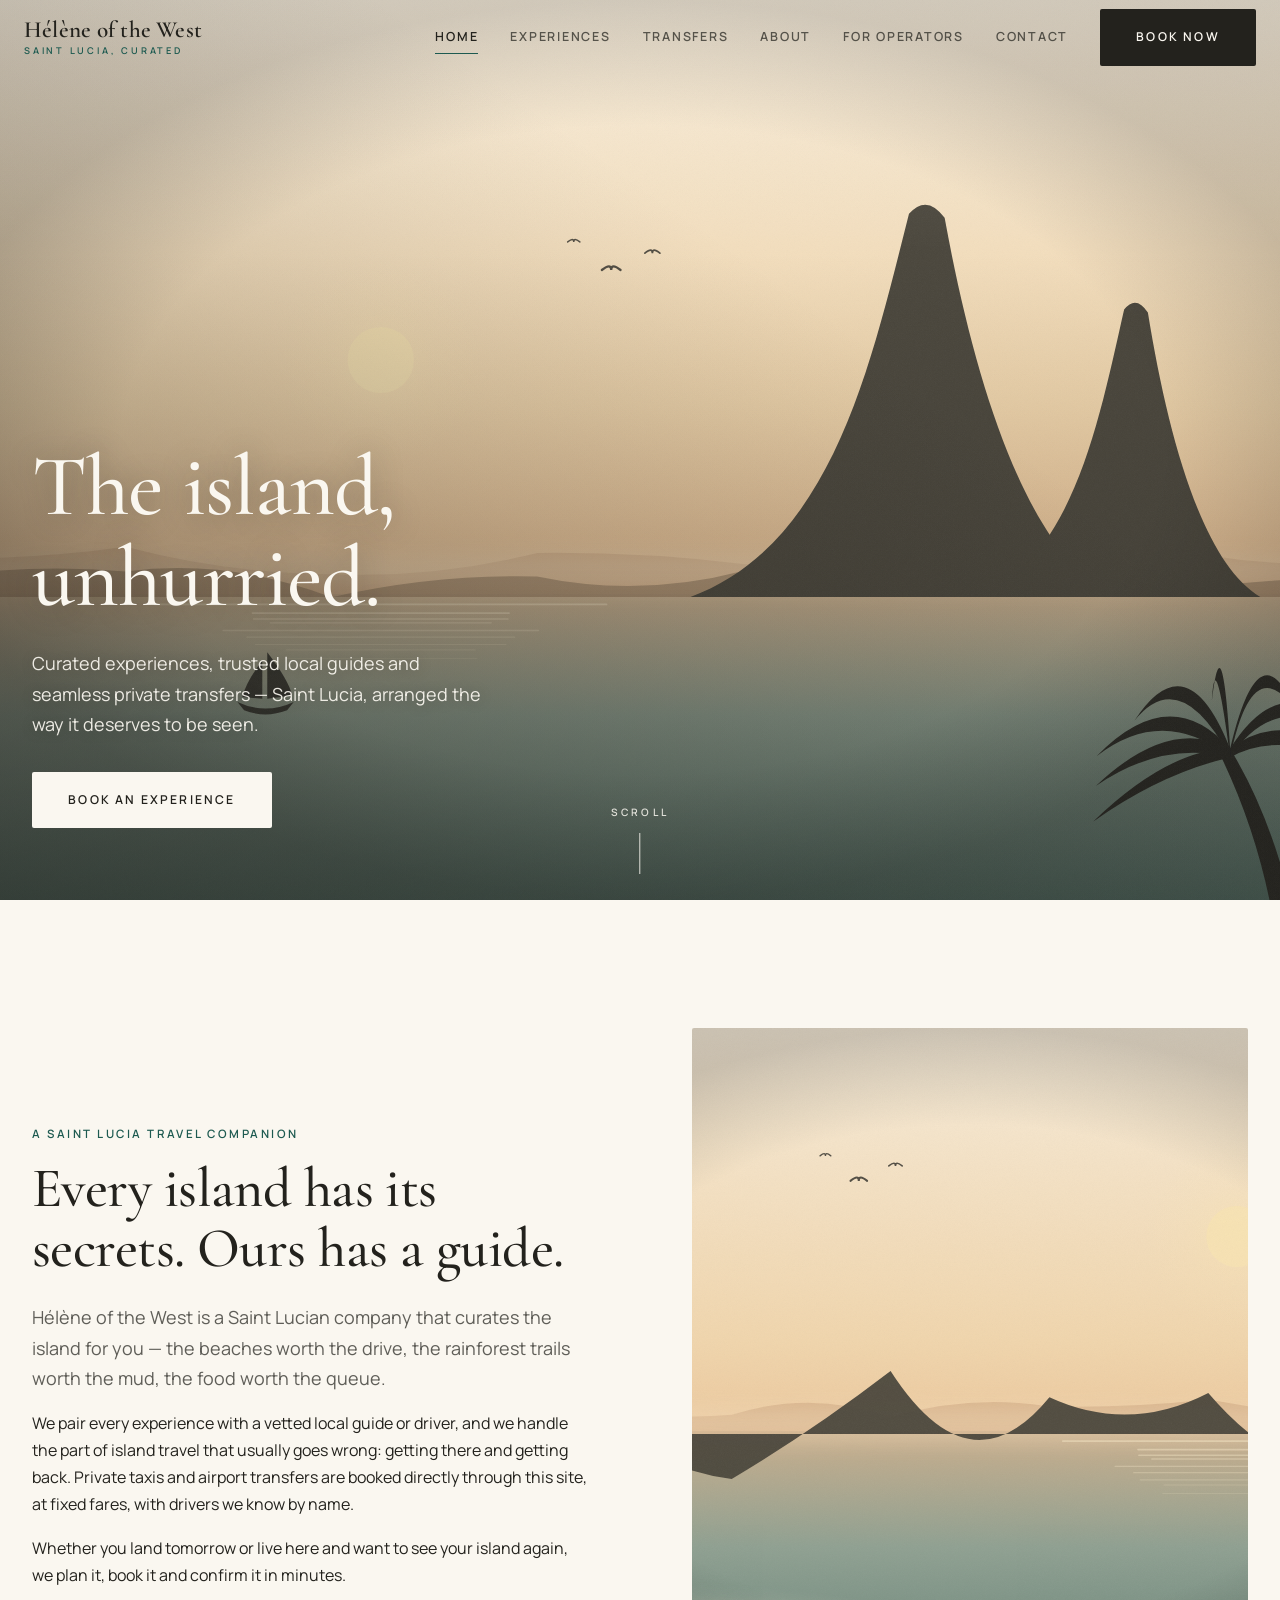
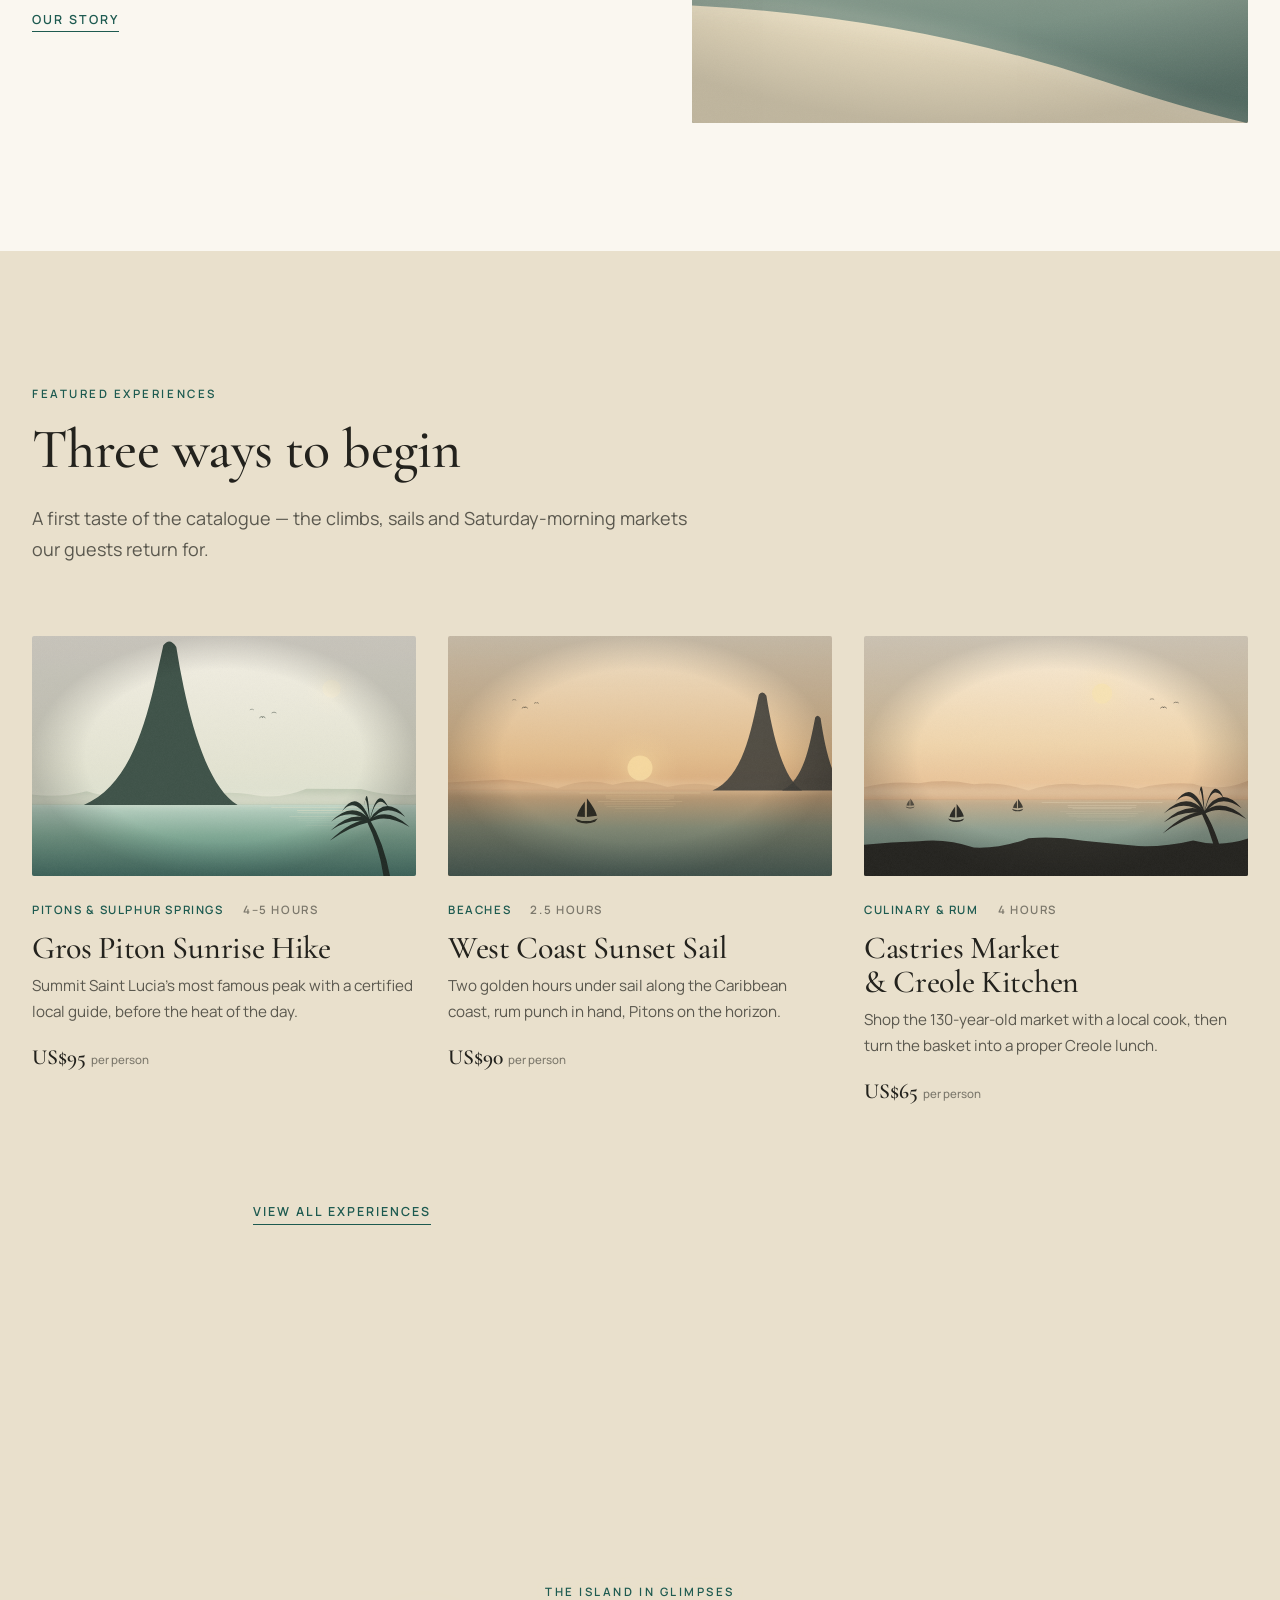
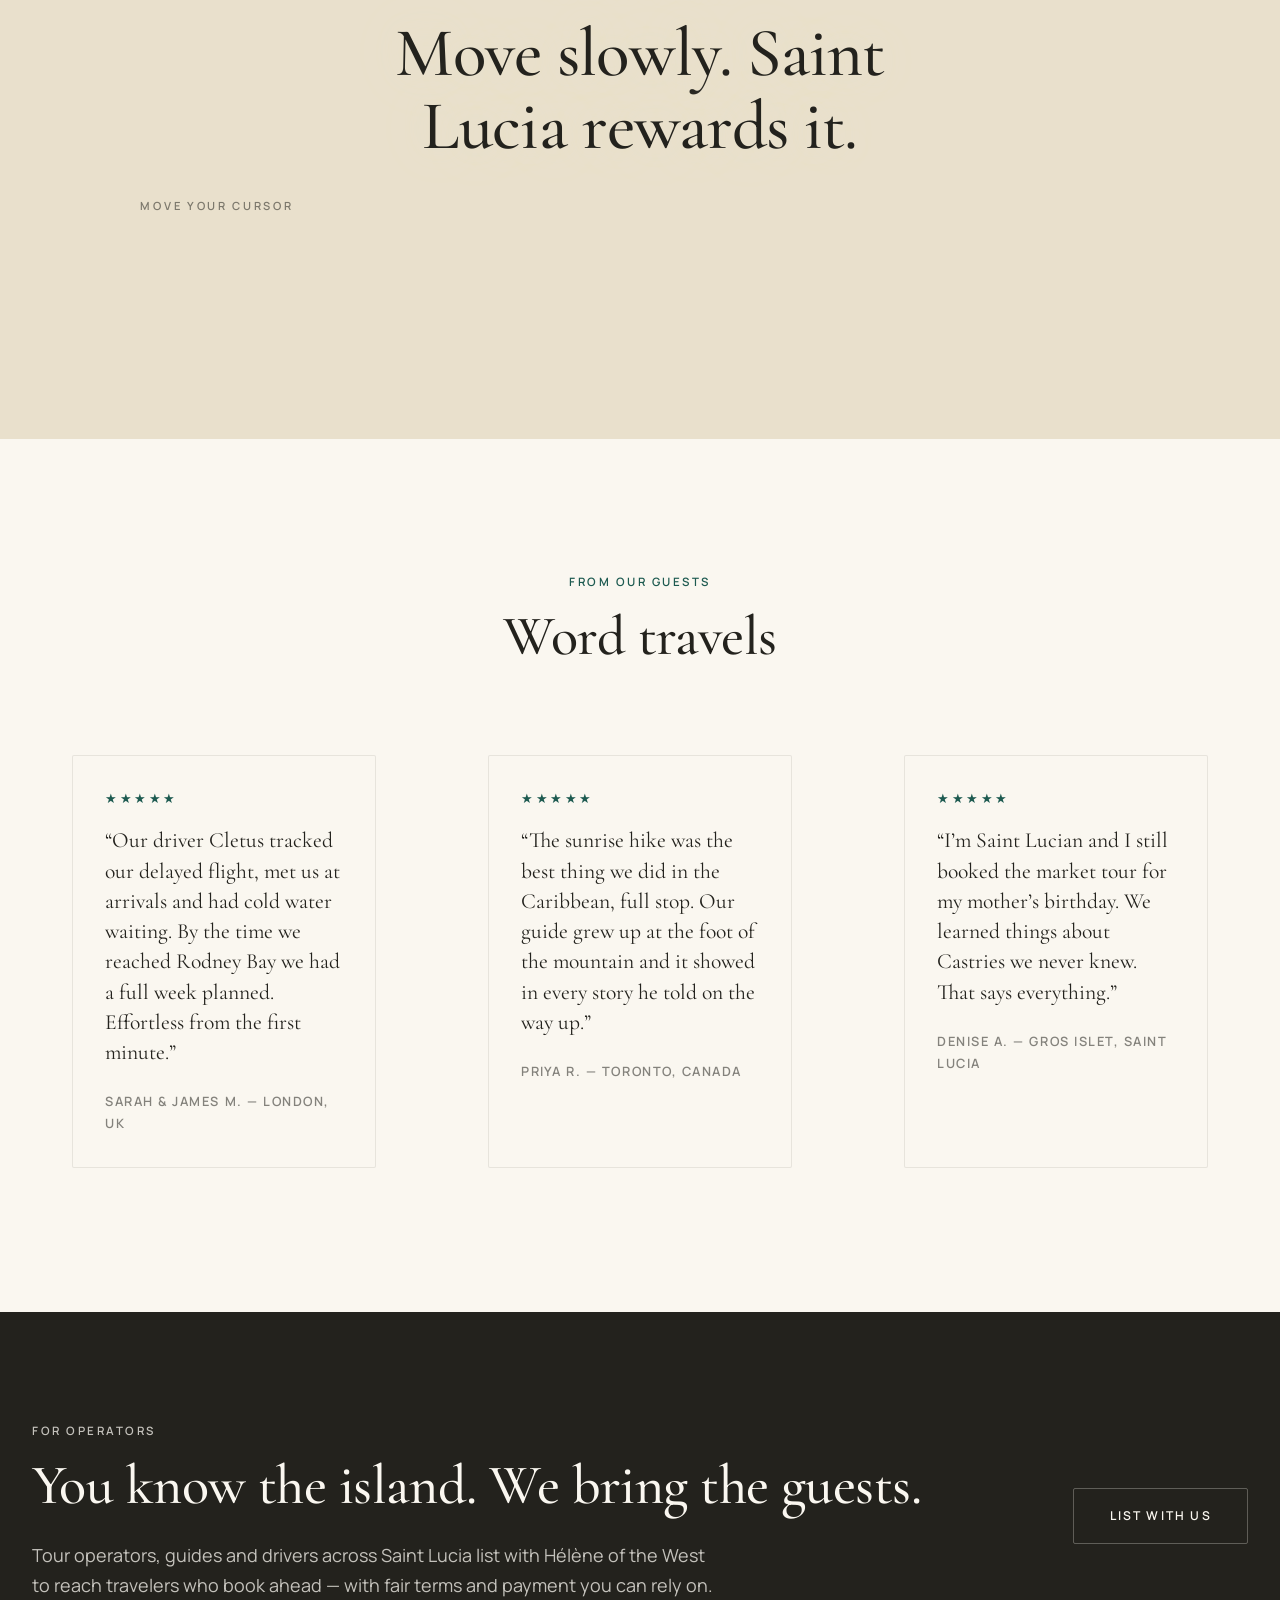
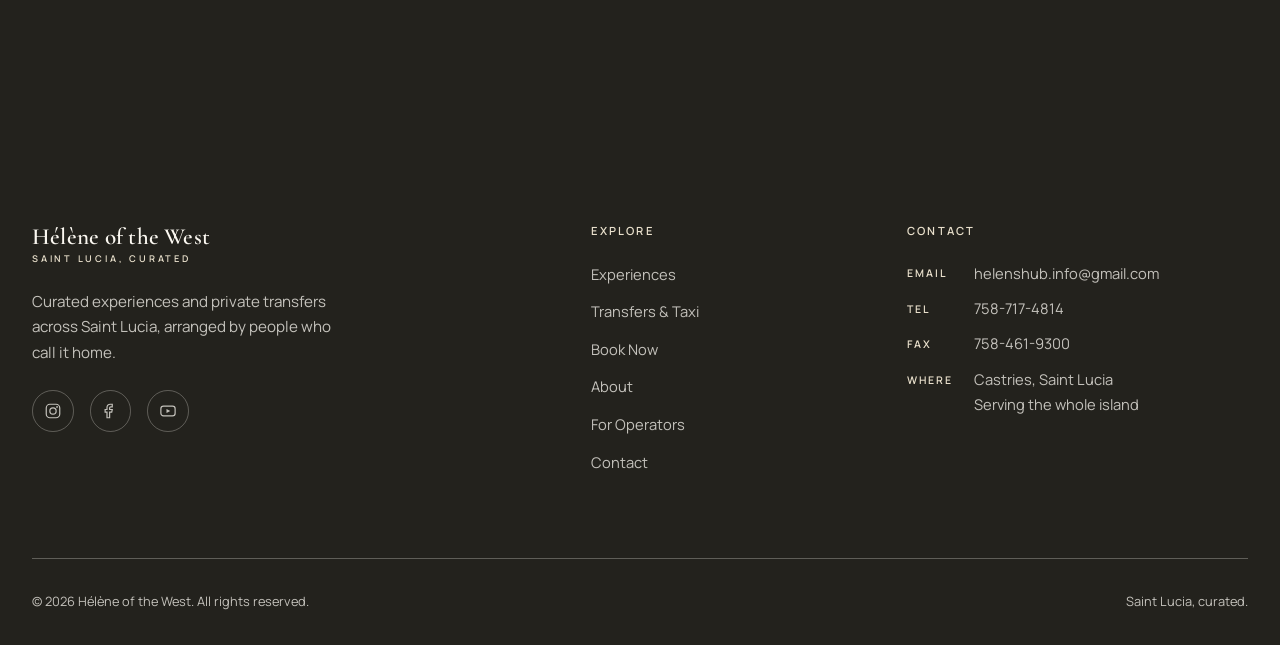
<file: index.html>
<!DOCTYPE html>
<html lang="en">
<head>
  <meta charset="UTF-8">
  <meta name="viewport" content="width=device-width, initial-scale=1">
  <title>Hélène of the West — Saint Lucia, curated</title>
  <meta name="description" content="Curated Saint Lucia experiences, trusted local guides and seamless private transfers. Beaches, rainforest, the Pitons and more — booked in minutes.">
  <link rel="icon" href="data:image/svg+xml,%3Csvg xmlns='http://www.w3.org/2000/svg' viewBox='0 0 32 32'%3E%3Crect width='32' height='32' fill='%2323221d'/%3E%3Cpath d='M6 26 L14 8 L20 26 M17 26 L23 13 L28 26' fill='none' stroke='%23faf7f0' stroke-width='2'/%3E%3C/svg%3E">
  <link rel="stylesheet" href="css/styles.css">
</head>
<body class="has-hero">
  <a class="skip-link" href="#main">Skip to content</a>

  <header class="site-header site-header--overlay">
    <div class="container container--wide">
      <a class="brand" href="index.html">Hélène of the West<small>Saint Lucia, curated</small></a>
      <button class="nav-toggle" aria-expanded="false" aria-controls="site-nav" aria-label="Open menu">
        <span></span><span></span><span></span>
      </button>
      <nav id="site-nav" class="site-nav" aria-label="Primary">
        <a href="index.html" aria-current="page">Home</a>
        <a href="experiences.html">Experiences</a>
        <a href="transfers.html">Transfers</a>
        <a href="about.html">About</a>
        <a href="operators.html">For Operators</a>
        <a href="contact.html">Contact</a>
        <a class="btn btn-primary" href="booking.html">Book Now</a>
      </nav>
    </div>
  </header>

  <main id="main">

    <!-- ============================================================ Hero -->
    <section class="hero" aria-label="Welcome">
      <div class="hero-media">
        <img src="assets/img/hero-pitons.svg" alt="The twin Pitons rising over a calm Caribbean bay at first light, a lone sailboat crossing the water" fetchpriority="high">
      </div>
      <div class="container hero-inner">
        <h1>The island, unhurried.</h1>
        <p class="lede">Curated experiences, trusted local guides and seamless private transfers — Saint Lucia, arranged the way it deserves to be seen.</p>
        <a class="btn btn-light" href="booking.html">Book an Experience</a>
      </div>
      <a class="scroll-cue" href="#intro">Scroll</a>
    </section>

    <!-- =================================================== Introduction -->
    <section class="section" id="intro">
      <div class="container">
        <div class="split">
          <div class="reveal">
            <p class="eyebrow">A Saint Lucia travel companion</p>
            <h2>Every island has its secrets. Ours has a guide.</h2>
            <p class="lede">Hélène of the West is a Saint Lucian company that curates the island for you — the beaches worth the drive, the rainforest trails worth the mud, the food worth the queue.</p>
            <p>We pair every experience with a vetted local guide or driver, and we handle the part of island travel that usually goes wrong: getting there and getting back. Private taxis and airport transfers are booked directly through this site, at fixed fares, with drivers we know by name.</p>
            <p>Whether you land tomorrow or live here and want to see your island again, we plan it, book it and confirm it in minutes.</p>
            <a class="text-link" href="about.html">Our story</a>
          </div>
          <figure class="reveal reveal-d1">
            <img src="assets/img/about-coast.svg" alt="A quiet cove on Saint Lucia's west coast at dawn, headland silhouetted against a golden sky">
          </figure>
        </div>
      </div>
    </section>

    <!-- =========================================== Featured experiences -->
    <section class="section section--sand" aria-labelledby="featured-title">
      <div class="container">
        <div class="section-head reveal">
          <p class="eyebrow">Featured experiences</p>
          <h2 id="featured-title">Three ways to begin</h2>
          <p class="lede">A first taste of the catalogue — the climbs, sails and Saturday-morning markets our guests return for.</p>
        </div>
        <div class="grid grid--3">
          <a class="card reveal" href="experience.html?id=gros-piton-hike">
            <div class="card-media"><img src="assets/img/gros-piton-hike.svg" alt="Gros Piton towering above hazy ridgelines under a bright morning sky"></div>
            <div class="card-body">
              <p class="card-meta"><span class="cat">Pitons &amp; Sulphur Springs</span><span>4–5 hours</span></p>
              <h3>Gros Piton Sunrise Hike</h3>
              <p class="card-desc">Summit Saint Lucia’s most famous peak with a certified local guide, before the heat of the day.</p>
              <p class="card-foot"><span class="price">US$95 <small>per person</small></span></p>
            </div>
          </a>
          <a class="card reveal reveal-d1" href="experience.html?id=sunset-cruise">
            <div class="card-media"><img src="assets/img/sunset-cruise.svg" alt="A catamaran under sail on gilded water as the sun sinks toward the horizon near the Pitons"></div>
            <div class="card-body">
              <p class="card-meta"><span class="cat">Beaches</span><span>2.5 hours</span></p>
              <h3>West Coast Sunset Sail</h3>
              <p class="card-desc">Two golden hours under sail along the Caribbean coast, rum punch in hand, Pitons on the horizon.</p>
              <p class="card-foot"><span class="price">US$90 <small>per person</small></span></p>
            </div>
          </a>
          <a class="card reveal reveal-d2" href="experience.html?id=castries-market">
            <div class="card-media"><img src="assets/img/castries-market.svg" alt="Fishing boats resting in Castries harbour in warm early light, hills behind the town"></div>
            <div class="card-body">
              <p class="card-meta"><span class="cat">Culinary &amp; Rum</span><span>4 hours</span></p>
              <h3>Castries Market &amp; Creole Kitchen</h3>
              <p class="card-desc">Shop the 130-year-old market with a local cook, then turn the basket into a proper Creole lunch.</p>
              <p class="card-foot"><span class="price">US$65 <small>per person</small></span></p>
            </div>
          </a>
        </div>
        <p class="center reveal" style="margin-top: var(--s-6);">
          <a class="text-link" href="experiences.html">View all experiences</a>
        </p>
      </div>
    </section>

    <!-- ================================================== Gallery trail -->
    <section
      class="trail"
      aria-label="A gallery of Saint Lucia scenes"
      data-trail='["assets/img/sugar-beach.svg","assets/img/rainforest-waterfall.svg","assets/img/sunset-cruise.svg","assets/img/fish-fry.svg","assets/img/pigeon-island.svg","assets/img/sulphur-springs.svg","assets/img/reef-snorkel.svg","assets/img/rum-distillery.svg","assets/img/tet-paul.svg","assets/img/about-village.svg"]'>
      <div class="trail-statement container">
        <p class="eyebrow">The island in glimpses</p>
        <h2>Move slowly. Saint Lucia rewards it.</h2>
      </div>
      <p class="trail-hint" aria-hidden="true">Move your cursor</p>
      <div class="trail-fallback" aria-hidden="true">
        <img src="assets/img/sugar-beach.svg" alt="">
        <img src="assets/img/rainforest-waterfall.svg" alt="">
        <img src="assets/img/sunset-cruise.svg" alt="">
        <img src="assets/img/fish-fry.svg" alt="">
        <img src="assets/img/pigeon-island.svg" alt="">
        <img src="assets/img/sulphur-springs.svg" alt="">
      </div>
    </section>

    <!-- ======================================================== Reviews -->
    <section class="section" aria-labelledby="reviews-title">
      <div class="container">
        <div class="section-head section-head--center reveal">
          <p class="eyebrow">From our guests</p>
          <h2 id="reviews-title">Word travels</h2>
        </div>
        <div class="grid grid--3">
          <figure class="review reveal">
            <p class="stars" aria-label="Rated five out of five">★★★★★</p>
            <blockquote>“Our driver Cletus tracked our delayed flight, met us at arrivals and had cold water waiting. By the time we reached Rodney Bay we had a full week planned. Effortless from the first minute.”</blockquote>
            <figcaption>Sarah &amp; James M. — London, UK</figcaption>
          </figure>
          <figure class="review reveal reveal-d1">
            <p class="stars" aria-label="Rated five out of five">★★★★★</p>
            <blockquote>“The sunrise hike was the best thing we did in the Caribbean, full stop. Our guide grew up at the foot of the mountain and it showed in every story he told on the way up.”</blockquote>
            <figcaption>Priya R. — Toronto, Canada</figcaption>
          </figure>
          <figure class="review reveal reveal-d2">
            <p class="stars" aria-label="Rated five out of five">★★★★★</p>
            <blockquote>“I’m Saint Lucian and I still booked the market tour for my mother’s birthday. We learned things about Castries we never knew. That says everything.”</blockquote>
            <figcaption>Denise A. — Gros Islet, Saint Lucia</figcaption>
          </figure>
        </div>
      </div>
    </section>

    <!-- ================================================= Operator band -->
    <section class="section--dark band" aria-labelledby="operators-title">
      <div class="container band-inner">
        <div class="reveal">
          <p class="eyebrow">For operators</p>
          <h2 id="operators-title" class="mb-0">You know the island. We bring the guests.</h2>
          <p class="lede" style="margin-top: var(--s-3);">Tour operators, guides and drivers across Saint Lucia list with Hélène of the West to reach travelers who book ahead — with fair terms and payment you can rely on.</p>
        </div>
        <div class="reveal reveal-d1">
          <a class="btn btn-ghost" href="operators.html">List With Us</a>
        </div>
      </div>
    </section>

  </main>

  <!-- ========================================================== Footer -->
  <footer class="site-footer">
    <div class="container">
      <div class="footer-grid">
        <div>
          <a class="brand" href="index.html">Hélène of the West<small>Saint Lucia, curated</small></a>
          <p class="footer-tag">Curated experiences and private transfers across Saint Lucia, arranged by people who call it home.</p>
          <div class="social">
            <a href="https://www.instagram.com" aria-label="Hélène of the West on Instagram">
              <svg width="18" height="18" viewBox="0 0 24 24" fill="none" stroke="currentColor" stroke-width="1.6" aria-hidden="true"><rect x="3" y="3" width="18" height="18" rx="5"/><circle cx="12" cy="12" r="4.2"/><circle cx="17.4" cy="6.6" r="1.2" fill="currentColor" stroke="none"/></svg>
            </a>
            <a href="https://www.facebook.com" aria-label="Hélène of the West on Facebook">
              <svg width="18" height="18" viewBox="0 0 24 24" fill="none" stroke="currentColor" stroke-width="1.6" aria-hidden="true"><path d="M15 3h-2.5A4.5 4.5 0 0 0 8 7.5V10H5.5v3.5H8V21h3.5v-7.5h2.8l.7-3.5h-3.5V8c0-1 .5-1.5 1.5-1.5H15Z"/></svg>
            </a>
            <a href="https://www.youtube.com" aria-label="Hélène of the West on YouTube">
              <svg width="18" height="18" viewBox="0 0 24 24" fill="none" stroke="currentColor" stroke-width="1.6" aria-hidden="true"><rect x="2.5" y="5.5" width="19" height="13" rx="3.5"/><path d="M10 9.2v5.6l5-2.8Z" fill="currentColor" stroke="none"/></svg>
            </a>
          </div>
        </div>
        <nav aria-label="Footer">
          <h3 class="footer-head">Explore</h3>
          <ul class="footer-nav">
            <li><a href="experiences.html">Experiences</a></li>
            <li><a href="transfers.html">Transfers &amp; Taxi</a></li>
            <li><a href="booking.html">Book Now</a></li>
            <li><a href="about.html">About</a></li>
            <li><a href="operators.html">For Operators</a></li>
            <li><a href="contact.html">Contact</a></li>
          </ul>
        </nav>
        <div>
          <h3 class="footer-head">Contact</h3>
          <ul class="footer-contact">
            <li><span class="k">Email</span><a href="mailto:helenshub.info@gmail.com">helenshub.info@gmail.com</a></li>
            <li><span class="k">Tel</span><a href="tel:+17587174814">758-717-4814</a></li>
            <li><span class="k">Fax</span><span>758-461-9300</span></li>
            <li><span class="k">Where</span><span>Castries, Saint Lucia<br>Serving the whole island</span></li>
          </ul>
        </div>
      </div>
      <div class="footer-base">
        <p class="mb-0">© <span data-year>2026</span> Hélène of the West. All rights reserved.</p>
        <p class="mb-0">Saint Lucia, curated.</p>
      </div>
    </div>
  </footer>

  <script src="js/main.js"></script>
</body>
</html>
</file>
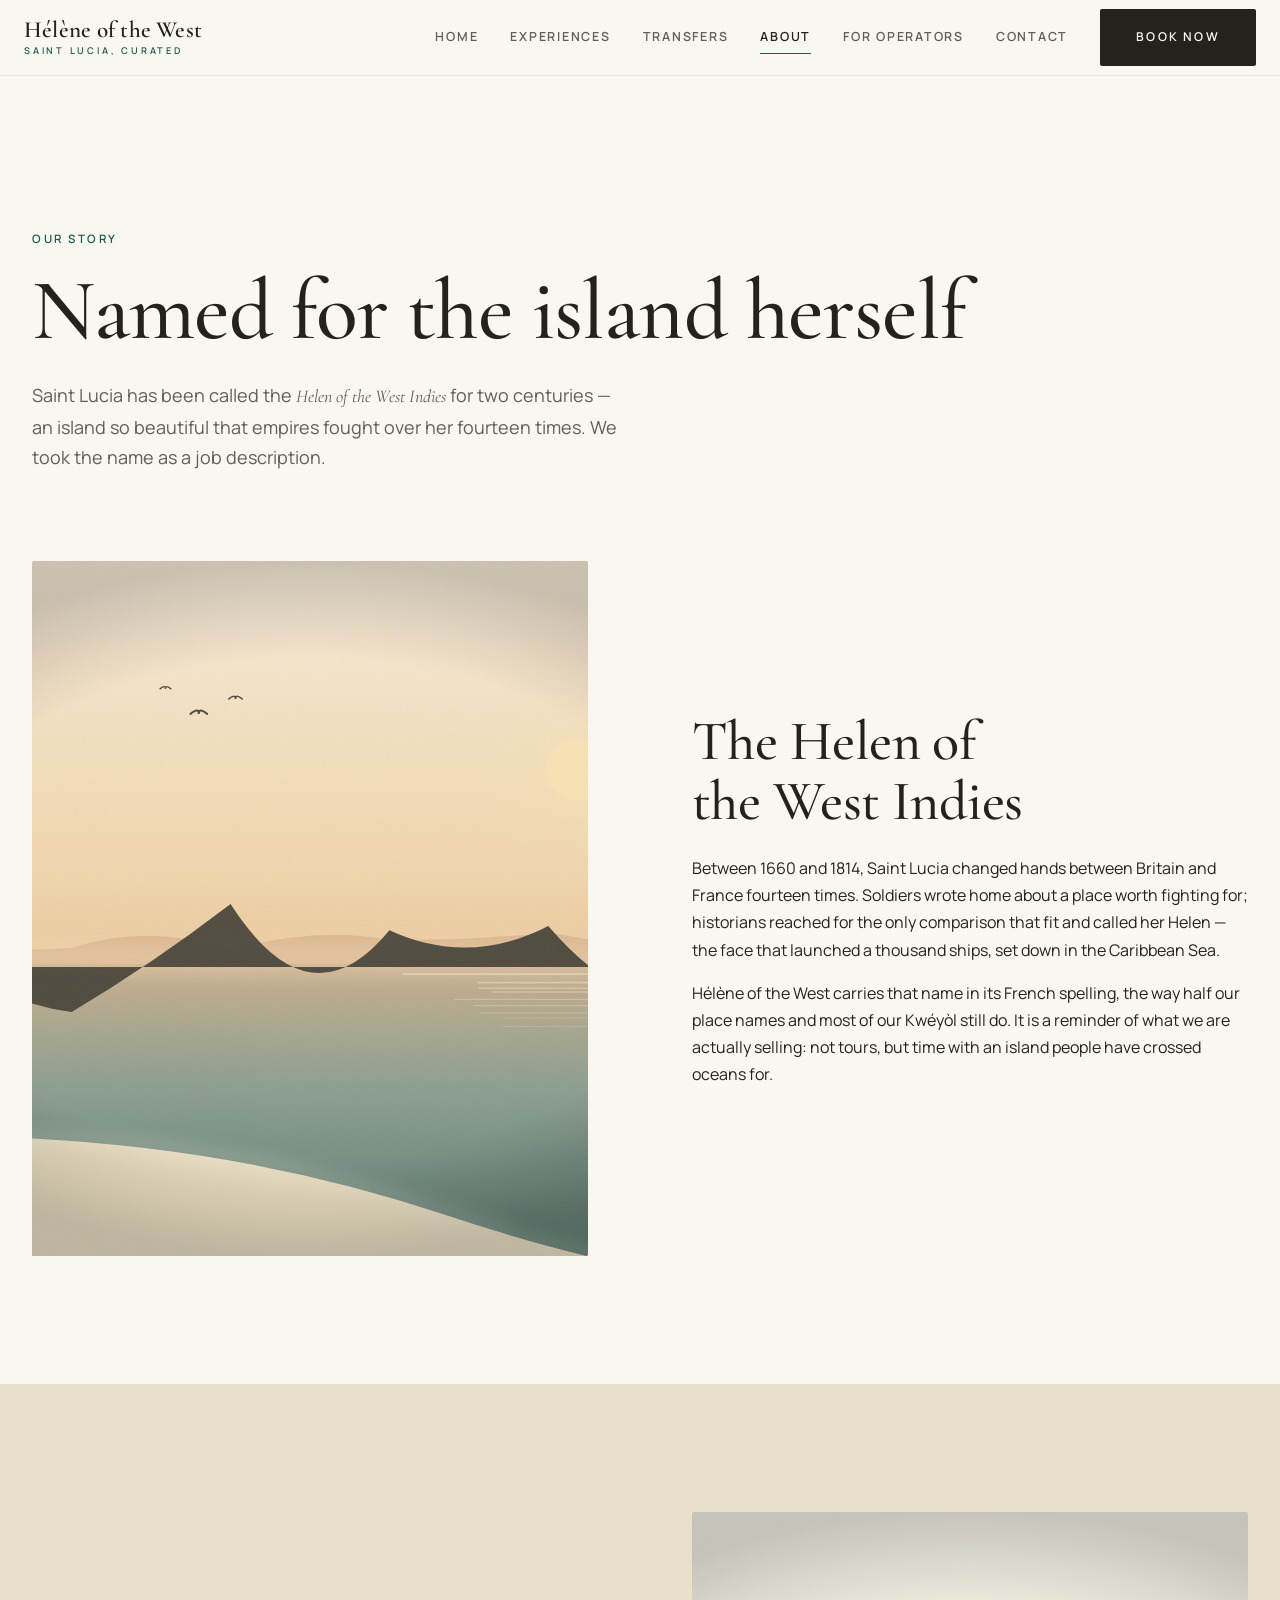
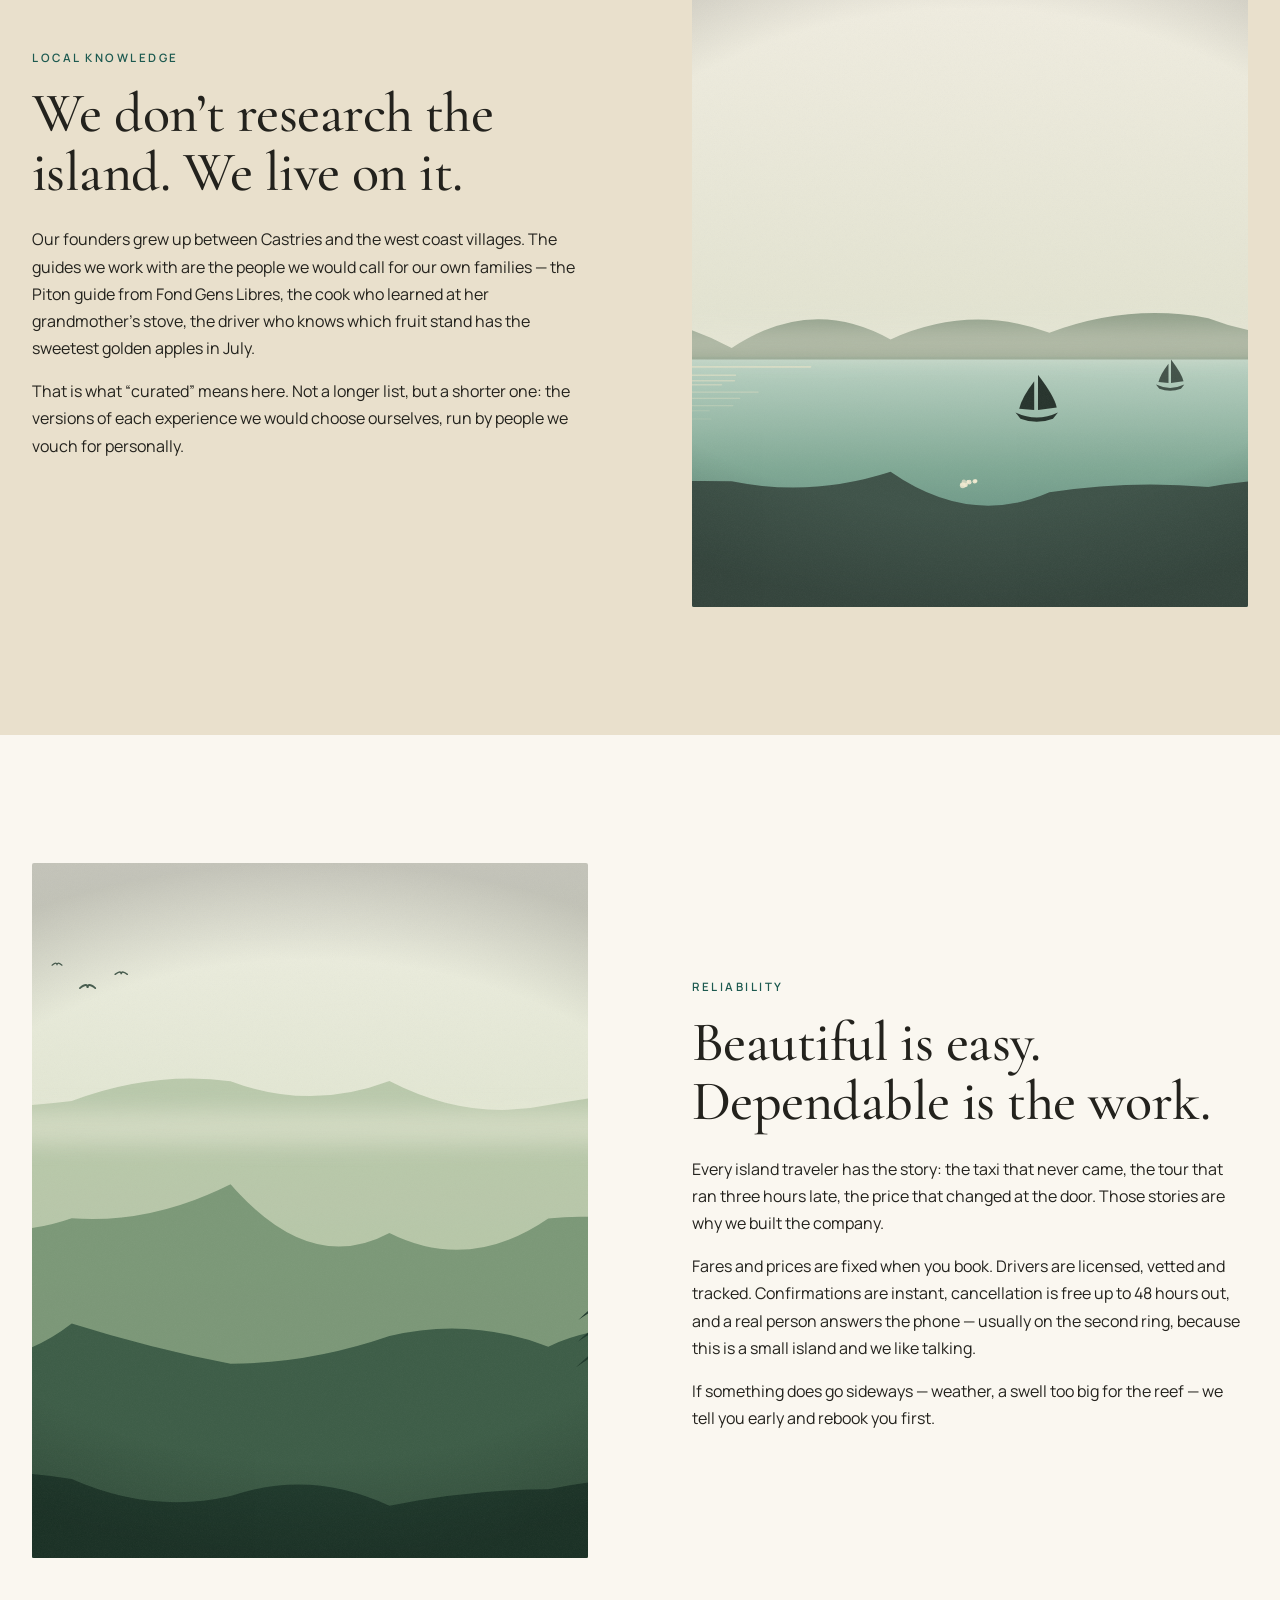
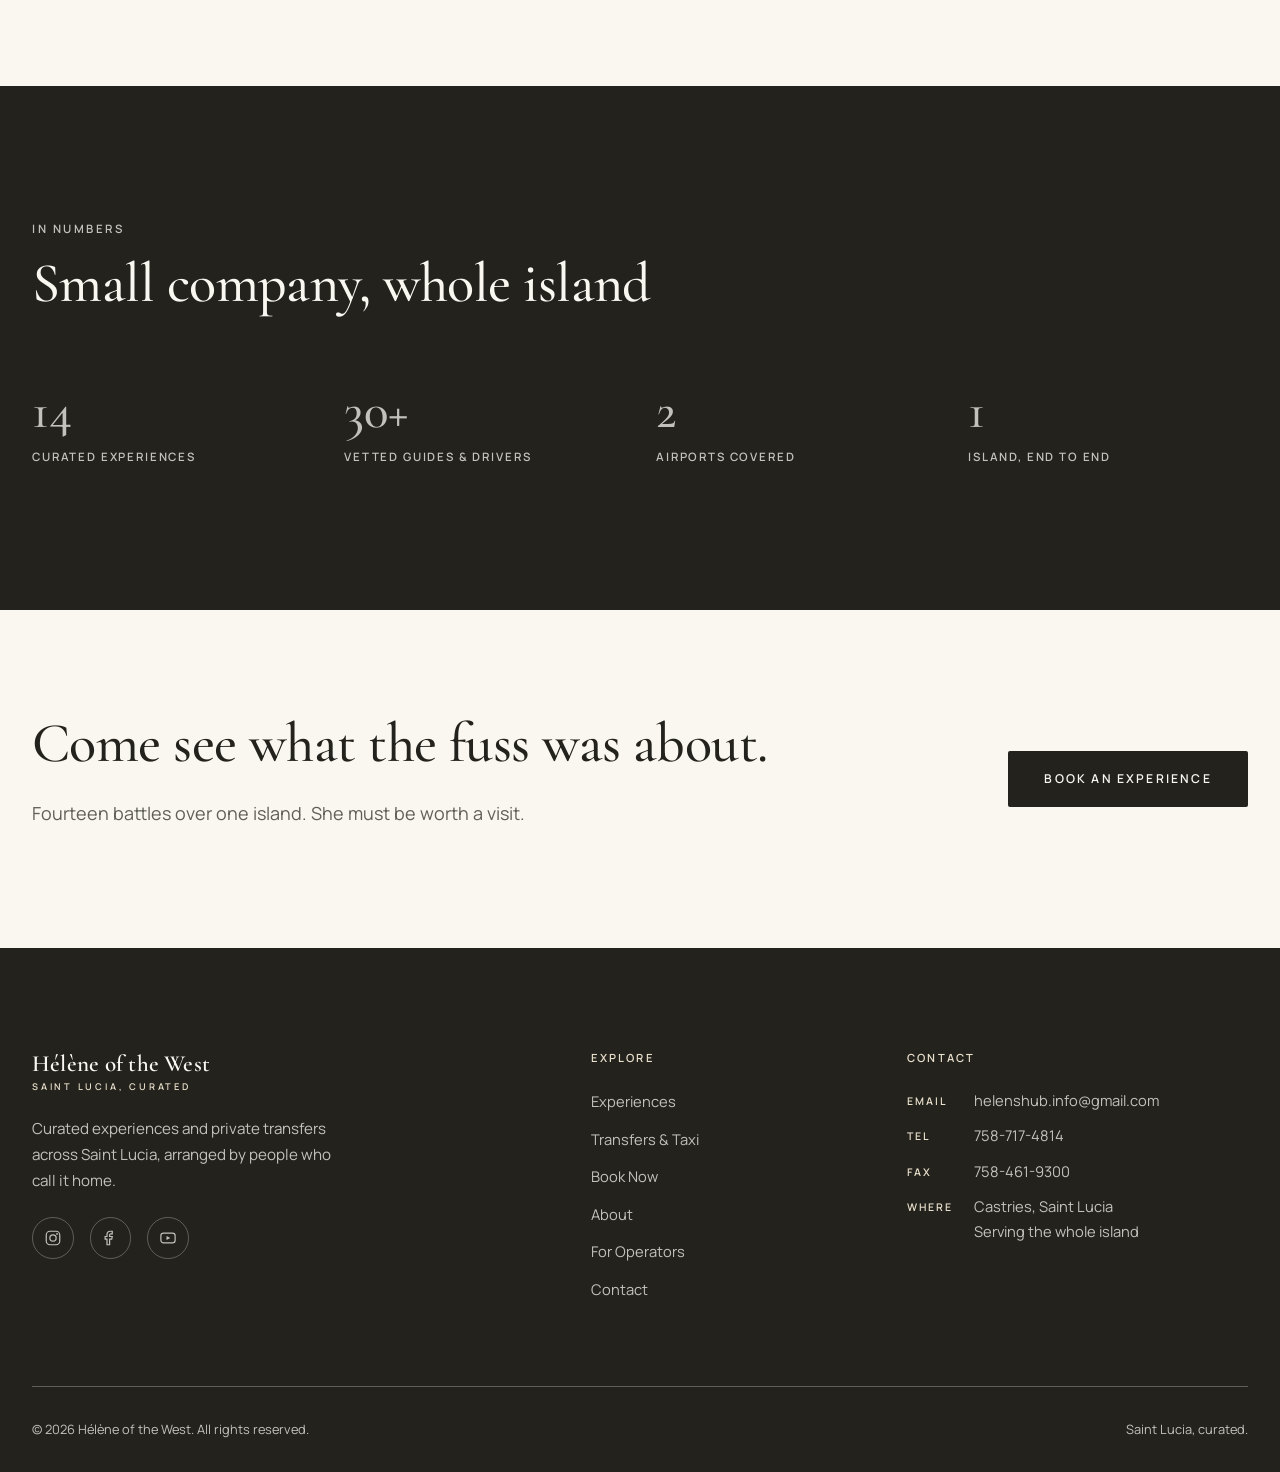
<file: about.html>
<!DOCTYPE html>
<html lang="en">
<head>
  <meta charset="UTF-8">
  <meta name="viewport" content="width=device-width, initial-scale=1">
  <title>About — Hélène of the West</title>
  <meta name="description" content="Saint Lucia is called the Helen of the West Indies. Hélène of the West is a local company curating the island's experiences and transfers with knowledge you can only get by living here.">
  <link rel="icon" href="data:image/svg+xml,%3Csvg xmlns='http://www.w3.org/2000/svg' viewBox='0 0 32 32'%3E%3Crect width='32' height='32' fill='%2323221d'/%3E%3Cpath d='M6 26 L14 8 L20 26 M17 26 L23 13 L28 26' fill='none' stroke='%23faf7f0' stroke-width='2'/%3E%3C/svg%3E">
  <link rel="stylesheet" href="css/styles.css">
</head>
<body>
  <a class="skip-link" href="#main">Skip to content</a>

  <header class="site-header">
    <div class="container container--wide">
      <a class="brand" href="index.html">Hélène of the West<small>Saint Lucia, curated</small></a>
      <button class="nav-toggle" aria-expanded="false" aria-controls="site-nav" aria-label="Open menu">
        <span></span><span></span><span></span>
      </button>
      <nav id="site-nav" class="site-nav" aria-label="Primary">
        <a href="index.html">Home</a>
        <a href="experiences.html">Experiences</a>
        <a href="transfers.html">Transfers</a>
        <a href="about.html" aria-current="page">About</a>
        <a href="operators.html">For Operators</a>
        <a href="contact.html">Contact</a>
        <a class="btn btn-primary" href="booking.html">Book Now</a>
      </nav>
    </div>
  </header>

  <main id="main">
    <section class="page-hero">
      <div class="container">
        <p class="eyebrow reveal">Our story</p>
        <h1 class="reveal">Named for the island herself</h1>
        <p class="lede reveal reveal-d1">Saint Lucia has been called the <em class="serif-i">Helen of the West Indies</em> for two centuries — an island so beautiful that empires fought over her fourteen times. We took the name as a job description.</p>
      </div>
    </section>

    <section class="section" style="padding-top: 0;">
      <div class="container">
        <div class="split">
          <figure class="reveal">
            <img src="assets/img/about-coast.svg" alt="A quiet cove on Saint Lucia's west coast at dawn, headland silhouetted against a golden sky">
          </figure>
          <div class="reveal reveal-d1">
            <h2>The Helen of the West Indies</h2>
            <p>Between 1660 and 1814, Saint Lucia changed hands between Britain and France fourteen times. Soldiers wrote home about a place worth fighting for; historians reached for the only comparison that fit and called her Helen — the face that launched a thousand ships, set down in the Caribbean Sea.</p>
            <p>Hélène of the West carries that name in its French spelling, the way half our place names and most of our Kwéyòl still do. It is a reminder of what we are actually selling: not tours, but time with an island people have crossed oceans for.</p>
          </div>
        </div>
      </div>
    </section>

    <section class="section section--sand">
      <div class="container">
        <div class="split split--flip">
          <figure class="reveal">
            <img src="assets/img/about-village.svg" alt="Fishing boats moored off a west coast village, morning light on the hills behind">
          </figure>
          <div class="reveal reveal-d1">
            <p class="eyebrow">Local knowledge</p>
            <h2>We don’t research the island. We live on it.</h2>
            <p>Our founders grew up between Castries and the west coast villages. The guides we work with are the people we would call for our own families — the Piton guide from Fond Gens Libres, the cook who learned at her grandmother’s stove, the driver who knows which fruit stand has the sweetest golden apples in July.</p>
            <p>That is what “curated” means here. Not a longer list, but a shorter one: the versions of each experience we would choose ourselves, run by people we vouch for personally.</p>
          </div>
        </div>
      </div>
    </section>

    <section class="section">
      <div class="container">
        <div class="split">
          <figure class="reveal">
            <img src="assets/img/about-ridge.svg" alt="Mist drifting through layered rainforest ridges in the island's green interior">
          </figure>
          <div class="reveal reveal-d1">
            <p class="eyebrow">Reliability</p>
            <h2>Beautiful is easy. Dependable is the work.</h2>
            <p>Every island traveler has the story: the taxi that never came, the tour that ran three hours late, the price that changed at the door. Those stories are why we built the company.</p>
            <p>Fares and prices are fixed when you book. Drivers are licensed, vetted and tracked. Confirmations are instant, cancellation is free up to 48 hours out, and a real person answers the phone — usually on the second ring, because this is a small island and we like talking.</p>
            <p>If something does go sideways — weather, a swell too big for the reef — we tell you early and rebook you first.</p>
          </div>
        </div>
      </div>
    </section>

    <section class="section section--dark" aria-labelledby="numbers-title">
      <div class="container">
        <div class="section-head reveal">
          <p class="eyebrow">In numbers</p>
          <h2 id="numbers-title">Small company, whole island</h2>
        </div>
        <div class="stats">
          <div class="reveal"><p class="n mb-0">14</p><p class="l">curated experiences</p></div>
          <div class="reveal reveal-d1"><p class="n mb-0">30+</p><p class="l">vetted guides &amp; drivers</p></div>
          <div class="reveal reveal-d2"><p class="n mb-0">2</p><p class="l">airports covered</p></div>
          <div class="reveal reveal-d3"><p class="n mb-0">1</p><p class="l">island, end to end</p></div>
        </div>
      </div>
    </section>

    <section class="band">
      <div class="container band-inner">
        <div class="reveal">
          <h2 class="mb-0">Come see what the fuss was about.</h2>
          <p class="lede" style="margin-top: var(--s-3);">Fourteen battles over one island. She must be worth a visit.</p>
        </div>
        <div class="reveal reveal-d1">
          <a class="btn btn-primary" href="booking.html">Book an Experience</a>
        </div>
      </div>
    </section>
  </main>

  <footer class="site-footer">
    <div class="container">
      <div class="footer-grid">
        <div>
          <a class="brand" href="index.html">Hélène of the West<small>Saint Lucia, curated</small></a>
          <p class="footer-tag">Curated experiences and private transfers across Saint Lucia, arranged by people who call it home.</p>
          <div class="social">
            <a href="https://www.instagram.com" aria-label="Hélène of the West on Instagram">
              <svg width="18" height="18" viewBox="0 0 24 24" fill="none" stroke="currentColor" stroke-width="1.6" aria-hidden="true"><rect x="3" y="3" width="18" height="18" rx="5"/><circle cx="12" cy="12" r="4.2"/><circle cx="17.4" cy="6.6" r="1.2" fill="currentColor" stroke="none"/></svg>
            </a>
            <a href="https://www.facebook.com" aria-label="Hélène of the West on Facebook">
              <svg width="18" height="18" viewBox="0 0 24 24" fill="none" stroke="currentColor" stroke-width="1.6" aria-hidden="true"><path d="M15 3h-2.5A4.5 4.5 0 0 0 8 7.5V10H5.5v3.5H8V21h3.5v-7.5h2.8l.7-3.5h-3.5V8c0-1 .5-1.5 1.5-1.5H15Z"/></svg>
            </a>
            <a href="https://www.youtube.com" aria-label="Hélène of the West on YouTube">
              <svg width="18" height="18" viewBox="0 0 24 24" fill="none" stroke="currentColor" stroke-width="1.6" aria-hidden="true"><rect x="2.5" y="5.5" width="19" height="13" rx="3.5"/><path d="M10 9.2v5.6l5-2.8Z" fill="currentColor" stroke="none"/></svg>
            </a>
          </div>
        </div>
        <nav aria-label="Footer">
          <h3 class="footer-head">Explore</h3>
          <ul class="footer-nav">
            <li><a href="experiences.html">Experiences</a></li>
            <li><a href="transfers.html">Transfers &amp; Taxi</a></li>
            <li><a href="booking.html">Book Now</a></li>
            <li><a href="about.html">About</a></li>
            <li><a href="operators.html">For Operators</a></li>
            <li><a href="contact.html">Contact</a></li>
          </ul>
        </nav>
        <div>
          <h3 class="footer-head">Contact</h3>
          <ul class="footer-contact">
            <li><span class="k">Email</span><a href="mailto:helenshub.info@gmail.com">helenshub.info@gmail.com</a></li>
            <li><span class="k">Tel</span><a href="tel:+17587174814">758-717-4814</a></li>
            <li><span class="k">Fax</span><span>758-461-9300</span></li>
            <li><span class="k">Where</span><span>Castries, Saint Lucia<br>Serving the whole island</span></li>
          </ul>
        </div>
      </div>
      <div class="footer-base">
        <p class="mb-0">© <span data-year>2026</span> Hélène of the West. All rights reserved.</p>
        <p class="mb-0">Saint Lucia, curated.</p>
      </div>
    </div>
  </footer>

  <script src="js/main.js"></script>
</body>
</html>
</file>
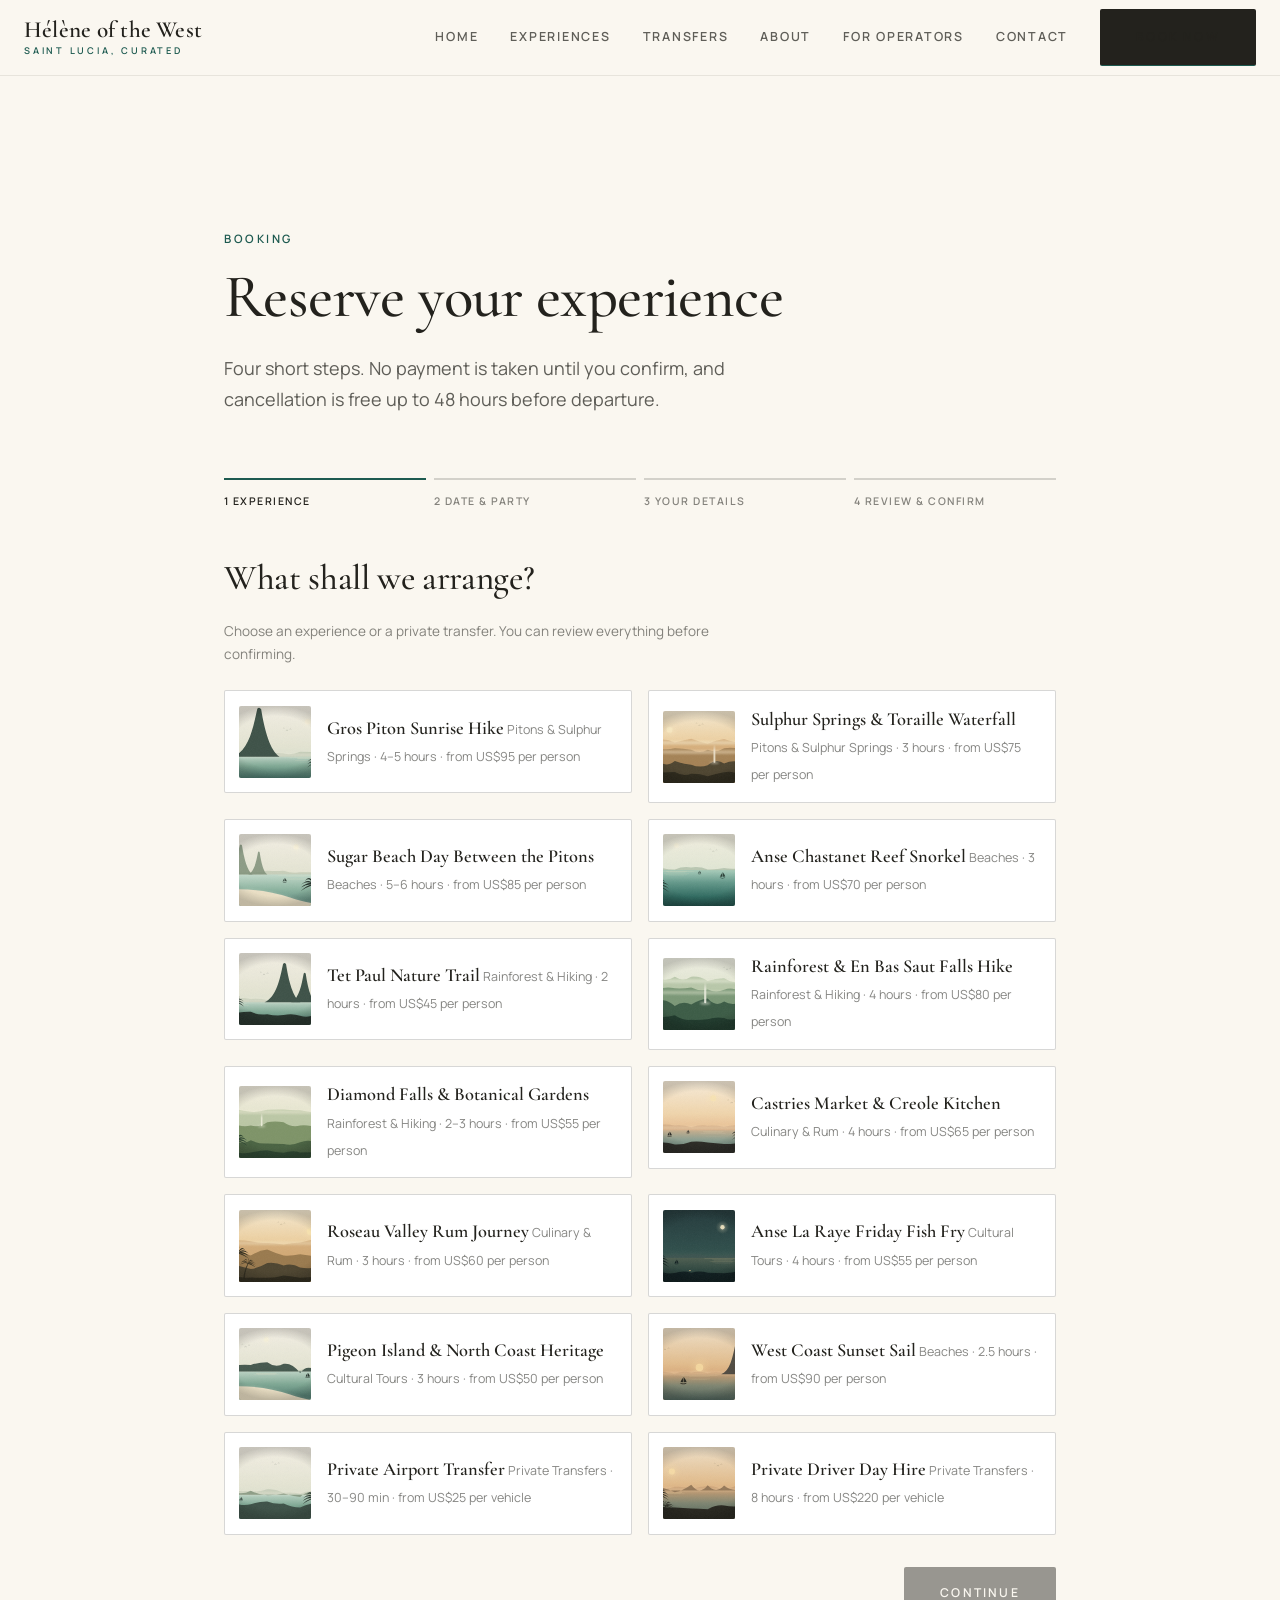
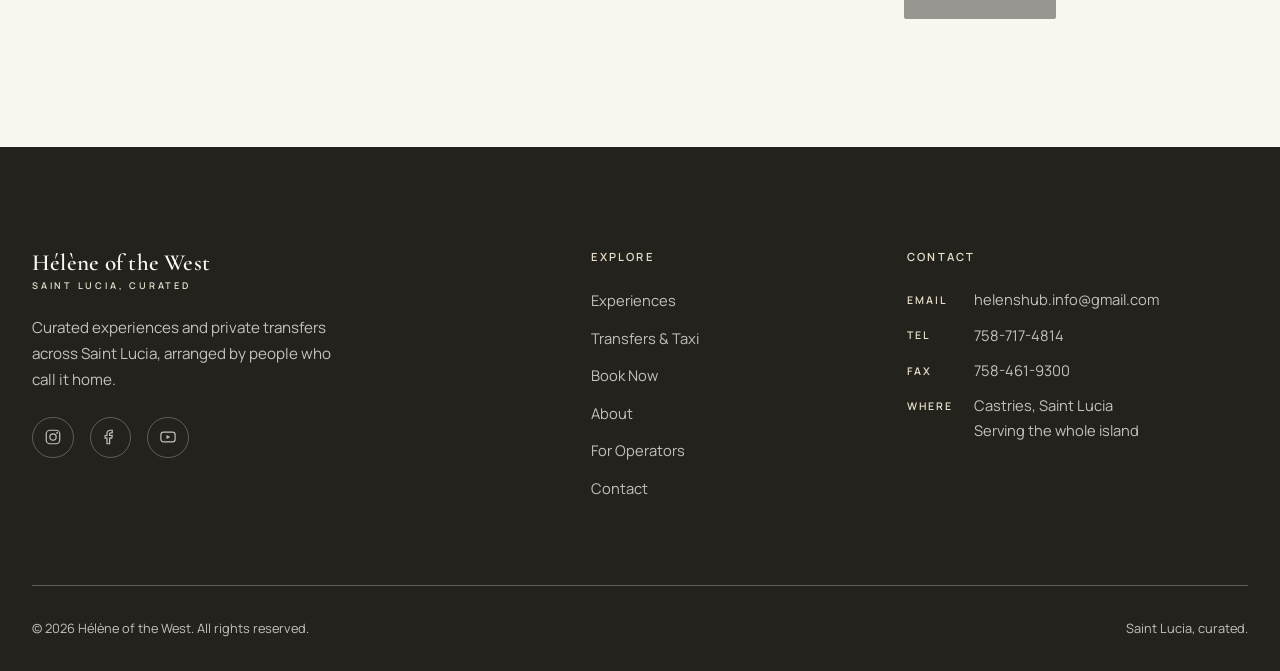
<file: booking.html>
<!DOCTYPE html>
<html lang="en">
<head>
  <meta charset="UTF-8">
  <meta name="viewport" content="width=device-width, initial-scale=1">
  <title>Book — Hélène of the West</title>
  <meta name="description" content="Book a Saint Lucia experience or private transfer with Hélène of the West. Instant confirmation, secure payment, verified local guides and drivers.">
  <link rel="icon" href="data:image/svg+xml,%3Csvg xmlns='http://www.w3.org/2000/svg' viewBox='0 0 32 32'%3E%3Crect width='32' height='32' fill='%2323221d'/%3E%3Cpath d='M6 26 L14 8 L20 26 M17 26 L23 13 L28 26' fill='none' stroke='%23faf7f0' stroke-width='2'/%3E%3C/svg%3E">
  <link rel="stylesheet" href="css/styles.css">
</head>
<body>
  <a class="skip-link" href="#main">Skip to content</a>

  <header class="site-header">
    <div class="container container--wide">
      <a class="brand" href="index.html">Hélène of the West<small>Saint Lucia, curated</small></a>
      <button class="nav-toggle" aria-expanded="false" aria-controls="site-nav" aria-label="Open menu">
        <span></span><span></span><span></span>
      </button>
      <nav id="site-nav" class="site-nav" aria-label="Primary">
        <a href="index.html">Home</a>
        <a href="experiences.html">Experiences</a>
        <a href="transfers.html">Transfers</a>
        <a href="about.html">About</a>
        <a href="operators.html">For Operators</a>
        <a href="contact.html">Contact</a>
        <a class="btn btn-primary" href="booking.html" aria-current="page">Book Now</a>
      </nav>
    </div>
  </header>

  <main id="main">
    <section class="page-hero" style="padding-bottom: var(--s-4);">
      <div class="container container--narrow">
        <p class="eyebrow">Booking</p>
        <h1 style="font-size: clamp(2.4rem, 5vw, 3.8rem);">Reserve your experience</h1>
        <p class="lede">Four short steps. No payment is taken until you confirm, and cancellation is free up to 48 hours before departure.</p>
      </div>
    </section>

    <section class="section" style="padding-top: 0;">
      <div class="container container--narrow">

        <ol class="book-progress" data-progress aria-label="Booking progress">
          <li class="is-active">1 <span>Experience</span></li>
          <li>2 <span>Date &amp; party</span></li>
          <li>3 <span>Your details</span></li>
          <li>4 <span>Review &amp; confirm</span></li>
        </ol>

        <form id="booking-form" name="booking" method="POST" data-netlify="true" novalidate>
          <!-- Netlify Forms: form-name is required for AJAX submissions.
               The empty hidden fields below only register JS-provided field
               names with Netlify at deploy time — their values are set in
               js/booking.js when the booking is submitted. -->
          <input type="hidden" name="form-name" value="booking">
          <input type="hidden" name="experience">
          <input type="hidden" name="total">
          <input type="hidden" name="reference">

          <!-- ============================================ Step 1: select -->
          <section class="book-step is-active" data-step="0" aria-label="Step 1: choose an experience or transfer">
            <h2 style="font-size: clamp(1.6rem, 3vw, 2.2rem);">What shall we arrange?</h2>
            <p class="form-note" style="margin-bottom: var(--s-3);">Choose an experience or a private transfer. You can review everything before confirming.</p>
            <div class="option-grid" data-experience-options role="radiogroup" aria-label="Experience">
              <!-- Options rendered from js/data.js -->
            </div>
            <p class="error" data-step-error="0" role="alert"></p>
            <div class="book-nav">
              <span></span>
              <button type="button" class="btn btn-primary" data-next disabled>Continue</button>
            </div>
          </section>

          <!-- ===================================== Step 2: date & party -->
          <section class="book-step" data-step="1" aria-label="Step 2: date, time, guests and pickup" hidden>
            <h2 style="font-size: clamp(1.6rem, 3vw, 2.2rem);">When, and how many?</h2>
            <p class="form-note" data-selected-summary style="margin-bottom: var(--s-3);"></p>
            <div class="form-grid">
              <div class="field">
                <label for="bk-date">Date</label>
                <input type="date" id="bk-date" name="date" required>
                <p class="error" id="bk-date-error">Please choose a date from tomorrow onwards.</p>
              </div>
              <div class="field">
                <label for="bk-time">Departure time</label>
                <select id="bk-time" name="time" required>
                  <option value="">Select a time…</option>
                </select>
                <p class="error" id="bk-time-error">Please choose a departure time.</p>
              </div>
              <div class="field">
                <label for="bk-guests">Guests</label>
                <select id="bk-guests" name="guests" required>
                  <option value="">How many of you?</option>
                </select>
                <p class="error" id="bk-guests-error">Please tell us how many guests are coming.</p>
              </div>
              <div class="field" data-area-field>
                <label for="bk-area">Pickup area</label>
                <select id="bk-area" name="area" required>
                  <option value="">Where are you staying?</option>
                </select>
                <p class="error" id="bk-area-error">Please choose the area we should collect you from.</p>
              </div>
              <!-- Replaces the pickup area for transfers: the route sets the fare. -->
              <div class="field" data-route-field hidden>
                <label for="bk-route">Route</label>
                <select id="bk-route" name="route">
                  <option value="">Select your route…</option>
                </select>
                <p class="error" id="bk-route-error">Please choose your route so we can confirm the fare.</p>
              </div>
              <div class="field span-2">
                <label for="bk-pickup">Hotel, villa or pickup address</label>
                <input type="text" id="bk-pickup" name="pickup" required autocomplete="off" placeholder="e.g. Bay Gardens Beach Resort, Rodney Bay">
                <p class="error" id="bk-pickup-error">Please give us a hotel, villa or address so your driver can find you.</p>
              </div>
              <!-- Shown and required only for airport transfers, which include flight tracking. -->
              <div class="field span-2" data-flight-field hidden>
                <label for="bk-flight">Flight number</label>
                <input type="text" id="bk-flight" name="flight" autocomplete="off" placeholder="e.g. BA2157">
                <p class="error" id="bk-flight-error">Please give us your flight number so your driver can track the arrival.</p>
              </div>
            </div>
            <div class="book-nav">
              <button type="button" class="btn-back" data-back>← Back</button>
              <button type="button" class="btn btn-primary" data-next disabled>Continue</button>
            </div>
          </section>

          <!-- ======================================== Step 3: contact -->
          <section class="book-step" data-step="2" aria-label="Step 3: your contact details" hidden>
            <h2 style="font-size: clamp(1.6rem, 3vw, 2.2rem);">Who is this booking for?</h2>
            <p class="form-note" style="margin-bottom: var(--s-3);">Your confirmation and your driver’s details go to the email and phone below.</p>
            <div class="form-grid">
              <div class="field">
                <label for="bk-first">First name</label>
                <input type="text" id="bk-first" name="firstName" required autocomplete="given-name">
                <p class="error" id="bk-first-error">Please enter your first name.</p>
              </div>
              <div class="field">
                <label for="bk-last">Last name</label>
                <input type="text" id="bk-last" name="lastName" required autocomplete="family-name">
                <p class="error" id="bk-last-error">Please enter your last name.</p>
              </div>
              <div class="field">
                <label for="bk-email">Email</label>
                <input type="email" id="bk-email" name="email" required autocomplete="email" placeholder="you@example.com">
                <p class="error" id="bk-email-error">That email address doesn’t look complete — please check it.</p>
              </div>
              <div class="field">
                <label for="bk-phone">Phone <span class="opt">(WhatsApp preferred)</span></label>
                <input type="tel" id="bk-phone" name="phone" required autocomplete="tel" placeholder="+1 758 000 0000">
                <p class="error" id="bk-phone-error">Please enter a phone number of at least 7 digits.</p>
              </div>
              <div class="field span-2">
                <label for="bk-notes">Anything we should know? <span class="opt">(optional)</span></label>
                <textarea id="bk-notes" name="notes" placeholder="Dietary needs, mobility notes, a birthday worth mentioning…"></textarea>
              </div>
            </div>
            <div class="book-nav">
              <button type="button" class="btn-back" data-back>← Back</button>
              <button type="button" class="btn btn-primary" data-next disabled>Continue</button>
            </div>
          </section>

          <!-- ========================================= Step 4: review -->
          <section class="book-step" data-step="3" aria-label="Step 4: review and confirm" hidden>
            <h2 style="font-size: clamp(1.6rem, 3vw, 2.2rem);">One last look</h2>
            <div data-review>
              <!-- Review blocks rendered by js/booking.js -->
            </div>
            <div class="trust-strip" aria-label="Booking assurances">
              <span><svg width="16" height="16" viewBox="0 0 16 16" fill="none" stroke="currentColor" stroke-width="1.8" aria-hidden="true"><path d="M2.5 8.5l3.5 3.5 7.5-8"/></svg>Instant confirmation</span>
              <span><svg width="16" height="16" viewBox="0 0 16 16" fill="none" stroke="currentColor" stroke-width="1.6" aria-hidden="true"><rect x="3" y="7" width="10" height="6.5" rx="1"/><path d="M5.5 7V5a2.5 2.5 0 0 1 5 0v2"/></svg>Secure payment</span>
              <span><svg width="16" height="16" viewBox="0 0 16 16" fill="none" stroke="currentColor" stroke-width="1.6" aria-hidden="true"><path d="M8 1.5l5.5 2v4c0 3.4-2.3 5.9-5.5 7-3.2-1.1-5.5-3.6-5.5-7v-4Z"/><path d="M5.5 8l1.8 1.8L11 6"/></svg>Verified local drivers</span>
            </div>
            <p class="form-note">By confirming you agree to hold this booking. Payment is collected on the day or by secure link — whichever you prefer — and cancellation is free up to 48 hours before departure.</p>
            <p class="error" data-confirm-error role="alert"></p>
            <div class="book-nav">
              <button type="button" class="btn-back" data-back>← Back</button>
              <button type="submit" class="btn btn-primary" data-confirm>Confirm Booking</button>
            </div>
          </section>

          <!-- ============================================== Loading -->
          <section class="book-step center" data-step="loading" aria-live="polite" hidden>
            <div style="padding: var(--s-6) 0;">
              <div class="spinner" role="img" aria-label="Confirming your booking"></div>
              <h2 style="font-size: clamp(1.6rem, 3vw, 2.2rem);">Holding your place…</h2>
              <p class="form-note" style="margin-inline: auto;">We’re confirming availability with your guide. This takes a moment.</p>
            </div>
          </section>

          <!-- ========================================= Confirmation -->
          <section class="book-step center" data-step="done" aria-live="polite" hidden>
            <div class="form-success">
              <div class="tick" aria-hidden="true">
                <svg width="26" height="26" viewBox="0 0 24 24" fill="none" stroke="currentColor" stroke-width="2.4"><path d="M4 12.5l5.5 5.5L20 6.5"/></svg>
              </div>
              <p class="eyebrow">Booking confirmed</p>
              <h2 data-conf-title>See you on the island</h2>
              <p class="lede" style="margin-inline: auto;">Your reference number is below — a confirmation email with your driver’s name and meeting details is on its way.</p>
              <p class="conf-ref" data-conf-ref aria-label="Booking reference"></p>
              <div class="review-block" style="text-align: left;">
                <h4>Your booking</h4>
                <dl data-conf-summary></dl>
              </div>
              <p style="margin: var(--s-4) auto 0; max-width: none;">
                <a class="btn btn-primary" href="experiences.html">Browse More Experiences</a>
                &nbsp;
                <a class="btn btn-ghost" href="index.html">Back to Home</a>
              </p>
            </div>
          </section>

        </form>
      </div>
    </section>
  </main>

  <footer class="site-footer">
    <div class="container">
      <div class="footer-grid">
        <div>
          <a class="brand" href="index.html">Hélène of the West<small>Saint Lucia, curated</small></a>
          <p class="footer-tag">Curated experiences and private transfers across Saint Lucia, arranged by people who call it home.</p>
          <div class="social">
            <a href="https://www.instagram.com" aria-label="Hélène of the West on Instagram">
              <svg width="18" height="18" viewBox="0 0 24 24" fill="none" stroke="currentColor" stroke-width="1.6" aria-hidden="true"><rect x="3" y="3" width="18" height="18" rx="5"/><circle cx="12" cy="12" r="4.2"/><circle cx="17.4" cy="6.6" r="1.2" fill="currentColor" stroke="none"/></svg>
            </a>
            <a href="https://www.facebook.com" aria-label="Hélène of the West on Facebook">
              <svg width="18" height="18" viewBox="0 0 24 24" fill="none" stroke="currentColor" stroke-width="1.6" aria-hidden="true"><path d="M15 3h-2.5A4.5 4.5 0 0 0 8 7.5V10H5.5v3.5H8V21h3.5v-7.5h2.8l.7-3.5h-3.5V8c0-1 .5-1.5 1.5-1.5H15Z"/></svg>
            </a>
            <a href="https://www.youtube.com" aria-label="Hélène of the West on YouTube">
              <svg width="18" height="18" viewBox="0 0 24 24" fill="none" stroke="currentColor" stroke-width="1.6" aria-hidden="true"><rect x="2.5" y="5.5" width="19" height="13" rx="3.5"/><path d="M10 9.2v5.6l5-2.8Z" fill="currentColor" stroke="none"/></svg>
            </a>
          </div>
        </div>
        <nav aria-label="Footer">
          <h3 class="footer-head">Explore</h3>
          <ul class="footer-nav">
            <li><a href="experiences.html">Experiences</a></li>
            <li><a href="transfers.html">Transfers &amp; Taxi</a></li>
            <li><a href="booking.html">Book Now</a></li>
            <li><a href="about.html">About</a></li>
            <li><a href="operators.html">For Operators</a></li>
            <li><a href="contact.html">Contact</a></li>
          </ul>
        </nav>
        <div>
          <h3 class="footer-head">Contact</h3>
          <ul class="footer-contact">
            <li><span class="k">Email</span><a href="mailto:helenshub.info@gmail.com">helenshub.info@gmail.com</a></li>
            <li><span class="k">Tel</span><a href="tel:+17587174814">758-717-4814</a></li>
            <li><span class="k">Fax</span><span>758-461-9300</span></li>
            <li><span class="k">Where</span><span>Castries, Saint Lucia<br>Serving the whole island</span></li>
          </ul>
        </div>
      </div>
      <div class="footer-base">
        <p class="mb-0">© <span data-year>2026</span> Hélène of the West. All rights reserved.</p>
        <p class="mb-0">Saint Lucia, curated.</p>
      </div>
    </div>
  </footer>

  <script src="js/data.js"></script>
  <script src="js/booking.js"></script>
  <script src="js/main.js"></script>
</body>
</html>
</file>
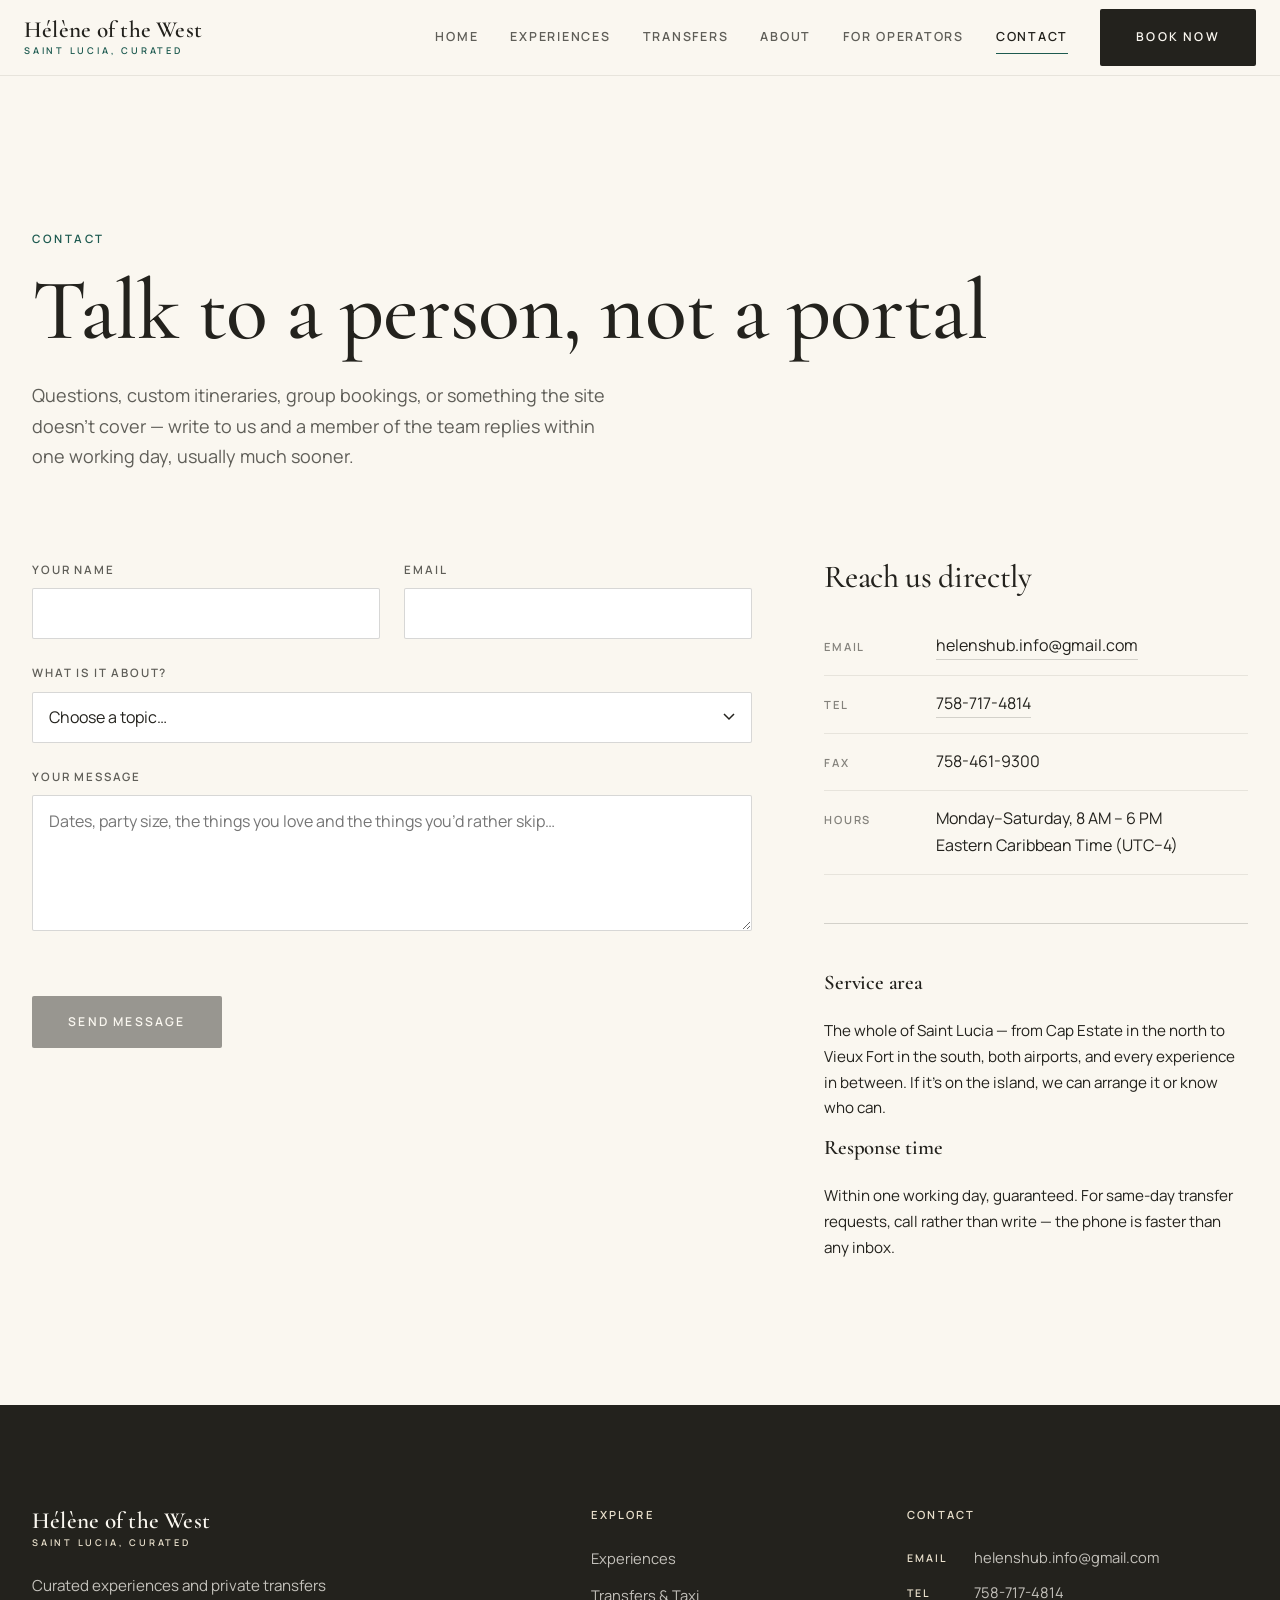
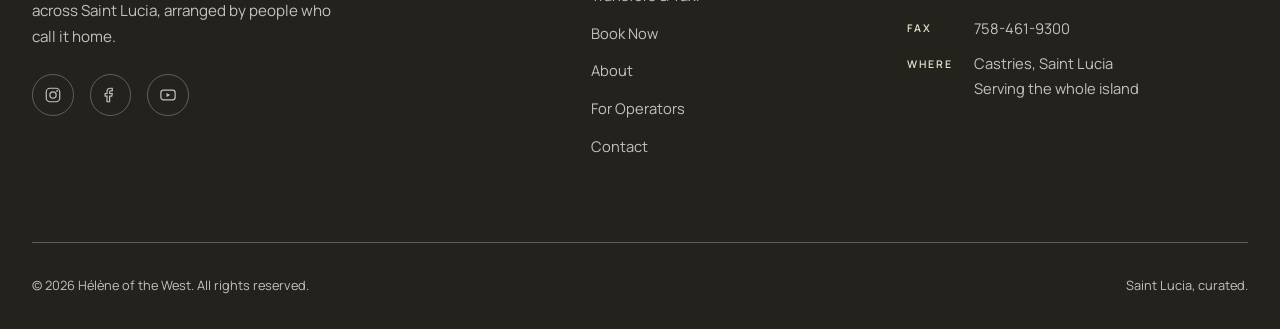
<file: contact.html>
<!DOCTYPE html>
<html lang="en">
<head>
  <meta charset="UTF-8">
  <meta name="viewport" content="width=device-width, initial-scale=1">
  <title>Contact — Hélène of the West</title>
  <meta name="description" content="Contact Hélène of the West — questions, custom itineraries and bookings across Saint Lucia. We reply within one working day.">
  <link rel="icon" href="data:image/svg+xml,%3Csvg xmlns='http://www.w3.org/2000/svg' viewBox='0 0 32 32'%3E%3Crect width='32' height='32' fill='%2323221d'/%3E%3Cpath d='M6 26 L14 8 L20 26 M17 26 L23 13 L28 26' fill='none' stroke='%23faf7f0' stroke-width='2'/%3E%3C/svg%3E">
  <link rel="stylesheet" href="css/styles.css">
</head>
<body>
  <a class="skip-link" href="#main">Skip to content</a>

  <header class="site-header">
    <div class="container container--wide">
      <a class="brand" href="index.html">Hélène of the West<small>Saint Lucia, curated</small></a>
      <button class="nav-toggle" aria-expanded="false" aria-controls="site-nav" aria-label="Open menu">
        <span></span><span></span><span></span>
      </button>
      <nav id="site-nav" class="site-nav" aria-label="Primary">
        <a href="index.html">Home</a>
        <a href="experiences.html">Experiences</a>
        <a href="transfers.html">Transfers</a>
        <a href="about.html">About</a>
        <a href="operators.html">For Operators</a>
        <a href="contact.html" aria-current="page">Contact</a>
        <a class="btn btn-primary" href="booking.html">Book Now</a>
      </nav>
    </div>
  </header>

  <main id="main">
    <section class="page-hero">
      <div class="container">
        <p class="eyebrow reveal">Contact</p>
        <h1 class="reveal">Talk to a person, not a portal</h1>
        <p class="lede reveal reveal-d1">Questions, custom itineraries, group bookings, or something the site doesn’t cover — write to us and a member of the team replies within one working day, usually much sooner.</p>
      </div>
    </section>

    <section class="section" style="padding-top: 0;">
      <div class="container">
        <div class="detail-layout">
          <div>
            <form id="contact-form" class="reveal" name="contact" method="POST" data-netlify="true" novalidate data-validated-form>
              <!-- Netlify Forms: form-name is required for AJAX submissions -->
              <input type="hidden" name="form-name" value="contact">
              <div class="form-grid">
                <div class="field">
                  <label for="ct-name">Your name</label>
                  <input type="text" id="ct-name" name="name" required autocomplete="name" data-validate="name">
                  <p class="error" id="ct-name-error">Please enter your name.</p>
                </div>
                <div class="field">
                  <label for="ct-email">Email</label>
                  <input type="email" id="ct-email" name="email" required autocomplete="email" data-validate="email">
                  <p class="error" id="ct-email-error">That email address doesn’t look complete — please check it.</p>
                </div>
                <div class="field span-2">
                  <label for="ct-topic">What is it about?</label>
                  <select id="ct-topic" name="topic" required data-validate="required">
                    <option value="">Choose a topic…</option>
                    <option>Planning a trip / custom itinerary</option>
                    <option>A question about an experience</option>
                    <option>Transfers &amp; taxi</option>
                    <option>An existing booking</option>
                    <option>Group or event booking</option>
                    <option>Something else</option>
                  </select>
                  <p class="error" id="ct-topic-error">Please choose a topic so we can route your message.</p>
                </div>
                <div class="field span-2">
                  <label for="ct-message">Your message</label>
                  <textarea id="ct-message" name="message" required data-validate="message" placeholder="Dates, party size, the things you love and the things you’d rather skip…"></textarea>
                  <p class="error" id="ct-message-error">Please give us a little more to work with — a sentence or two is plenty.</p>
                </div>
              </div>
              <div class="book-nav" style="justify-content: flex-start;">
                <button type="submit" class="btn btn-primary" disabled>Send Message</button>
              </div>
            </form>

            <div class="form-success" data-form-success hidden>
              <div class="tick" aria-hidden="true">
                <svg width="26" height="26" viewBox="0 0 24 24" fill="none" stroke="currentColor" stroke-width="2.4"><path d="M4 12.5l5.5 5.5L20 6.5"/></svg>
              </div>
              <p class="eyebrow">Message sent</p>
              <h2>We’ve got it</h2>
              <p class="lede" style="margin-inline: auto;">Your message is in the right hands. Expect a reply within one working day — sooner during office hours, island time.</p>
              <p style="margin-top: var(--s-4); max-width: none;"><a class="btn btn-ghost" href="experiences.html">Browse Experiences Meanwhile</a></p>
            </div>
          </div>

          <aside class="reveal reveal-d1" aria-label="Contact details">
            <h3>Reach us directly</h3>
            <ul class="contact-list">
              <li><span class="k">Email</span><a href="mailto:helenshub.info@gmail.com">helenshub.info@gmail.com</a></li>
              <li><span class="k">Tel</span><a href="tel:+17587174814">758-717-4814</a></li>
              <li><span class="k">Fax</span><span>758-461-9300</span></li>
              <li><span class="k">Hours</span><span>Monday–Saturday, 8 AM – 6 PM<br>Eastern Caribbean Time (UTC−4)</span></li>
            </ul>
            <hr class="rule">
            <h4>Service area</h4>
            <p style="font-size: 0.95rem;">The whole of Saint Lucia — from Cap Estate in the north to Vieux Fort in the south, both airports, and every experience in between. If it’s on the island, we can arrange it or know who can.</p>
            <h4>Response time</h4>
            <p style="font-size: 0.95rem;">Within one working day, guaranteed. For same-day transfer requests, call rather than write — the phone is faster than any inbox.</p>
          </aside>
        </div>
      </div>
    </section>
  </main>

  <footer class="site-footer">
    <div class="container">
      <div class="footer-grid">
        <div>
          <a class="brand" href="index.html">Hélène of the West<small>Saint Lucia, curated</small></a>
          <p class="footer-tag">Curated experiences and private transfers across Saint Lucia, arranged by people who call it home.</p>
          <div class="social">
            <a href="https://www.instagram.com" aria-label="Hélène of the West on Instagram">
              <svg width="18" height="18" viewBox="0 0 24 24" fill="none" stroke="currentColor" stroke-width="1.6" aria-hidden="true"><rect x="3" y="3" width="18" height="18" rx="5"/><circle cx="12" cy="12" r="4.2"/><circle cx="17.4" cy="6.6" r="1.2" fill="currentColor" stroke="none"/></svg>
            </a>
            <a href="https://www.facebook.com" aria-label="Hélène of the West on Facebook">
              <svg width="18" height="18" viewBox="0 0 24 24" fill="none" stroke="currentColor" stroke-width="1.6" aria-hidden="true"><path d="M15 3h-2.5A4.5 4.5 0 0 0 8 7.5V10H5.5v3.5H8V21h3.5v-7.5h2.8l.7-3.5h-3.5V8c0-1 .5-1.5 1.5-1.5H15Z"/></svg>
            </a>
            <a href="https://www.youtube.com" aria-label="Hélène of the West on YouTube">
              <svg width="18" height="18" viewBox="0 0 24 24" fill="none" stroke="currentColor" stroke-width="1.6" aria-hidden="true"><rect x="2.5" y="5.5" width="19" height="13" rx="3.5"/><path d="M10 9.2v5.6l5-2.8Z" fill="currentColor" stroke="none"/></svg>
            </a>
          </div>
        </div>
        <nav aria-label="Footer">
          <h3 class="footer-head">Explore</h3>
          <ul class="footer-nav">
            <li><a href="experiences.html">Experiences</a></li>
            <li><a href="transfers.html">Transfers &amp; Taxi</a></li>
            <li><a href="booking.html">Book Now</a></li>
            <li><a href="about.html">About</a></li>
            <li><a href="operators.html">For Operators</a></li>
            <li><a href="contact.html">Contact</a></li>
          </ul>
        </nav>
        <div>
          <h3 class="footer-head">Contact</h3>
          <ul class="footer-contact">
            <li><span class="k">Email</span><a href="mailto:helenshub.info@gmail.com">helenshub.info@gmail.com</a></li>
            <li><span class="k">Tel</span><a href="tel:+17587174814">758-717-4814</a></li>
            <li><span class="k">Fax</span><span>758-461-9300</span></li>
            <li><span class="k">Where</span><span>Castries, Saint Lucia<br>Serving the whole island</span></li>
          </ul>
        </div>
      </div>
      <div class="footer-base">
        <p class="mb-0">© <span data-year>2026</span> Hélène of the West. All rights reserved.</p>
        <p class="mb-0">Saint Lucia, curated.</p>
      </div>
    </div>
  </footer>

  <script src="js/forms.js"></script>
  <script src="js/main.js"></script>
</body>
</html>
</file>
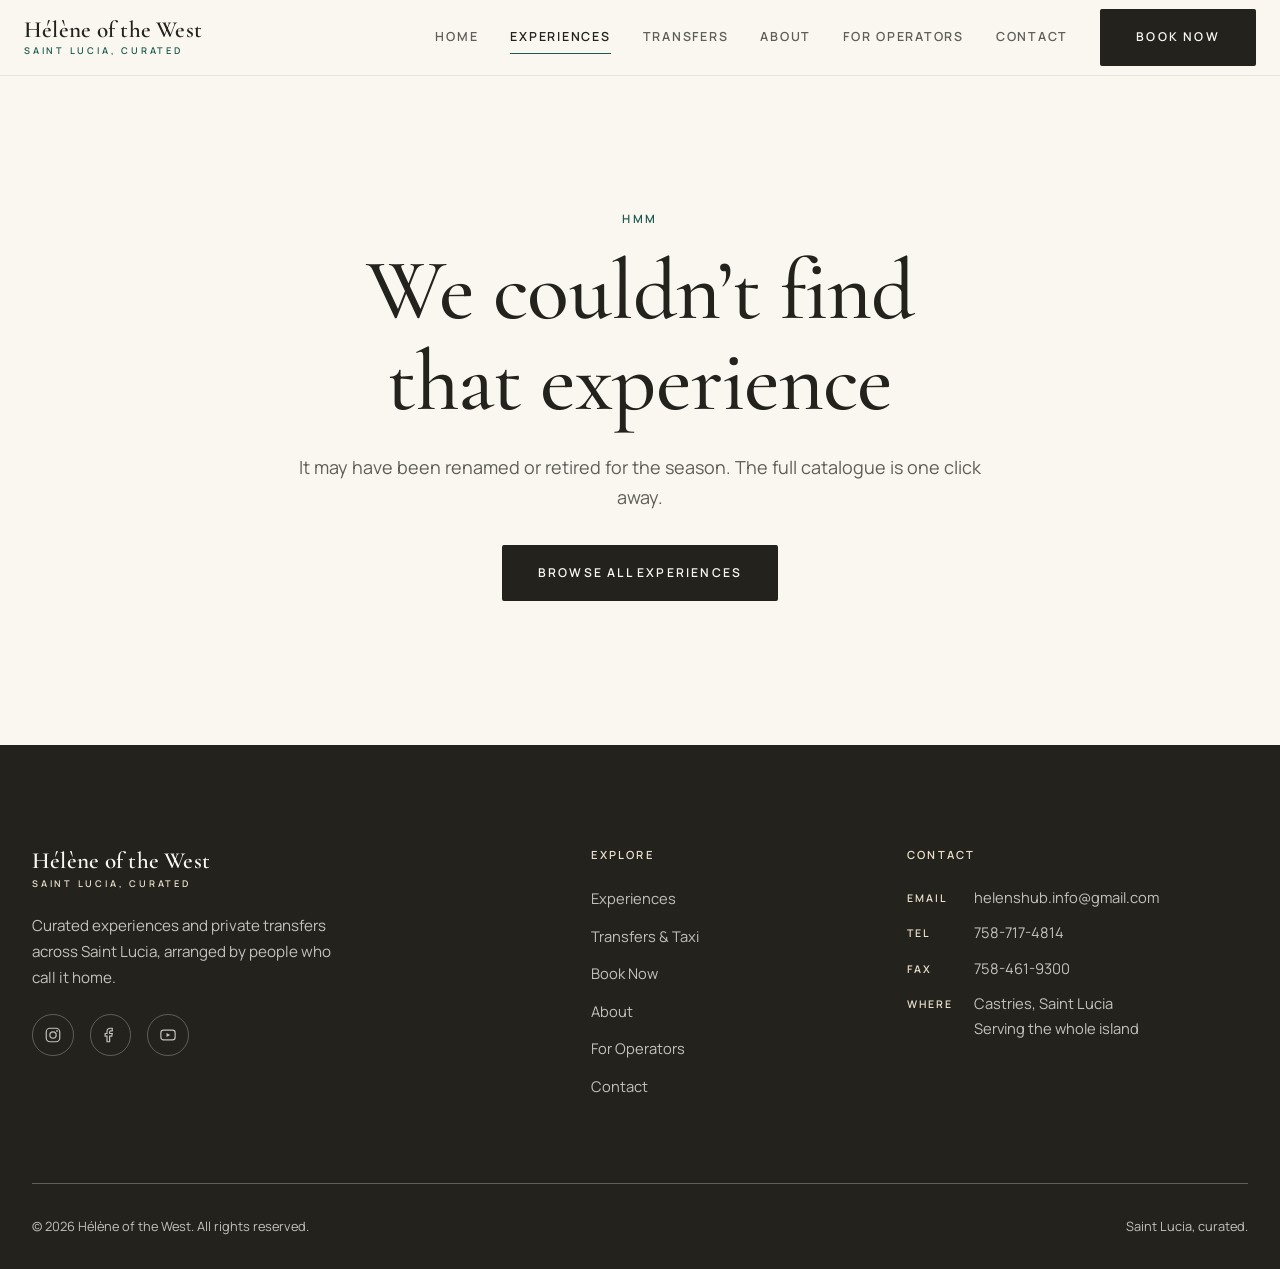
<file: experience.html>
<!DOCTYPE html>
<html lang="en">
<head>
  <meta charset="UTF-8">
  <meta name="viewport" content="width=device-width, initial-scale=1">
  <title>Experience — Hélène of the West</title>
  <meta name="description" content="Experience details, what's included, meeting point and pricing — book directly with Hélène of the West.">
  <link rel="icon" href="data:image/svg+xml,%3Csvg xmlns='http://www.w3.org/2000/svg' viewBox='0 0 32 32'%3E%3Crect width='32' height='32' fill='%2323221d'/%3E%3Cpath d='M6 26 L14 8 L20 26 M17 26 L23 13 L28 26' fill='none' stroke='%23faf7f0' stroke-width='2'/%3E%3C/svg%3E">
  <link rel="stylesheet" href="css/styles.css">
</head>
<body>
  <a class="skip-link" href="#main">Skip to content</a>

  <header class="site-header">
    <div class="container container--wide">
      <a class="brand" href="index.html">Hélène of the West<small>Saint Lucia, curated</small></a>
      <button class="nav-toggle" aria-expanded="false" aria-controls="site-nav" aria-label="Open menu">
        <span></span><span></span><span></span>
      </button>
      <nav id="site-nav" class="site-nav" aria-label="Primary">
        <a href="index.html">Home</a>
        <a href="experiences.html" aria-current="page">Experiences</a>
        <a href="transfers.html">Transfers</a>
        <a href="about.html">About</a>
        <a href="operators.html">For Operators</a>
        <a href="contact.html">Contact</a>
        <a class="btn btn-primary" href="booking.html">Book Now</a>
      </nav>
    </div>
  </header>

  <main id="main">
    <article class="section" data-detail hidden>
      <div class="container">
        <p class="eyebrow" style="margin-bottom: var(--s-3);"><a class="text-link" href="experiences.html">← All experiences</a></p>

        <div class="detail-gallery reveal" data-gallery>
          <!-- Populated by js/experience.js -->
        </div>

        <div class="detail-layout" style="margin-top: var(--s-6);">
          <div>
            <p class="eyebrow" data-category></p>
            <h1 data-title style="font-size: clamp(2.4rem, 5vw, 4rem);"></h1>
            <div data-description></div>

            <hr class="rule">

            <div class="grid grid--2">
              <div>
                <h3>What’s included</h3>
                <ul class="check-list" data-included></ul>
              </div>
              <div>
                <h3>What to bring</h3>
                <ul class="check-list" data-bring></ul>
              </div>
            </div>

            <hr class="rule">

            <h3>The practical details</h3>
            <ul class="spec-list">
              <li><span class="k">Duration</span><span class="v" data-duration></span></li>
              <li><span class="k">Group size</span><span class="v" data-group></span></li>
              <li><span class="k">Departure times</span><span class="v" data-times></span></li>
              <li><span class="k">Meeting point</span><span class="v" data-meeting></span></li>
            </ul>
          </div>

          <aside class="book-panel" aria-label="Book this experience">
            <p class="eyebrow">Book this experience</p>
            <p class="price-line"><span class="amount" data-price></span><span class="unit" data-price-unit></span></p>
            <p class="form-note mb-0">Free cancellation up to 48 hours before departure. No payment is taken until your booking is confirmed.</p>
            <a class="btn btn-primary" data-book-link href="booking.html">Book This Experience</a>
            <ul class="assurance">
              <li>Instant confirmation</li>
              <li>Secure payment</li>
              <li>Verified local guides &amp; drivers</li>
            </ul>
          </aside>
        </div>
      </div>
    </article>

    <!-- Shown only if the URL doesn't match a known experience -->
    <section class="section center" data-notfound hidden>
      <div class="container container--narrow">
        <p class="eyebrow">Hmm</p>
        <h1>We couldn’t find that experience</h1>
        <p class="lede" style="margin-inline: auto;">It may have been renamed or retired for the season. The full catalogue is one click away.</p>
        <p style="margin-top: var(--s-4); max-width: none;"><a class="btn btn-primary" href="experiences.html">Browse All Experiences</a></p>
      </div>
    </section>

    <section class="section section--sand" aria-labelledby="related-title" data-related-section hidden>
      <div class="container">
        <div class="section-head reveal">
          <p class="eyebrow">Keep exploring</p>
          <h2 id="related-title">You may also like</h2>
        </div>
        <div class="grid grid--3" data-related></div>
      </div>
    </section>
  </main>

  <footer class="site-footer">
    <div class="container">
      <div class="footer-grid">
        <div>
          <a class="brand" href="index.html">Hélène of the West<small>Saint Lucia, curated</small></a>
          <p class="footer-tag">Curated experiences and private transfers across Saint Lucia, arranged by people who call it home.</p>
          <div class="social">
            <a href="https://www.instagram.com" aria-label="Hélène of the West on Instagram">
              <svg width="18" height="18" viewBox="0 0 24 24" fill="none" stroke="currentColor" stroke-width="1.6" aria-hidden="true"><rect x="3" y="3" width="18" height="18" rx="5"/><circle cx="12" cy="12" r="4.2"/><circle cx="17.4" cy="6.6" r="1.2" fill="currentColor" stroke="none"/></svg>
            </a>
            <a href="https://www.facebook.com" aria-label="Hélène of the West on Facebook">
              <svg width="18" height="18" viewBox="0 0 24 24" fill="none" stroke="currentColor" stroke-width="1.6" aria-hidden="true"><path d="M15 3h-2.5A4.5 4.5 0 0 0 8 7.5V10H5.5v3.5H8V21h3.5v-7.5h2.8l.7-3.5h-3.5V8c0-1 .5-1.5 1.5-1.5H15Z"/></svg>
            </a>
            <a href="https://www.youtube.com" aria-label="Hélène of the West on YouTube">
              <svg width="18" height="18" viewBox="0 0 24 24" fill="none" stroke="currentColor" stroke-width="1.6" aria-hidden="true"><rect x="2.5" y="5.5" width="19" height="13" rx="3.5"/><path d="M10 9.2v5.6l5-2.8Z" fill="currentColor" stroke="none"/></svg>
            </a>
          </div>
        </div>
        <nav aria-label="Footer">
          <h3 class="footer-head">Explore</h3>
          <ul class="footer-nav">
            <li><a href="experiences.html">Experiences</a></li>
            <li><a href="transfers.html">Transfers &amp; Taxi</a></li>
            <li><a href="booking.html">Book Now</a></li>
            <li><a href="about.html">About</a></li>
            <li><a href="operators.html">For Operators</a></li>
            <li><a href="contact.html">Contact</a></li>
          </ul>
        </nav>
        <div>
          <h3 class="footer-head">Contact</h3>
          <ul class="footer-contact">
            <li><span class="k">Email</span><a href="mailto:helenshub.info@gmail.com">helenshub.info@gmail.com</a></li>
            <li><span class="k">Tel</span><a href="tel:+17587174814">758-717-4814</a></li>
            <li><span class="k">Fax</span><span>758-461-9300</span></li>
            <li><span class="k">Where</span><span>Castries, Saint Lucia<br>Serving the whole island</span></li>
          </ul>
        </div>
      </div>
      <div class="footer-base">
        <p class="mb-0">© <span data-year>2026</span> Hélène of the West. All rights reserved.</p>
        <p class="mb-0">Saint Lucia, curated.</p>
      </div>
    </div>
  </footer>

  <script src="js/data.js"></script>
  <script src="js/experience.js"></script>
  <script src="js/main.js"></script>
</body>
</html>
</file>
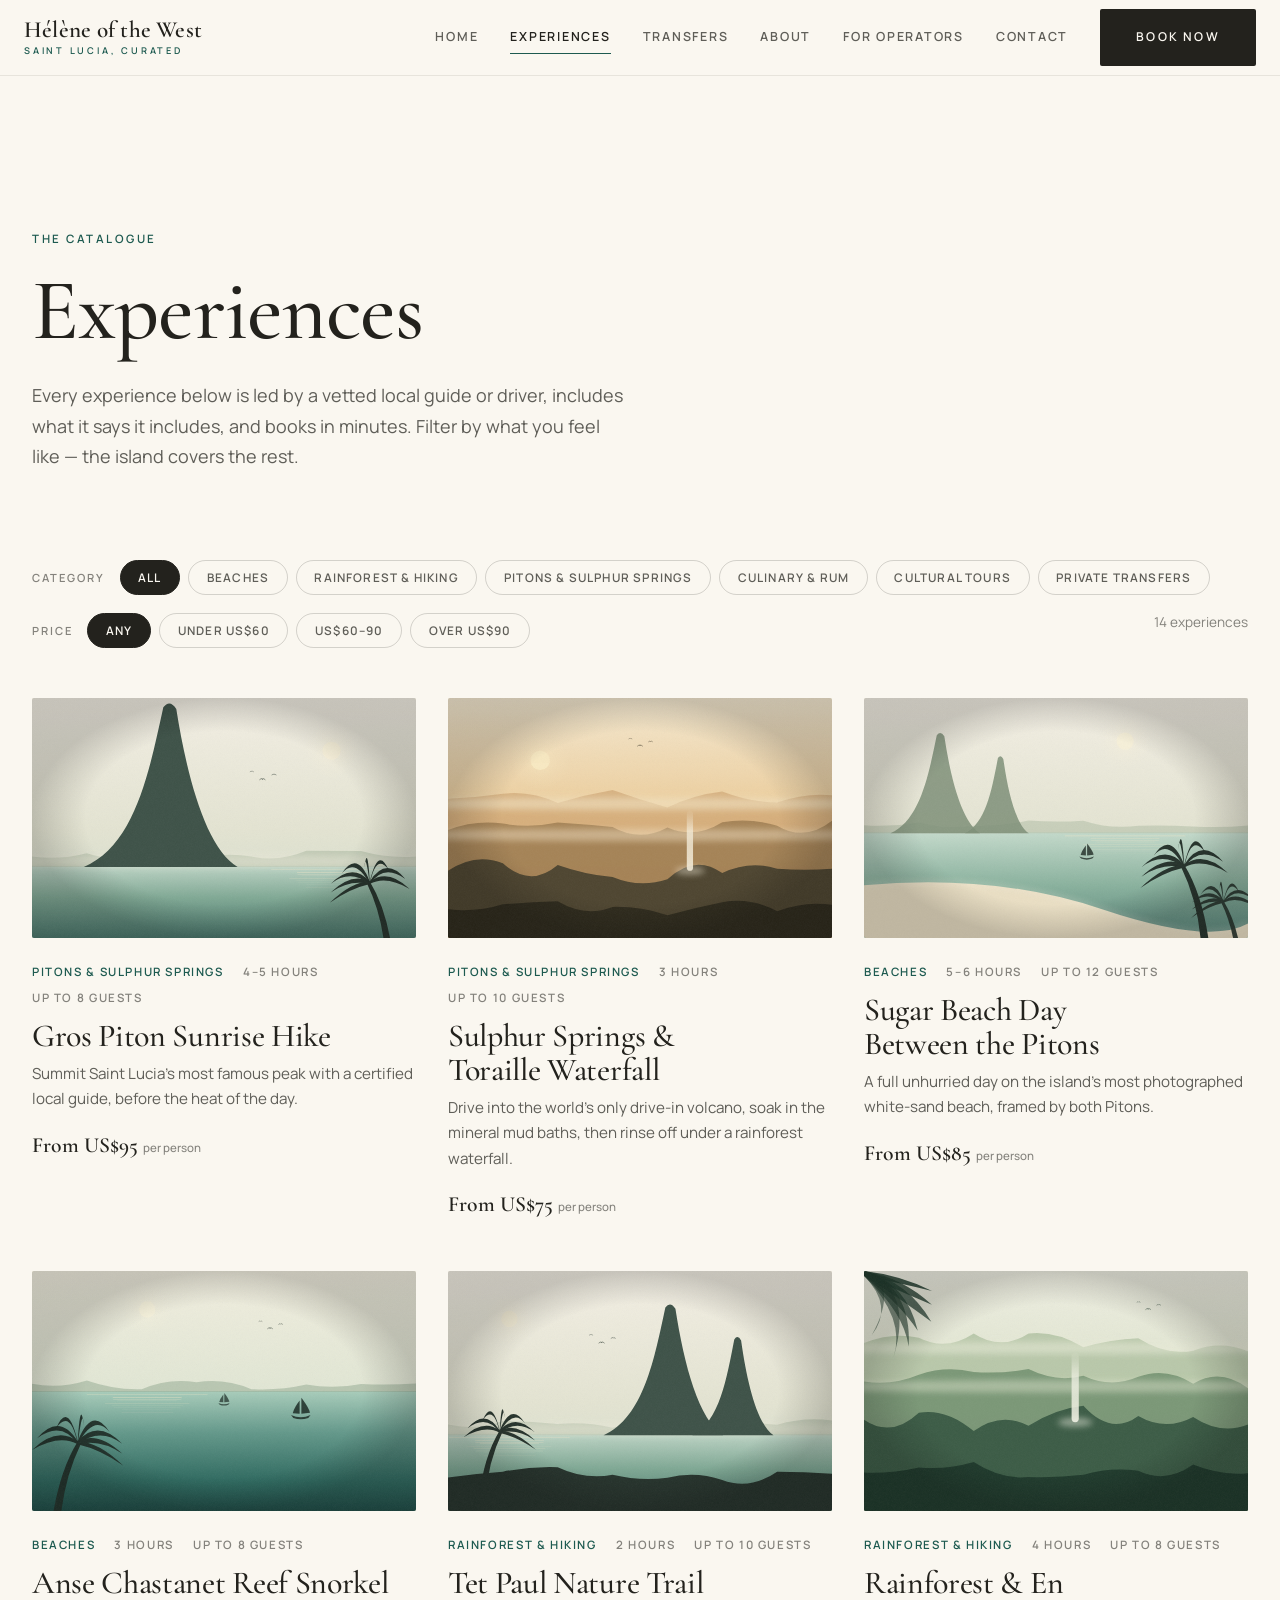
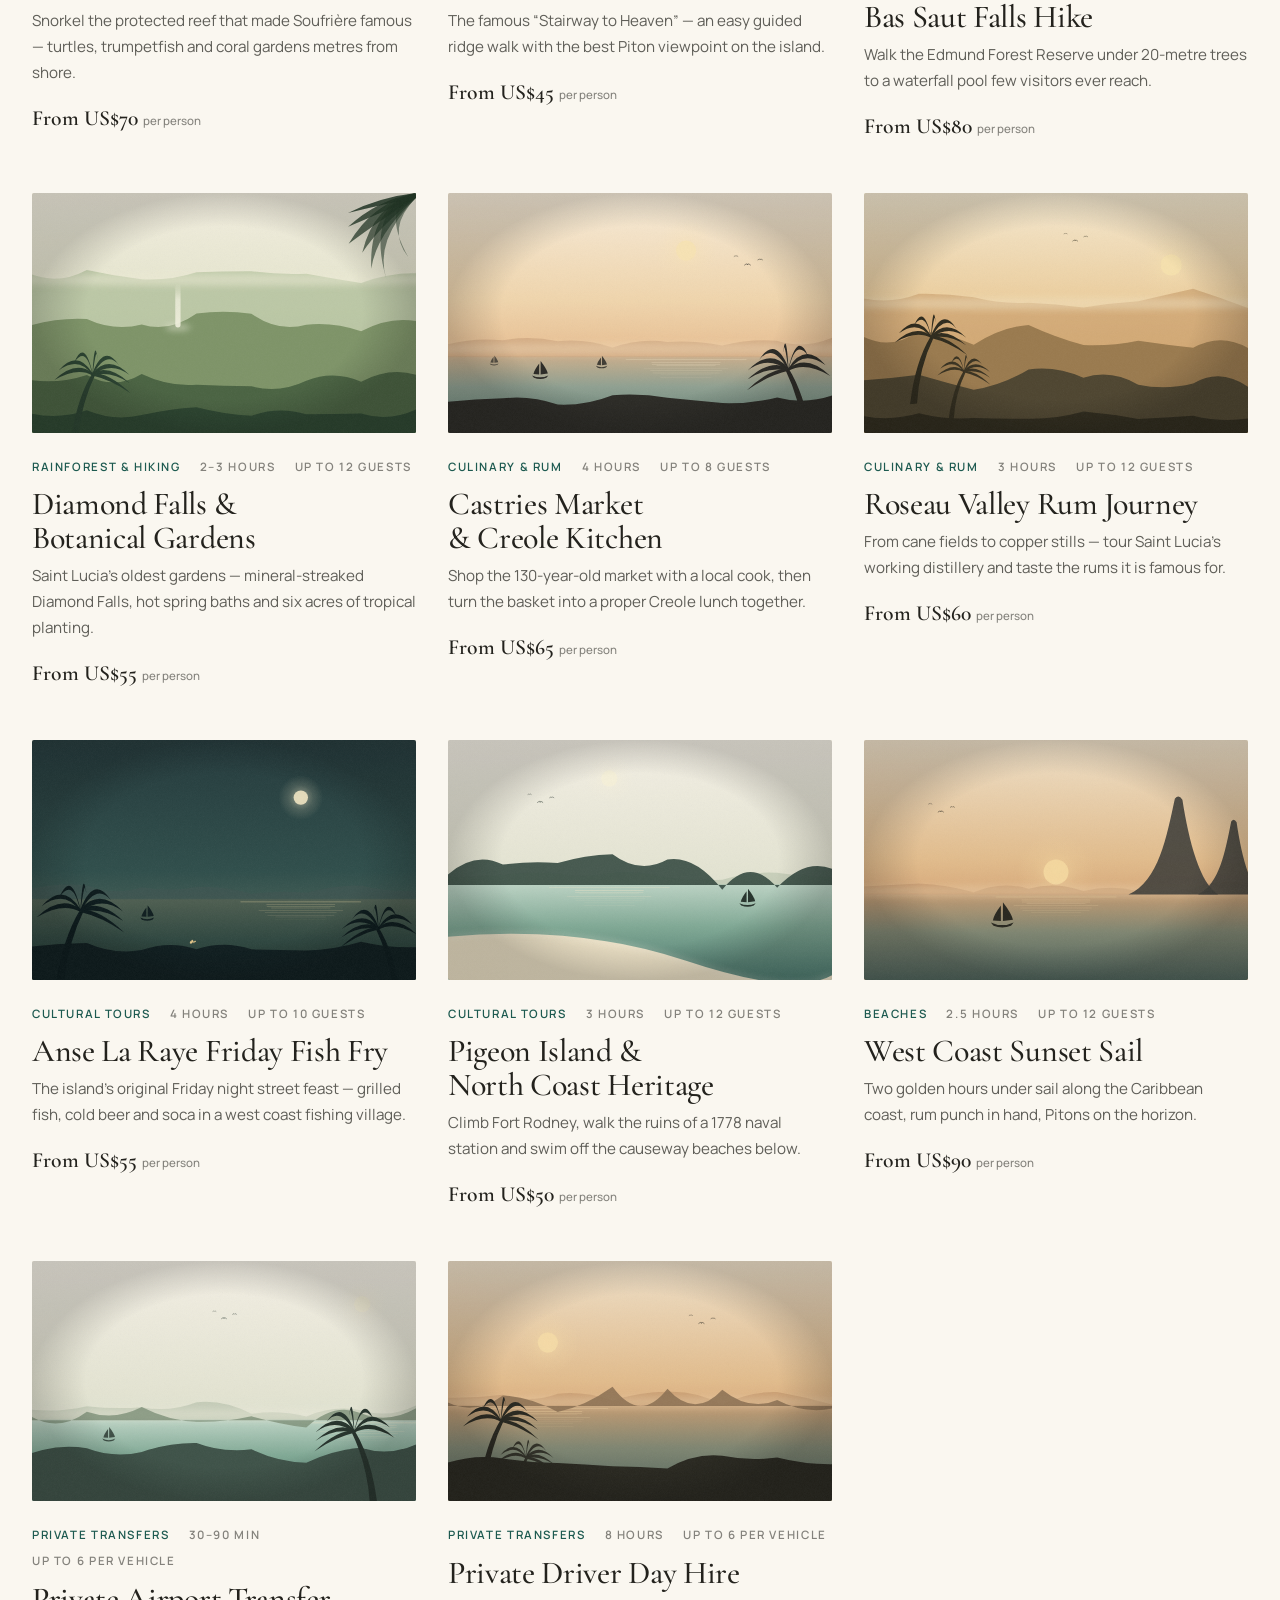
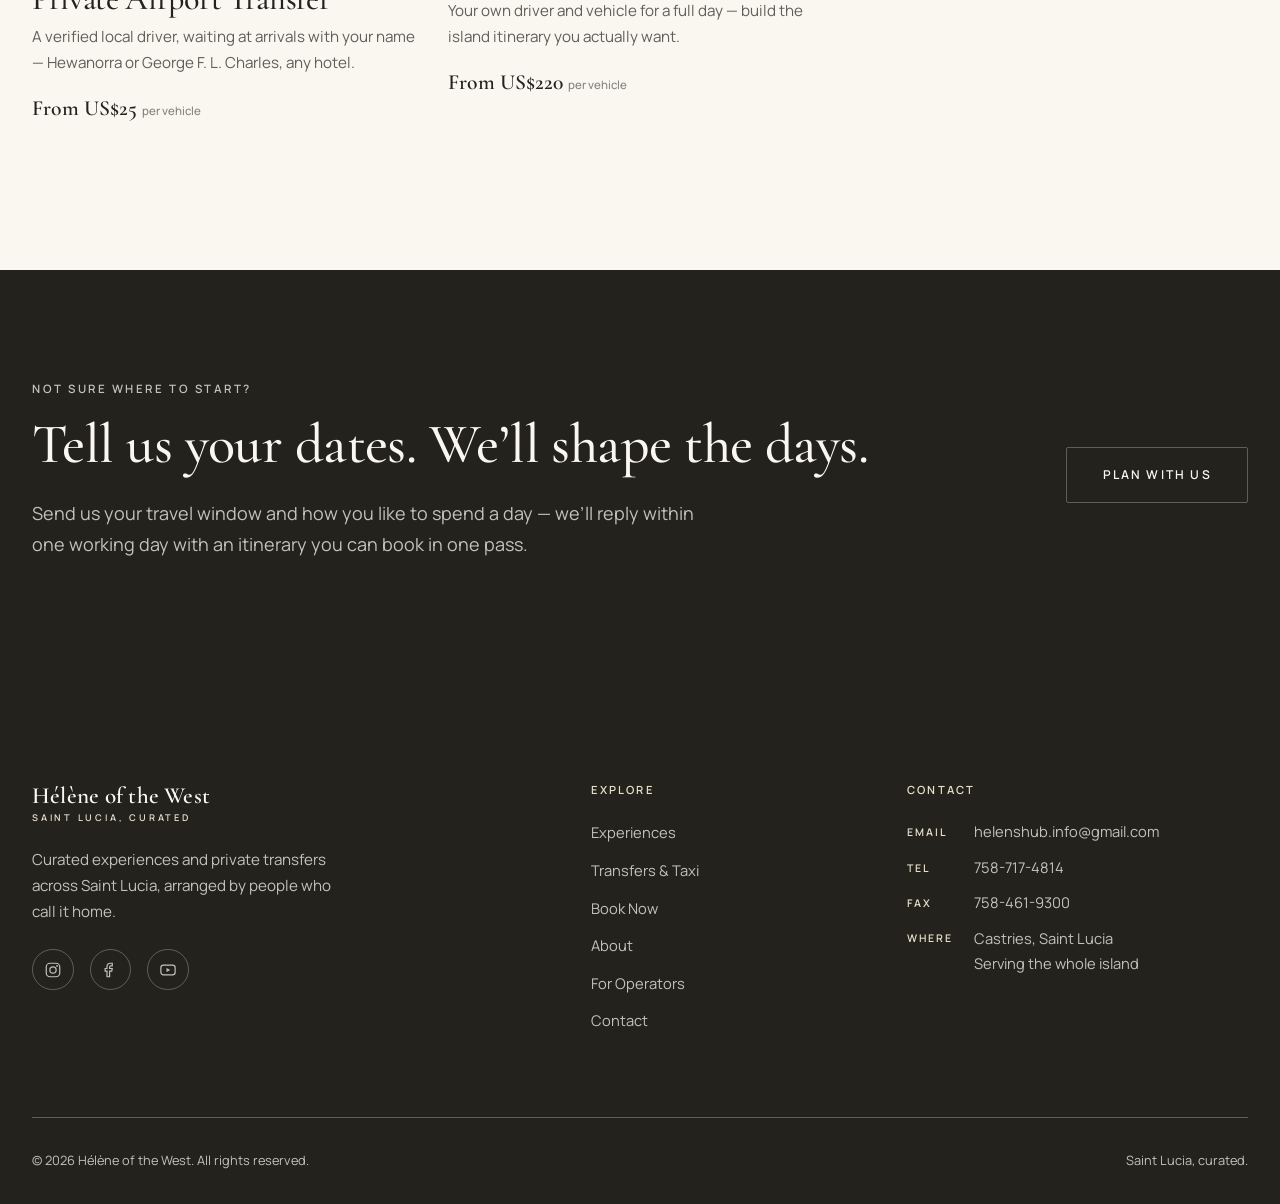
<file: experiences.html>
<!DOCTYPE html>
<html lang="en">
<head>
  <meta charset="UTF-8">
  <meta name="viewport" content="width=device-width, initial-scale=1">
  <title>Experiences — Hélène of the West</title>
  <meta name="description" content="The full Hélène of the West catalogue: beaches, rainforest hikes, the Pitons and Sulphur Springs, culinary and rum tours, cultural experiences and private transfers across Saint Lucia.">
  <link rel="icon" href="data:image/svg+xml,%3Csvg xmlns='http://www.w3.org/2000/svg' viewBox='0 0 32 32'%3E%3Crect width='32' height='32' fill='%2323221d'/%3E%3Cpath d='M6 26 L14 8 L20 26 M17 26 L23 13 L28 26' fill='none' stroke='%23faf7f0' stroke-width='2'/%3E%3C/svg%3E">
  <link rel="stylesheet" href="css/styles.css">
</head>
<body>
  <a class="skip-link" href="#main">Skip to content</a>

  <header class="site-header">
    <div class="container container--wide">
      <a class="brand" href="index.html">Hélène of the West<small>Saint Lucia, curated</small></a>
      <button class="nav-toggle" aria-expanded="false" aria-controls="site-nav" aria-label="Open menu">
        <span></span><span></span><span></span>
      </button>
      <nav id="site-nav" class="site-nav" aria-label="Primary">
        <a href="index.html">Home</a>
        <a href="experiences.html" aria-current="page">Experiences</a>
        <a href="transfers.html">Transfers</a>
        <a href="about.html">About</a>
        <a href="operators.html">For Operators</a>
        <a href="contact.html">Contact</a>
        <a class="btn btn-primary" href="booking.html">Book Now</a>
      </nav>
    </div>
  </header>

  <main id="main">
    <section class="page-hero">
      <div class="container">
        <p class="eyebrow reveal">The catalogue</p>
        <h1 class="reveal">Experiences</h1>
        <p class="lede reveal reveal-d1">Every experience below is led by a vetted local guide or driver, includes what it says it includes, and books in minutes. Filter by what you feel like — the island covers the rest.</p>
      </div>
    </section>

    <section class="section" style="padding-top: 0;" aria-labelledby="catalogue-title">
      <div class="container">
        <h2 id="catalogue-title" class="visually-hidden">Experience catalogue</h2>

        <div class="filters reveal" role="group" aria-label="Filter experiences">
          <div class="filter-group" role="group" aria-label="Filter by category">
            <span class="filter-label" id="cat-label">Category</span>
            <button class="chip" data-filter-cat="all" aria-pressed="true">All</button>
            <button class="chip" data-filter-cat="beaches" aria-pressed="false">Beaches</button>
            <button class="chip" data-filter-cat="rainforest" aria-pressed="false">Rainforest &amp; Hiking</button>
            <button class="chip" data-filter-cat="pitons" aria-pressed="false">Pitons &amp; Sulphur Springs</button>
            <button class="chip" data-filter-cat="culinary" aria-pressed="false">Culinary &amp; Rum</button>
            <button class="chip" data-filter-cat="cultural" aria-pressed="false">Cultural Tours</button>
            <button class="chip" data-filter-cat="transfers" aria-pressed="false">Private Transfers</button>
          </div>
          <div class="filter-group" role="group" aria-label="Filter by price">
            <span class="filter-label" id="price-label">Price</span>
            <button class="chip" data-filter-price="all" aria-pressed="true">Any</button>
            <button class="chip" data-filter-price="under60" aria-pressed="false">Under US$60</button>
            <button class="chip" data-filter-price="60to90" aria-pressed="false">US$60–90</button>
            <button class="chip" data-filter-price="over90" aria-pressed="false">Over US$90</button>
          </div>
          <p class="results-count" data-count aria-live="polite"></p>
        </div>

        <div class="grid grid--3" data-experience-grid>
          <!-- Cards are rendered from js/data.js by js/experiences.js -->
        </div>
      </div>
    </section>

    <section class="section--dark band" aria-labelledby="cta-title">
      <div class="container band-inner">
        <div class="reveal">
          <p class="eyebrow">Not sure where to start?</p>
          <h2 id="cta-title" class="mb-0">Tell us your dates. We’ll shape the days.</h2>
          <p class="lede" style="margin-top: var(--s-3);">Send us your travel window and how you like to spend a day — we’ll reply within one working day with an itinerary you can book in one pass.</p>
        </div>
        <div class="reveal reveal-d1">
          <a class="btn btn-ghost" href="contact.html">Plan With Us</a>
        </div>
      </div>
    </section>
  </main>

  <footer class="site-footer">
    <div class="container">
      <div class="footer-grid">
        <div>
          <a class="brand" href="index.html">Hélène of the West<small>Saint Lucia, curated</small></a>
          <p class="footer-tag">Curated experiences and private transfers across Saint Lucia, arranged by people who call it home.</p>
          <div class="social">
            <a href="https://www.instagram.com" aria-label="Hélène of the West on Instagram">
              <svg width="18" height="18" viewBox="0 0 24 24" fill="none" stroke="currentColor" stroke-width="1.6" aria-hidden="true"><rect x="3" y="3" width="18" height="18" rx="5"/><circle cx="12" cy="12" r="4.2"/><circle cx="17.4" cy="6.6" r="1.2" fill="currentColor" stroke="none"/></svg>
            </a>
            <a href="https://www.facebook.com" aria-label="Hélène of the West on Facebook">
              <svg width="18" height="18" viewBox="0 0 24 24" fill="none" stroke="currentColor" stroke-width="1.6" aria-hidden="true"><path d="M15 3h-2.5A4.5 4.5 0 0 0 8 7.5V10H5.5v3.5H8V21h3.5v-7.5h2.8l.7-3.5h-3.5V8c0-1 .5-1.5 1.5-1.5H15Z"/></svg>
            </a>
            <a href="https://www.youtube.com" aria-label="Hélène of the West on YouTube">
              <svg width="18" height="18" viewBox="0 0 24 24" fill="none" stroke="currentColor" stroke-width="1.6" aria-hidden="true"><rect x="2.5" y="5.5" width="19" height="13" rx="3.5"/><path d="M10 9.2v5.6l5-2.8Z" fill="currentColor" stroke="none"/></svg>
            </a>
          </div>
        </div>
        <nav aria-label="Footer">
          <h3 class="footer-head">Explore</h3>
          <ul class="footer-nav">
            <li><a href="experiences.html">Experiences</a></li>
            <li><a href="transfers.html">Transfers &amp; Taxi</a></li>
            <li><a href="booking.html">Book Now</a></li>
            <li><a href="about.html">About</a></li>
            <li><a href="operators.html">For Operators</a></li>
            <li><a href="contact.html">Contact</a></li>
          </ul>
        </nav>
        <div>
          <h3 class="footer-head">Contact</h3>
          <ul class="footer-contact">
            <li><span class="k">Email</span><a href="mailto:helenshub.info@gmail.com">helenshub.info@gmail.com</a></li>
            <li><span class="k">Tel</span><a href="tel:+17587174814">758-717-4814</a></li>
            <li><span class="k">Fax</span><span>758-461-9300</span></li>
            <li><span class="k">Where</span><span>Castries, Saint Lucia<br>Serving the whole island</span></li>
          </ul>
        </div>
      </div>
      <div class="footer-base">
        <p class="mb-0">© <span data-year>2026</span> Hélène of the West. All rights reserved.</p>
        <p class="mb-0">Saint Lucia, curated.</p>
      </div>
    </div>
  </footer>

  <script src="js/data.js"></script>
  <script src="js/experiences.js"></script>
  <script src="js/main.js"></script>
</body>
</html>
</file>
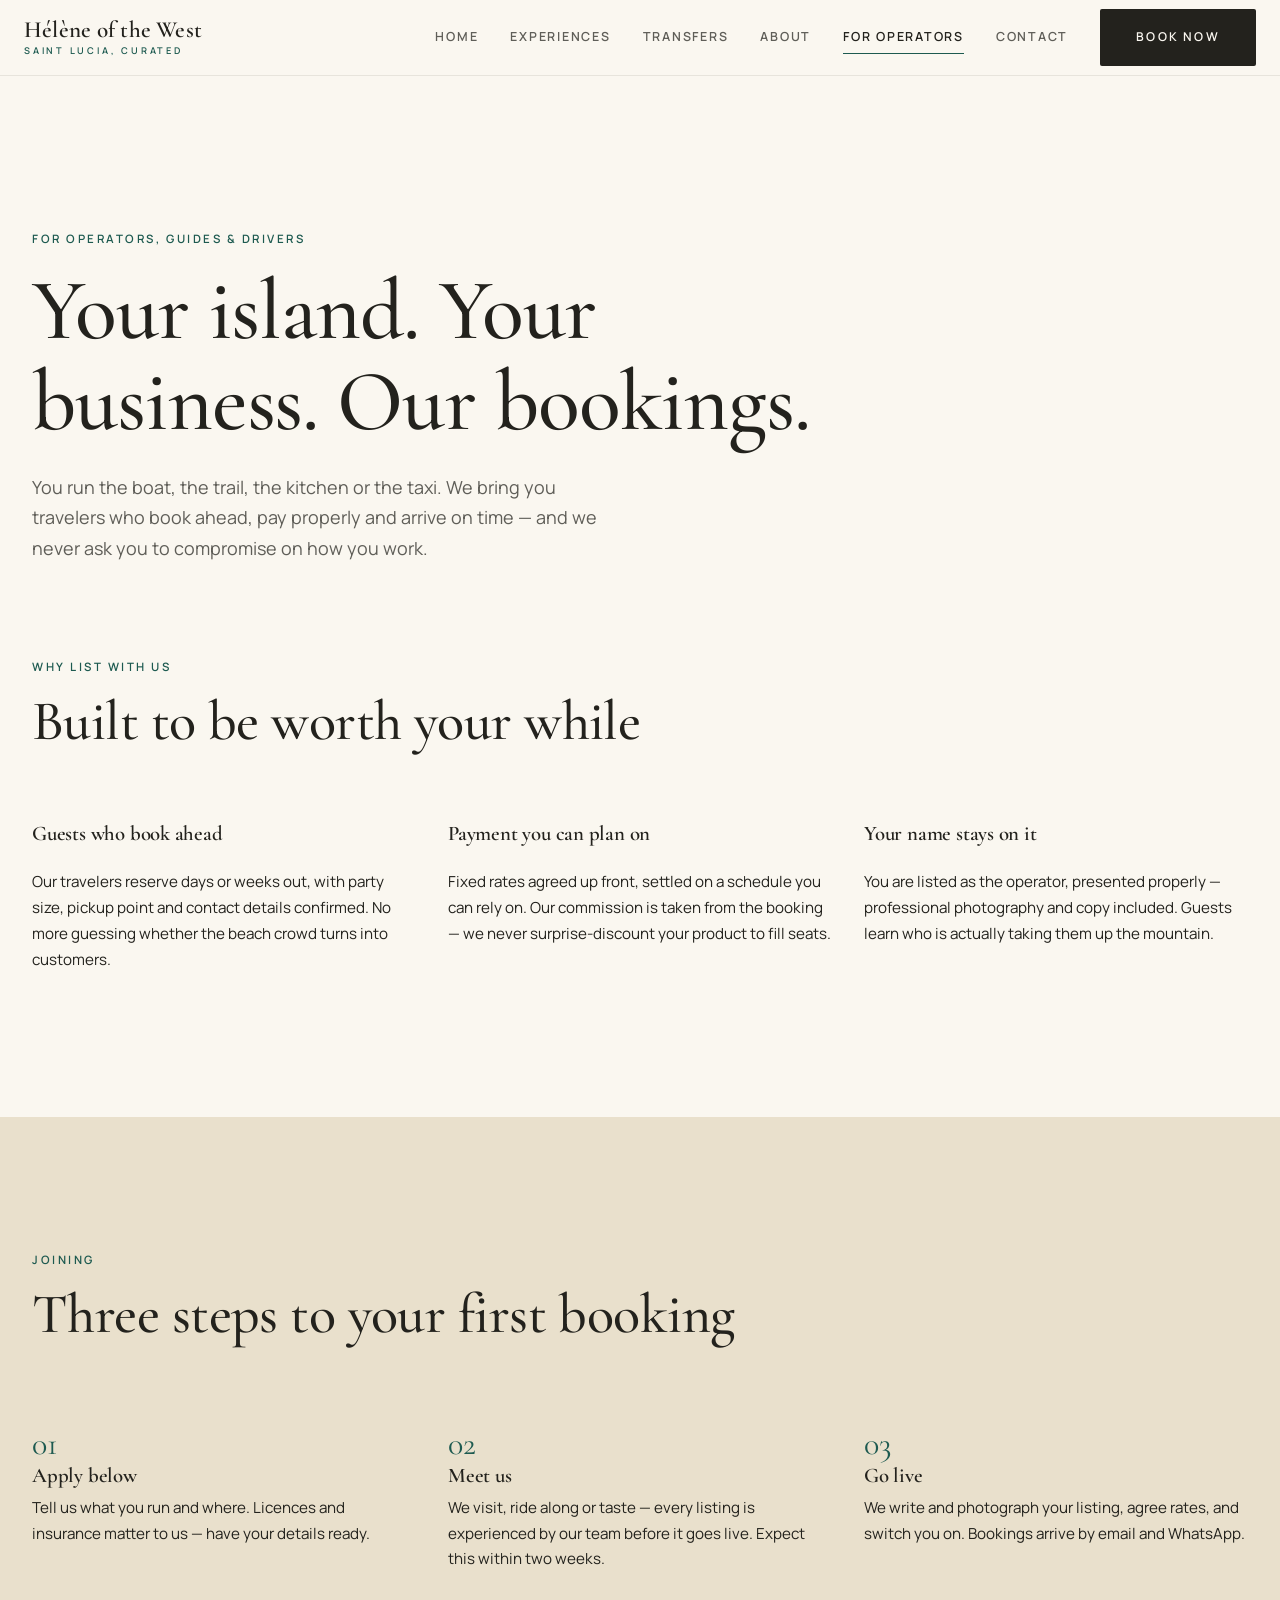
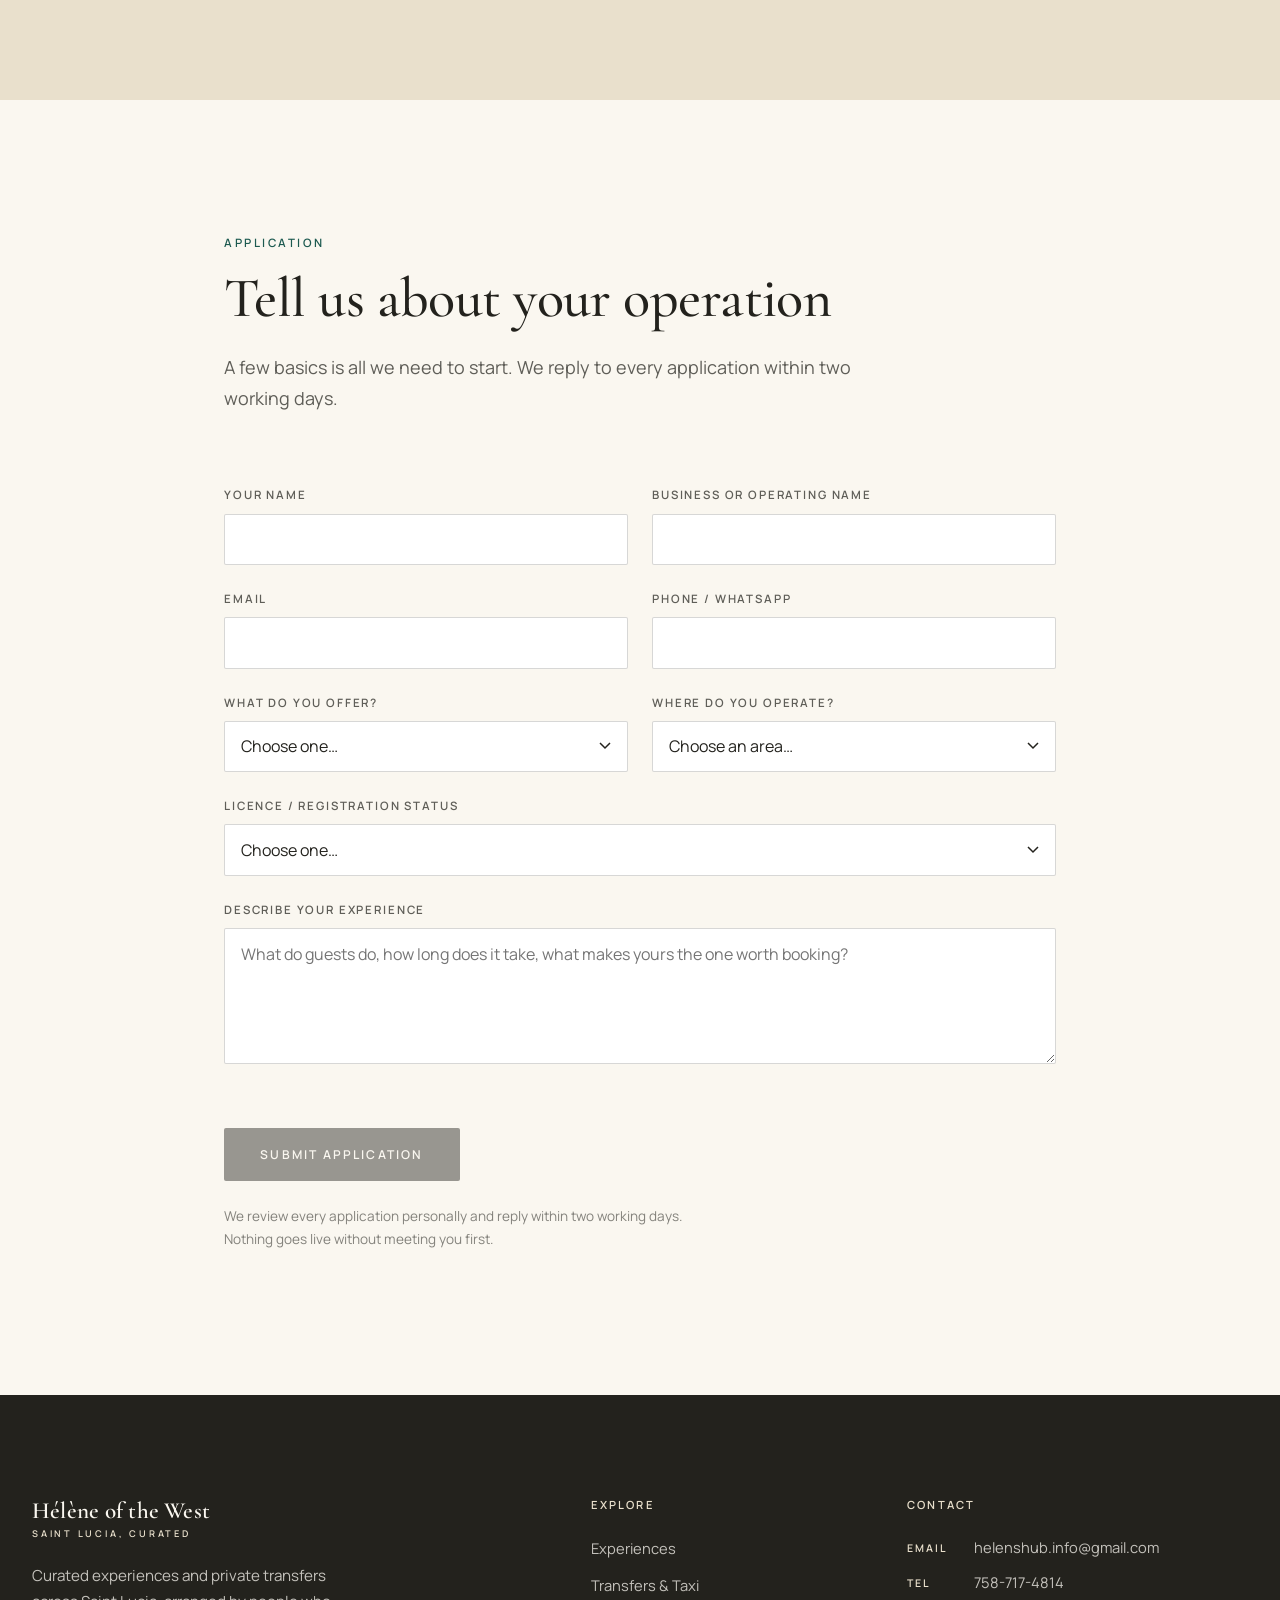
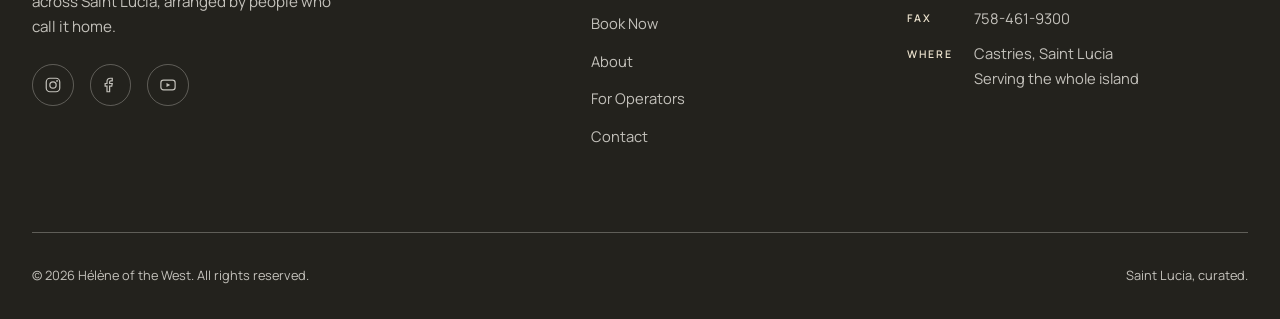
<file: operators.html>
<!DOCTYPE html>
<html lang="en">
<head>
  <meta charset="UTF-8">
  <meta name="viewport" content="width=device-width, initial-scale=1">
  <title>For Operators — Hélène of the West</title>
  <meta name="description" content="Saint Lucian tour operators, guides and drivers: list your experiences with Hélène of the West. Fair terms, reliable payment, travelers who book ahead.">
  <link rel="icon" href="data:image/svg+xml,%3Csvg xmlns='http://www.w3.org/2000/svg' viewBox='0 0 32 32'%3E%3Crect width='32' height='32' fill='%2323221d'/%3E%3Cpath d='M6 26 L14 8 L20 26 M17 26 L23 13 L28 26' fill='none' stroke='%23faf7f0' stroke-width='2'/%3E%3C/svg%3E">
  <link rel="stylesheet" href="css/styles.css">
</head>
<body>
  <a class="skip-link" href="#main">Skip to content</a>

  <header class="site-header">
    <div class="container container--wide">
      <a class="brand" href="index.html">Hélène of the West<small>Saint Lucia, curated</small></a>
      <button class="nav-toggle" aria-expanded="false" aria-controls="site-nav" aria-label="Open menu">
        <span></span><span></span><span></span>
      </button>
      <nav id="site-nav" class="site-nav" aria-label="Primary">
        <a href="index.html">Home</a>
        <a href="experiences.html">Experiences</a>
        <a href="transfers.html">Transfers</a>
        <a href="about.html">About</a>
        <a href="operators.html" aria-current="page">For Operators</a>
        <a href="contact.html">Contact</a>
        <a class="btn btn-primary" href="booking.html">Book Now</a>
      </nav>
    </div>
  </header>

  <main id="main">
    <section class="page-hero">
      <div class="container">
        <p class="eyebrow reveal">For operators, guides &amp; drivers</p>
        <h1 class="reveal">Your island. Your business. Our bookings.</h1>
        <p class="lede reveal reveal-d1">You run the boat, the trail, the kitchen or the taxi. We bring you travelers who book ahead, pay properly and arrive on time — and we never ask you to compromise on how you work.</p>
      </div>
    </section>

    <section class="section" style="padding-top: 0;" aria-labelledby="why-title">
      <div class="container">
        <div class="section-head reveal">
          <p class="eyebrow">Why list with us</p>
          <h2 id="why-title">Built to be worth your while</h2>
        </div>
        <div class="grid grid--3">
          <div class="reveal">
            <h4>Guests who book ahead</h4>
            <p style="font-size: 0.95rem;">Our travelers reserve days or weeks out, with party size, pickup point and contact details confirmed. No more guessing whether the beach crowd turns into customers.</p>
          </div>
          <div class="reveal reveal-d1">
            <h4>Payment you can plan on</h4>
            <p style="font-size: 0.95rem;">Fixed rates agreed up front, settled on a schedule you can rely on. Our commission is taken from the booking — we never surprise-discount your product to fill seats.</p>
          </div>
          <div class="reveal reveal-d2">
            <h4>Your name stays on it</h4>
            <p style="font-size: 0.95rem;">You are listed as the operator, presented properly — professional photography and copy included. Guests learn who is actually taking them up the mountain.</p>
          </div>
        </div>
      </div>
    </section>

    <section class="section section--sand" aria-labelledby="join-title">
      <div class="container">
        <div class="section-head reveal">
          <p class="eyebrow">Joining</p>
          <h2 id="join-title">Three steps to your first booking</h2>
        </div>
        <ol class="steps steps--row">
          <li class="reveal">
            <h4>Apply below</h4>
            <p>Tell us what you run and where. Licences and insurance matter to us — have your details ready.</p>
          </li>
          <li class="reveal reveal-d1">
            <h4>Meet us</h4>
            <p>We visit, ride along or taste — every listing is experienced by our team before it goes live. Expect this within two weeks.</p>
          </li>
          <li class="reveal reveal-d2">
            <h4>Go live</h4>
            <p>We write and photograph your listing, agree rates, and switch you on. Bookings arrive by email and WhatsApp.</p>
          </li>
        </ol>
      </div>
    </section>

    <section class="section" aria-labelledby="apply-title">
      <div class="container container--narrow">
        <div class="section-head reveal">
          <p class="eyebrow">Application</p>
          <h2 id="apply-title">Tell us about your operation</h2>
          <p class="lede">A few basics is all we need to start. We reply to every application within two working days.</p>
        </div>

        <form id="operator-form" class="reveal" name="operator-application" method="POST" data-netlify="true" novalidate data-validated-form>
          <!-- Netlify Forms: form-name is required for AJAX submissions -->
          <input type="hidden" name="form-name" value="operator-application">
          <div class="form-grid">
            <div class="field">
              <label for="op-name">Your name</label>
              <input type="text" id="op-name" name="name" required autocomplete="name" data-validate="name">
              <p class="error" id="op-name-error">Please enter your full name.</p>
            </div>
            <div class="field">
              <label for="op-business">Business or operating name</label>
              <input type="text" id="op-business" name="business" required data-validate="name">
              <p class="error" id="op-business-error">Please enter your business or operating name.</p>
            </div>
            <div class="field">
              <label for="op-email">Email</label>
              <input type="email" id="op-email" name="email" required autocomplete="email" data-validate="email">
              <p class="error" id="op-email-error">That email address doesn’t look complete — please check it.</p>
            </div>
            <div class="field">
              <label for="op-phone">Phone / WhatsApp</label>
              <input type="tel" id="op-phone" name="phone" required autocomplete="tel" data-validate="phone">
              <p class="error" id="op-phone-error">Please enter a phone number of at least 7 digits.</p>
            </div>
            <div class="field">
              <label for="op-type">What do you offer?</label>
              <select id="op-type" name="type" required data-validate="required">
                <option value="">Choose one…</option>
                <option>Tours &amp; excursions</option>
                <option>Hiking or nature guiding</option>
                <option>Water sports or boat charters</option>
                <option>Food, drink or cultural experiences</option>
                <option>Taxi or transfer driving</option>
                <option>Something else entirely</option>
              </select>
              <p class="error" id="op-type-error">Please choose the closest match for what you offer.</p>
            </div>
            <div class="field">
              <label for="op-area">Where do you operate?</label>
              <select id="op-area" name="area" required data-validate="required">
                <option value="">Choose an area…</option>
                <option>North — Rodney Bay, Gros Islet, Cap Estate</option>
                <option>Castries &amp; surrounds</option>
                <option>West coast — Marigot to Soufrière</option>
                <option>Soufrière &amp; the Pitons</option>
                <option>South — Vieux Fort &amp; Laborie</option>
                <option>East coast &amp; interior</option>
                <option>Island-wide</option>
              </select>
              <p class="error" id="op-area-error">Please tell us where you operate.</p>
            </div>
            <div class="field span-2">
              <label for="op-licence">Licence / registration status</label>
              <select id="op-licence" name="licence" required data-validate="required">
                <option value="">Choose one…</option>
                <option>Fully licensed and insured</option>
                <option>Licensed — insurance in progress</option>
                <option>In the process of registering</option>
                <option>Not yet — I’d like guidance</option>
              </select>
              <p class="error" id="op-licence-error">Please tell us your licensing status — honest answers welcome.</p>
            </div>
            <div class="field span-2">
              <label for="op-pitch">Describe your experience</label>
              <textarea id="op-pitch" name="pitch" required data-validate="message" placeholder="What do guests do, how long does it take, what makes yours the one worth booking?"></textarea>
              <p class="error" id="op-pitch-error">Please tell us a little more — a sentence or two is plenty.</p>
            </div>
          </div>
          <div class="book-nav" style="justify-content: flex-start;">
            <button type="submit" class="btn btn-primary" disabled>Submit Application</button>
          </div>
          <p class="form-note" style="margin-top: var(--s-3);">We review every application personally and reply within two working days. Nothing goes live without meeting you first.</p>
        </form>

        <div class="form-success" data-form-success hidden>
          <div class="tick" aria-hidden="true">
            <svg width="26" height="26" viewBox="0 0 24 24" fill="none" stroke="currentColor" stroke-width="2.4"><path d="M4 12.5l5.5 5.5L20 6.5"/></svg>
          </div>
          <p class="eyebrow">Application received</p>
          <h2>Thank you — we’ll be in touch</h2>
          <p class="lede" style="margin-inline: auto;">Your application is with our partnerships team. Expect a reply at the email you provided within two working days, and a visit soon after.</p>
          <p style="margin-top: var(--s-4); max-width: none;"><a class="btn btn-ghost" href="index.html">Back to Home</a></p>
        </div>
      </div>
    </section>
  </main>

  <footer class="site-footer">
    <div class="container">
      <div class="footer-grid">
        <div>
          <a class="brand" href="index.html">Hélène of the West<small>Saint Lucia, curated</small></a>
          <p class="footer-tag">Curated experiences and private transfers across Saint Lucia, arranged by people who call it home.</p>
          <div class="social">
            <a href="https://www.instagram.com" aria-label="Hélène of the West on Instagram">
              <svg width="18" height="18" viewBox="0 0 24 24" fill="none" stroke="currentColor" stroke-width="1.6" aria-hidden="true"><rect x="3" y="3" width="18" height="18" rx="5"/><circle cx="12" cy="12" r="4.2"/><circle cx="17.4" cy="6.6" r="1.2" fill="currentColor" stroke="none"/></svg>
            </a>
            <a href="https://www.facebook.com" aria-label="Hélène of the West on Facebook">
              <svg width="18" height="18" viewBox="0 0 24 24" fill="none" stroke="currentColor" stroke-width="1.6" aria-hidden="true"><path d="M15 3h-2.5A4.5 4.5 0 0 0 8 7.5V10H5.5v3.5H8V21h3.5v-7.5h2.8l.7-3.5h-3.5V8c0-1 .5-1.5 1.5-1.5H15Z"/></svg>
            </a>
            <a href="https://www.youtube.com" aria-label="Hélène of the West on YouTube">
              <svg width="18" height="18" viewBox="0 0 24 24" fill="none" stroke="currentColor" stroke-width="1.6" aria-hidden="true"><rect x="2.5" y="5.5" width="19" height="13" rx="3.5"/><path d="M10 9.2v5.6l5-2.8Z" fill="currentColor" stroke="none"/></svg>
            </a>
          </div>
        </div>
        <nav aria-label="Footer">
          <h3 class="footer-head">Explore</h3>
          <ul class="footer-nav">
            <li><a href="experiences.html">Experiences</a></li>
            <li><a href="transfers.html">Transfers &amp; Taxi</a></li>
            <li><a href="booking.html">Book Now</a></li>
            <li><a href="about.html">About</a></li>
            <li><a href="operators.html">For Operators</a></li>
            <li><a href="contact.html">Contact</a></li>
          </ul>
        </nav>
        <div>
          <h3 class="footer-head">Contact</h3>
          <ul class="footer-contact">
            <li><span class="k">Email</span><a href="mailto:helenshub.info@gmail.com">helenshub.info@gmail.com</a></li>
            <li><span class="k">Tel</span><a href="tel:+17587174814">758-717-4814</a></li>
            <li><span class="k">Fax</span><span>758-461-9300</span></li>
            <li><span class="k">Where</span><span>Castries, Saint Lucia<br>Serving the whole island</span></li>
          </ul>
        </div>
      </div>
      <div class="footer-base">
        <p class="mb-0">© <span data-year>2026</span> Hélène of the West. All rights reserved.</p>
        <p class="mb-0">Saint Lucia, curated.</p>
      </div>
    </div>
  </footer>

  <script src="js/forms.js"></script>
  <script src="js/main.js"></script>
</body>
</html>
</file>
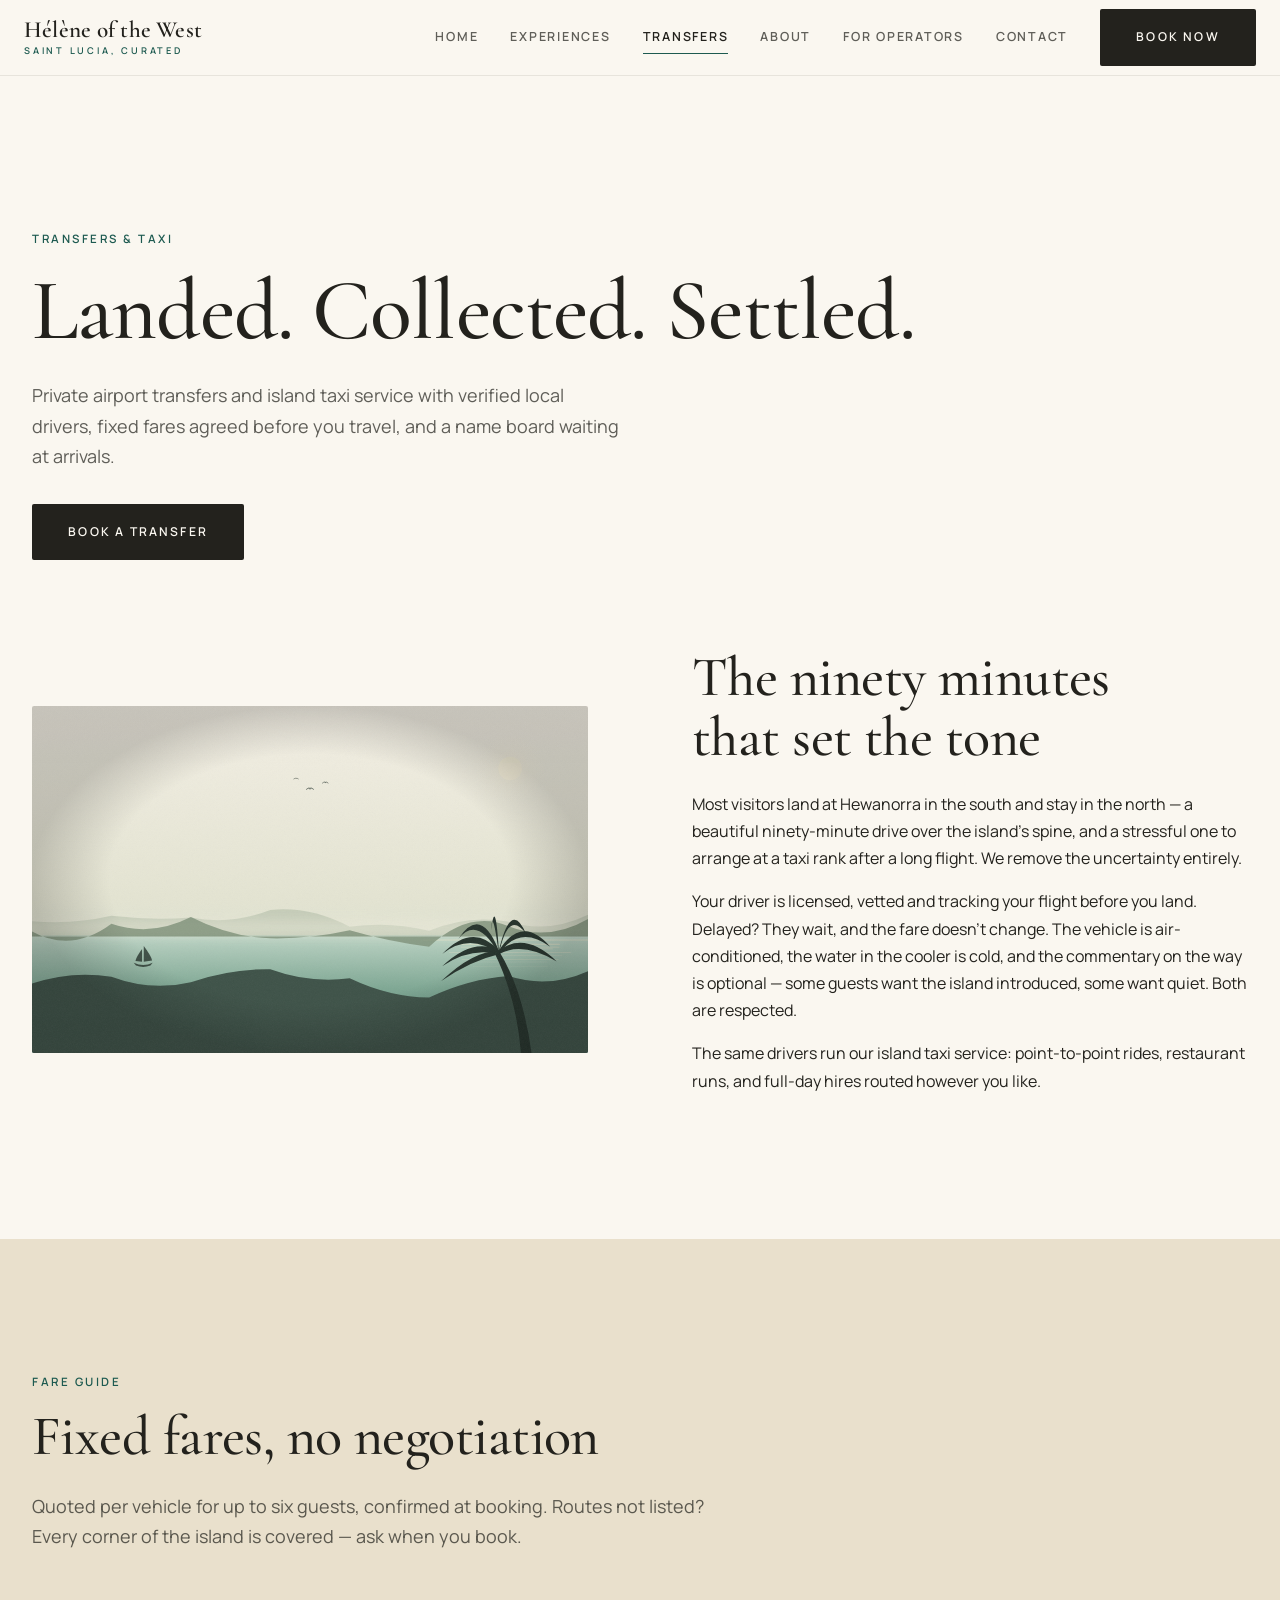
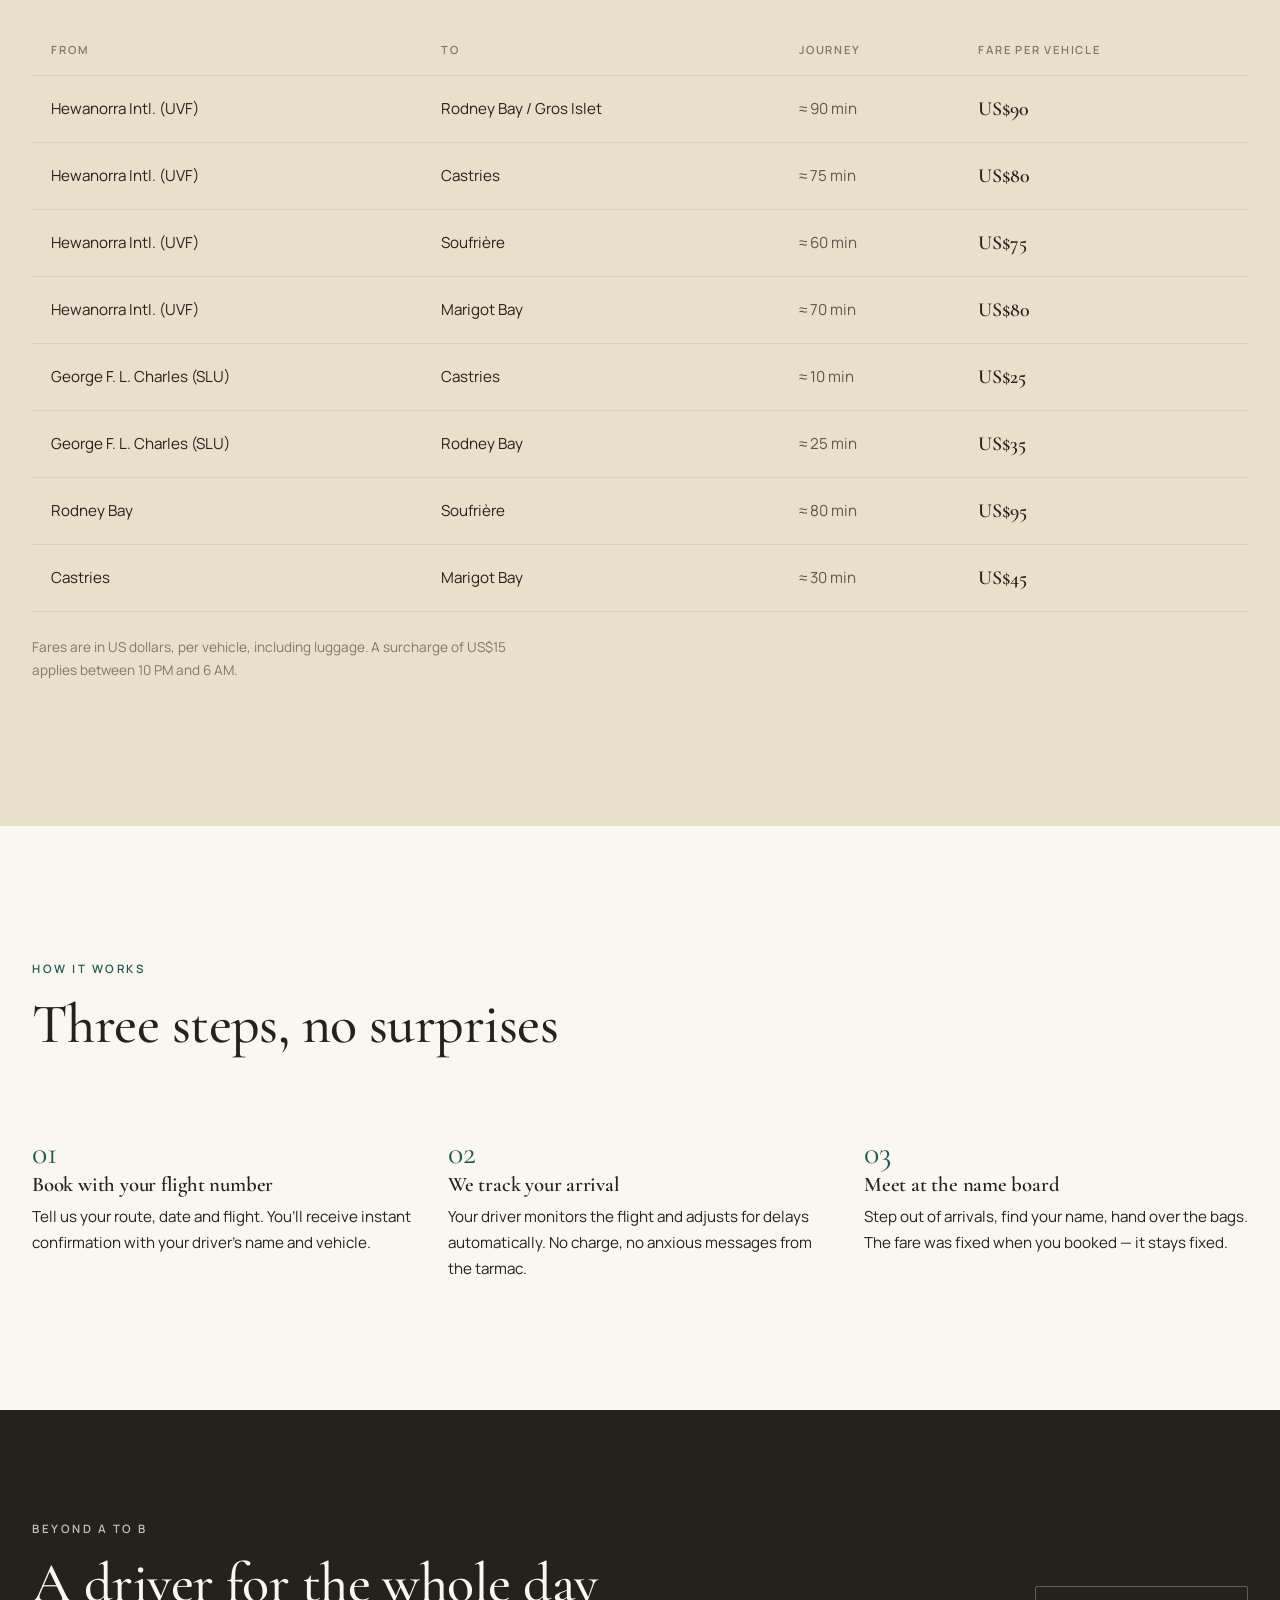
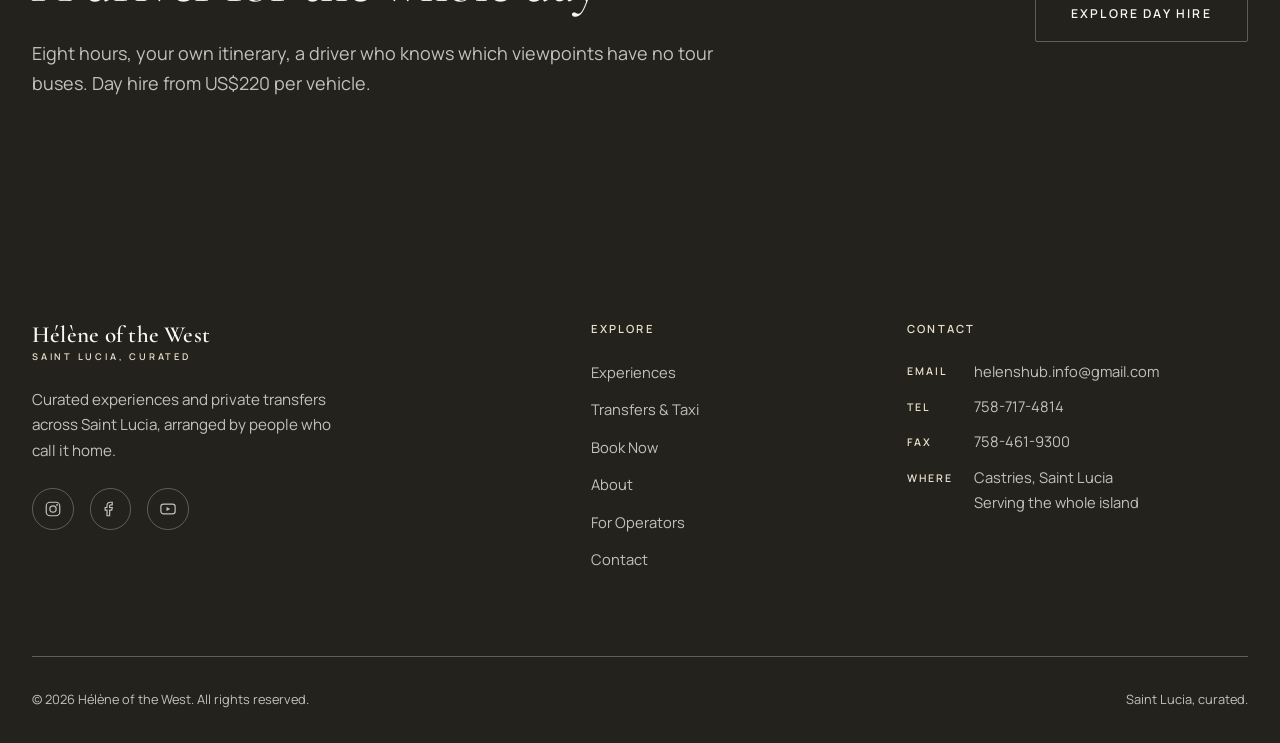
<file: transfers.html>
<!DOCTYPE html>
<html lang="en">
<head>
  <meta charset="UTF-8">
  <meta name="viewport" content="width=device-width, initial-scale=1">
  <title>Transfers &amp; Taxi — Hélène of the West</title>
  <meta name="description" content="Private airport transfers and island taxi service in Saint Lucia. Fixed fares, verified local drivers, flight tracking — Hewanorra, George F. L. Charles and island-wide.">
  <link rel="icon" href="data:image/svg+xml,%3Csvg xmlns='http://www.w3.org/2000/svg' viewBox='0 0 32 32'%3E%3Crect width='32' height='32' fill='%2323221d'/%3E%3Cpath d='M6 26 L14 8 L20 26 M17 26 L23 13 L28 26' fill='none' stroke='%23faf7f0' stroke-width='2'/%3E%3C/svg%3E">
  <link rel="stylesheet" href="css/styles.css">
</head>
<body>
  <a class="skip-link" href="#main">Skip to content</a>

  <header class="site-header">
    <div class="container container--wide">
      <a class="brand" href="index.html">Hélène of the West<small>Saint Lucia, curated</small></a>
      <button class="nav-toggle" aria-expanded="false" aria-controls="site-nav" aria-label="Open menu">
        <span></span><span></span><span></span>
      </button>
      <nav id="site-nav" class="site-nav" aria-label="Primary">
        <a href="index.html">Home</a>
        <a href="experiences.html">Experiences</a>
        <a href="transfers.html" aria-current="page">Transfers</a>
        <a href="about.html">About</a>
        <a href="operators.html">For Operators</a>
        <a href="contact.html">Contact</a>
        <a class="btn btn-primary" href="booking.html">Book Now</a>
      </nav>
    </div>
  </header>

  <main id="main">
    <section class="page-hero">
      <div class="container">
        <p class="eyebrow reveal">Transfers &amp; taxi</p>
        <h1 class="reveal">Landed. Collected. Settled.</h1>
        <p class="lede reveal reveal-d1">Private airport transfers and island taxi service with verified local drivers, fixed fares agreed before you travel, and a name board waiting at arrivals.</p>
        <p class="reveal reveal-d2" style="margin-top: var(--s-4); max-width: none;">
          <a class="btn btn-primary" href="booking.html?experience=airport-transfer">Book a Transfer</a>
        </p>
      </div>
    </section>

    <section class="section" style="padding-top: 0;">
      <div class="container">
        <div class="split split--wide">
          <figure class="reveal">
            <img src="assets/img/airport-transfer.svg" alt="The west coast road winding above the Caribbean Sea between green headlands">
          </figure>
          <div class="reveal reveal-d1">
            <h2>The ninety minutes that set the tone</h2>
            <p>Most visitors land at Hewanorra in the south and stay in the north — a beautiful ninety-minute drive over the island’s spine, and a stressful one to arrange at a taxi rank after a long flight. We remove the uncertainty entirely.</p>
            <p>Your driver is licensed, vetted and tracking your flight before you land. Delayed? They wait, and the fare doesn’t change. The vehicle is air-conditioned, the water in the cooler is cold, and the commentary on the way is optional — some guests want the island introduced, some want quiet. Both are respected.</p>
            <p>The same drivers run our island taxi service: point-to-point rides, restaurant runs, and full-day hires routed however you like.</p>
          </div>
        </div>
      </div>
    </section>

    <section class="section section--sand" aria-labelledby="fares-title">
      <div class="container">
        <div class="section-head reveal">
          <p class="eyebrow">Fare guide</p>
          <h2 id="fares-title">Fixed fares, no negotiation</h2>
          <p class="lede">Quoted per vehicle for up to six guests, confirmed at booking. Routes not listed? Every corner of the island is covered — ask when you book.</p>
        </div>
        <div class="table-scroll reveal">
          <table class="fare-table">
            <caption class="visually-hidden">Common transfer routes with fares and journey times</caption>
            <thead>
              <tr><th scope="col">From</th><th scope="col">To</th><th scope="col">Journey</th><th scope="col">Fare per vehicle</th></tr>
            </thead>
            <tbody data-fare-rows>
              <!-- Rendered from TRANSFER_ROUTES in js/data.js -->
            </tbody>
          </table>
        </div>
        <p class="form-note reveal" style="margin-top: var(--s-3);">Fares are in US dollars, per vehicle, including luggage. A surcharge of US$15 applies between 10 PM and 6 AM.</p>
      </div>
    </section>

    <section class="section" aria-labelledby="how-title">
      <div class="container">
        <div class="section-head reveal">
          <p class="eyebrow">How it works</p>
          <h2 id="how-title">Three steps, no surprises</h2>
        </div>
        <ol class="steps steps--row">
          <li class="reveal">
            <h4>Book with your flight number</h4>
            <p>Tell us your route, date and flight. You’ll receive instant confirmation with your driver’s name and vehicle.</p>
          </li>
          <li class="reveal reveal-d1">
            <h4>We track your arrival</h4>
            <p>Your driver monitors the flight and adjusts for delays automatically. No charge, no anxious messages from the tarmac.</p>
          </li>
          <li class="reveal reveal-d2">
            <h4>Meet at the name board</h4>
            <p>Step out of arrivals, find your name, hand over the bags. The fare was fixed when you booked — it stays fixed.</p>
          </li>
        </ol>
      </div>
    </section>

    <section class="section--dark band" aria-labelledby="hire-title">
      <div class="container band-inner">
        <div class="reveal">
          <p class="eyebrow">Beyond A to B</p>
          <h2 id="hire-title" class="mb-0">A driver for the whole day</h2>
          <p class="lede" style="margin-top: var(--s-3);">Eight hours, your own itinerary, a driver who knows which viewpoints have no tour buses. Day hire from US$220 per vehicle.</p>
        </div>
        <div class="reveal reveal-d1">
          <a class="btn btn-ghost" href="experience.html?id=island-day-hire">Explore Day Hire</a>
        </div>
      </div>
    </section>
  </main>

  <footer class="site-footer">
    <div class="container">
      <div class="footer-grid">
        <div>
          <a class="brand" href="index.html">Hélène of the West<small>Saint Lucia, curated</small></a>
          <p class="footer-tag">Curated experiences and private transfers across Saint Lucia, arranged by people who call it home.</p>
          <div class="social">
            <a href="https://www.instagram.com" aria-label="Hélène of the West on Instagram">
              <svg width="18" height="18" viewBox="0 0 24 24" fill="none" stroke="currentColor" stroke-width="1.6" aria-hidden="true"><rect x="3" y="3" width="18" height="18" rx="5"/><circle cx="12" cy="12" r="4.2"/><circle cx="17.4" cy="6.6" r="1.2" fill="currentColor" stroke="none"/></svg>
            </a>
            <a href="https://www.facebook.com" aria-label="Hélène of the West on Facebook">
              <svg width="18" height="18" viewBox="0 0 24 24" fill="none" stroke="currentColor" stroke-width="1.6" aria-hidden="true"><path d="M15 3h-2.5A4.5 4.5 0 0 0 8 7.5V10H5.5v3.5H8V21h3.5v-7.5h2.8l.7-3.5h-3.5V8c0-1 .5-1.5 1.5-1.5H15Z"/></svg>
            </a>
            <a href="https://www.youtube.com" aria-label="Hélène of the West on YouTube">
              <svg width="18" height="18" viewBox="0 0 24 24" fill="none" stroke="currentColor" stroke-width="1.6" aria-hidden="true"><rect x="2.5" y="5.5" width="19" height="13" rx="3.5"/><path d="M10 9.2v5.6l5-2.8Z" fill="currentColor" stroke="none"/></svg>
            </a>
          </div>
        </div>
        <nav aria-label="Footer">
          <h3 class="footer-head">Explore</h3>
          <ul class="footer-nav">
            <li><a href="experiences.html">Experiences</a></li>
            <li><a href="transfers.html">Transfers &amp; Taxi</a></li>
            <li><a href="booking.html">Book Now</a></li>
            <li><a href="about.html">About</a></li>
            <li><a href="operators.html">For Operators</a></li>
            <li><a href="contact.html">Contact</a></li>
          </ul>
        </nav>
        <div>
          <h3 class="footer-head">Contact</h3>
          <ul class="footer-contact">
            <li><span class="k">Email</span><a href="mailto:helenshub.info@gmail.com">helenshub.info@gmail.com</a></li>
            <li><span class="k">Tel</span><a href="tel:+17587174814">758-717-4814</a></li>
            <li><span class="k">Fax</span><span>758-461-9300</span></li>
            <li><span class="k">Where</span><span>Castries, Saint Lucia<br>Serving the whole island</span></li>
          </ul>
        </div>
      </div>
      <div class="footer-base">
        <p class="mb-0">© <span data-year>2026</span> Hélène of the West. All rights reserved.</p>
        <p class="mb-0">Saint Lucia, curated.</p>
      </div>
    </div>
  </footer>

  <script src="js/data.js"></script>
  <script>
    /* Fare guide rows from the shared catalogue data. */
    document.querySelector('[data-fare-rows]').innerHTML = TRANSFER_ROUTES.map((r) =>
      `<tr><td>${r.from}</td><td>${r.to}</td><td class="dur">${r.duration}</td><td class="fare">US$${r.fare}</td></tr>`
    ).join('');
  </script>
  <script src="js/main.js"></script>
</body>
</html>
</file>
<file: css/styles.css>
/* ==========================================================================
   Hélène of the West — design system
   Saint Lucia, curated.

   Contents
   1. Tokens          4. Layout primitives    7. Forms
   2. Fonts & reset   5. Header & nav         8. Page sections
   3. Typography      6. Buttons & cards      9. Motion & utilities
   ========================================================================== */

/* --------------------------------------------------------------- 1. Tokens */

:root {
  /* Brand palette — four colors only. Everything else is a tint of these. */
  --ink:   #23221d;   /* deep warm charcoal */
  --ivory: #faf7f0;   /* warm ivory */
  --sand:  #e9e0cc;   /* soft sand */
  --sea:   #1d5a50;   /* deep sea green accent */

  /* Derived tints (still the same four hues) */
  --ink-70:  rgba(35, 34, 29, 0.72);
  --ink-50:  rgba(35, 34, 29, 0.55);
  --ink-20:  rgba(35, 34, 29, 0.18);
  --ink-10:  rgba(35, 34, 29, 0.09);
  --ivory-70: rgba(250, 247, 240, 0.75);
  --ivory-30: rgba(250, 247, 240, 0.28);
  --sea-08:  rgba(29, 90, 80, 0.08);

  /* Functional (semantic only — not part of the brand palette) */
  --error: #a03d2c;

  /* Type */
  --serif: "Cormorant Garamond", "Iowan Old Style", Georgia, serif;
  --sans:  "Manrope", "Avenir Next", "Segoe UI", sans-serif;

  /* Spacing scale */
  --s-1: 0.5rem;
  --s-2: 1rem;
  --s-3: 1.5rem;
  --s-4: 2rem;
  --s-5: 3rem;
  --s-6: 4.5rem;
  --s-7: 6.5rem;
  --section: clamp(4.5rem, 10vw, 8rem);

  /* Shape & motion */
  --radius: 2px;
  --ease: cubic-bezier(0.22, 0.61, 0.36, 1);
  --dur: 0.7s;

  --header-h: 4.75rem;
  --measure: 62ch;
}

/* --------------------------------------------------------- 2. Fonts & reset */

@font-face {
  font-family: "Cormorant Garamond";
  src: url("../assets/fonts/cormorant-garamond-latin-400-normal.woff2") format("woff2");
  font-weight: 400; font-style: normal; font-display: swap;
}
@font-face {
  font-family: "Cormorant Garamond";
  src: url("../assets/fonts/cormorant-garamond-latin-400-italic.woff2") format("woff2");
  font-weight: 400; font-style: italic; font-display: swap;
}
@font-face {
  font-family: "Cormorant Garamond";
  src: url("../assets/fonts/cormorant-garamond-latin-500-normal.woff2") format("woff2");
  font-weight: 500; font-style: normal; font-display: swap;
}
@font-face {
  font-family: "Cormorant Garamond";
  src: url("../assets/fonts/cormorant-garamond-latin-600-normal.woff2") format("woff2");
  font-weight: 600; font-style: normal; font-display: swap;
}
@font-face {
  font-family: "Manrope";
  src: url("../assets/fonts/manrope-latin-400-normal.woff2") format("woff2");
  font-weight: 400; font-style: normal; font-display: swap;
}
@font-face {
  font-family: "Manrope";
  src: url("../assets/fonts/manrope-latin-500-normal.woff2") format("woff2");
  font-weight: 500; font-style: normal; font-display: swap;
}
@font-face {
  font-family: "Manrope";
  src: url("../assets/fonts/manrope-latin-600-normal.woff2") format("woff2");
  font-weight: 600; font-style: normal; font-display: swap;
}

*, *::before, *::after { box-sizing: border-box; }

html {
  scroll-behavior: smooth;
  -webkit-text-size-adjust: 100%;
}

body {
  margin: 0;
  font-family: var(--sans);
  font-weight: 400;
  font-size: 1rem;
  line-height: 1.7;
  color: var(--ink);
  background: var(--ivory);
  -webkit-font-smoothing: antialiased;
}

img, svg { display: block; max-width: 100%; }

/* ------------------------------------------------------------ 3. Typography */

h1, h2, h3, h4 {
  font-family: var(--serif);
  font-weight: 500;
  line-height: 1.06;
  letter-spacing: -0.01em;
  margin: 0 0 var(--s-3);
  text-wrap: balance;
}

h1 { font-size: clamp(2.9rem, 7vw, 5.4rem); }
h2 { font-size: clamp(2.2rem, 4.5vw, 3.5rem); }
h3 { font-size: clamp(1.5rem, 2.6vw, 2rem); }
h4 { font-size: 1.3rem; font-weight: 600; }

p { margin: 0 0 var(--s-2); max-width: var(--measure); }

a { color: inherit; }

.lede {
  font-size: 1.125rem;
  color: var(--ink-70);
}

.eyebrow {
  display: inline-block;
  font-family: var(--sans);
  font-size: 0.72rem;
  font-weight: 600;
  letter-spacing: 0.22em;
  text-transform: uppercase;
  color: var(--sea);
  margin-bottom: var(--s-2);
}

.on-dark .eyebrow { color: var(--sand); }

.serif-i { font-family: var(--serif); font-style: italic; font-weight: 400; }

::selection { background: var(--sea); color: var(--ivory); }

:focus-visible {
  outline: 2px solid var(--sea);
  outline-offset: 3px;
  border-radius: var(--radius);
}
.on-dark :focus-visible, .site-footer :focus-visible, .site-header.is-open :focus-visible {
  outline-color: var(--sand);
}

.skip-link {
  position: absolute;
  left: var(--s-2); top: -4rem;
  z-index: 200;
  background: var(--ink); color: var(--ivory);
  padding: 0.6rem 1.1rem;
  font-size: 0.8rem; font-weight: 600; letter-spacing: 0.1em; text-transform: uppercase;
  text-decoration: none;
  transition: top 0.25s var(--ease);
}
.skip-link:focus-visible { top: var(--s-2); }

/* ----------------------------------------------------- 4. Layout primitives */

.container {
  width: min(100% - 3rem, 76rem);
  margin-inline: auto;
}
.container--narrow { width: min(100% - 3rem, 52rem); }
.container--wide { width: min(100% - 3rem, 88rem); }

.section { padding-block: var(--section); }
.section--sand { background: var(--sand); }
.section--dark { background: var(--ink); color: var(--ivory); }
.section--dark p { color: var(--ivory-70); }

.section-head { max-width: 44rem; margin-bottom: var(--s-6); }
.section-head--center { margin-inline: auto; text-align: center; }
.section-head--center p { margin-inline: auto; }

.grid { display: grid; gap: var(--s-4); }
@media (min-width: 720px) {
  .grid--2 { grid-template-columns: 1fr 1fr; }
  .grid--3 { grid-template-columns: repeat(3, 1fr); }
}

hr.rule {
  border: 0;
  border-top: 1px solid var(--ink-20);
  margin: var(--s-5) 0;
}

/* -------------------------------------------------------- 5. Header & nav */

.site-header {
  position: fixed;
  inset: 0 0 auto 0;
  z-index: 100;
  height: var(--header-h);
  display: flex;
  align-items: center;
  background: var(--ivory);
  border-bottom: 1px solid var(--ink-10);
  transition: background 0.4s var(--ease), border-color 0.4s var(--ease), box-shadow 0.4s var(--ease);
}

.site-header .container--wide {
  display: flex;
  align-items: center;
  justify-content: space-between;
  gap: var(--s-3);
}

/* Transparent variant sits over the home hero until the page scrolls */
.site-header--overlay:not(.is-scrolled):not(.is-open) {
  background: transparent;
  border-bottom-color: transparent;
}
.site-header.is-scrolled { box-shadow: 0 1px 24px rgba(35, 34, 29, 0.07); }

.brand {
  font-family: var(--serif);
  font-size: 1.45rem;
  font-weight: 600;
  letter-spacing: 0.01em;
  text-decoration: none;
  line-height: 1.1;
}
.brand small {
  display: block;
  font-family: var(--sans);
  font-size: 0.58rem;
  font-weight: 600;
  letter-spacing: 0.3em;
  text-transform: uppercase;
  color: var(--sea);
  margin-top: 0.15rem;
}

.site-nav { display: flex; align-items: center; gap: var(--s-4); }

.site-nav a:not(.btn) {
  font-size: 0.78rem;
  font-weight: 600;
  letter-spacing: 0.14em;
  text-transform: uppercase;
  text-decoration: none;
  color: var(--ink-70);
  padding: 0.35rem 0;
  border-bottom: 1px solid transparent;
  transition: color 0.3s var(--ease), border-color 0.3s var(--ease);
}
.site-nav a:not(.btn):hover { color: var(--ink); }
.site-nav a[aria-current="page"] {
  color: var(--ink);
  border-bottom-color: var(--sea);
}

.nav-toggle {
  display: none;
  appearance: none;
  background: none;
  border: 0;
  padding: 0.6rem;
  margin-right: -0.6rem;
  cursor: pointer;
}
.nav-toggle span {
  display: block;
  width: 26px; height: 2px;
  background: var(--ink);
  margin: 6px 0;
  transition: transform 0.35s var(--ease), opacity 0.35s var(--ease);
}

@media (max-width: 899px) {
  .nav-toggle { display: block; z-index: 120; }
  .site-nav {
    position: fixed;
    inset: 0;
    z-index: 110;
    flex-direction: column;
    justify-content: center;
    gap: var(--s-3);
    background: var(--ink);
    opacity: 0;
    visibility: hidden;
    transition: opacity 0.4s var(--ease), visibility 0s linear 0.4s;
  }
  .site-header.is-open .site-nav {
    opacity: 1;
    visibility: visible;
    transition-delay: 0s;
  }
  .site-nav a:not(.btn) {
    font-family: var(--serif);
    font-size: 1.9rem;
    font-weight: 500;
    letter-spacing: 0.01em;
    text-transform: none;
    color: var(--ivory);
  }
  .site-nav a:not(.btn):hover { color: var(--sand); }
  .site-nav a[aria-current="page"] { color: var(--sand); border-bottom-color: var(--sand); }
  .site-header.is-open .nav-toggle span { background: var(--ivory); }
  .site-header.is-open .nav-toggle span:nth-child(1) { transform: translateY(8px) rotate(45deg); }
  .site-header.is-open .nav-toggle span:nth-child(2) { opacity: 0; }
  .site-header.is-open .nav-toggle span:nth-child(3) { transform: translateY(-8px) rotate(-45deg); }
  .site-nav .btn-primary { background: var(--ivory); color: var(--ink); margin-top: var(--s-2); }
}

main { display: block; }
body:not(.has-hero) main { padding-top: var(--header-h); }

/* ----------------------------------------------------- 6. Buttons & cards */

.btn {
  display: inline-block;
  font-family: var(--sans);
  font-size: 0.76rem;
  font-weight: 600;
  letter-spacing: 0.18em;
  text-transform: uppercase;
  text-decoration: none;
  text-align: center;
  padding: 1.05rem 2.2rem;
  border: 1px solid transparent;
  border-radius: var(--radius);
  cursor: pointer;
  transition: background 0.35s var(--ease), color 0.35s var(--ease), border-color 0.35s var(--ease);
}
.btn:disabled { opacity: 0.45; cursor: not-allowed; }

.btn-primary { background: var(--ink); color: var(--ivory); }
.btn-primary:hover:not(:disabled) { background: var(--sea); }

.btn-light { background: var(--ivory); color: var(--ink); }
.btn-light:hover:not(:disabled) { background: var(--sand); }

.btn-ghost { border-color: var(--ink-20); color: var(--ink); background: transparent; }
.btn-ghost:hover:not(:disabled) { border-color: var(--ink); }
.on-dark .btn-ghost, .section--dark .btn-ghost { border-color: var(--ivory-30); color: var(--ivory); }
.on-dark .btn-ghost:hover:not(:disabled), .section--dark .btn-ghost:hover:not(:disabled) { border-color: var(--ivory); }

.text-link {
  font-size: 0.78rem;
  font-weight: 600;
  letter-spacing: 0.16em;
  text-transform: uppercase;
  text-decoration: none;
  color: var(--sea);
  border-bottom: 1px solid currentColor;
  padding-bottom: 0.2rem;
  transition: color 0.3s var(--ease);
}
.text-link:hover { color: var(--ink); }
.section--dark .text-link { color: var(--sand); }
.section--dark .text-link:hover { color: var(--ivory); }

/* Experience / content cards */
.card {
  display: flex;
  flex-direction: column;
  text-decoration: none;
  color: inherit;
}
.card-media {
  overflow: hidden;
  border-radius: var(--radius);
  aspect-ratio: 8 / 5;
  background: var(--sand);
}
.card-media img {
  width: 100%; height: 100%;
  object-fit: cover;
  transition: transform 1.4s var(--ease);
}
.card:hover .card-media img,
.card:focus-visible .card-media img { transform: scale(1.05); }

.card-body { padding-top: var(--s-3); }
.card-meta {
  display: flex;
  flex-wrap: wrap;
  gap: 0.4rem 1.2rem;
  font-size: 0.72rem;
  font-weight: 600;
  letter-spacing: 0.14em;
  text-transform: uppercase;
  color: var(--ink-50);
  margin-bottom: 0.7rem;
}
.card-meta .cat { color: var(--sea); }
.card h3 { margin-bottom: 0.5rem; }
.card .card-desc { color: var(--ink-70); font-size: 0.95rem; margin-bottom: 0.9rem; }
.card-foot {
  margin-top: auto;
  display: flex;
  align-items: baseline;
  justify-content: space-between;
  gap: var(--s-2);
  font-size: 0.86rem;
  color: var(--ink-70);
}
.card-foot .price { font-family: var(--serif); font-size: 1.35rem; font-weight: 600; color: var(--ink); }
.card-foot .price small { font-family: var(--sans); font-size: 0.72rem; font-weight: 500; color: var(--ink-50); }

/* Review cards */
.review {
  background: var(--ivory);
  border: 1px solid var(--ink-10);
  border-radius: var(--radius);
  padding: var(--s-4);
}
.review blockquote {
  margin: 0 0 var(--s-3);
  font-family: var(--serif);
  font-size: 1.35rem;
  font-weight: 400;
  line-height: 1.4;
}
.review .stars { color: var(--sea); letter-spacing: 0.2em; margin-bottom: var(--s-2); font-size: 0.8rem; }
.review figcaption { font-size: 0.8rem; font-weight: 600; letter-spacing: 0.12em; text-transform: uppercase; color: var(--ink-50); }

/* ------------------------------------------------------------------ 7. Forms */

.field { margin-bottom: var(--s-3); }

.field label,
fieldset legend {
  display: block;
  font-size: 0.72rem;
  font-weight: 600;
  letter-spacing: 0.16em;
  text-transform: uppercase;
  color: var(--ink-70);
  margin-bottom: 0.55rem;
}
.field label .opt { text-transform: none; letter-spacing: 0.02em; font-weight: 500; color: var(--ink-50); }

.field input,
.field select,
.field textarea {
  width: 100%;
  font-family: var(--sans);
  font-size: 1rem;
  color: var(--ink);
  background: #fff;
  border: 1px solid var(--ink-20);
  border-radius: var(--radius);
  padding: 0.85rem 1rem;
  transition: border-color 0.3s var(--ease), box-shadow 0.3s var(--ease);
}
.field select { appearance: none; background-image: url("data:image/svg+xml,%3Csvg xmlns='http://www.w3.org/2000/svg' width='12' height='8'%3E%3Cpath d='M1 1l5 5 5-5' fill='none' stroke='%2323221d' stroke-width='1.5'/%3E%3C/svg%3E"); background-repeat: no-repeat; background-position: right 1rem center; padding-right: 2.6rem; }
.field textarea { min-height: 8.5rem; resize: vertical; }

.field input:focus,
.field select:focus,
.field textarea:focus {
  outline: none;
  border-color: var(--sea);
  box-shadow: 0 0 0 3px var(--sea-08);
}

.field input[aria-invalid="true"],
.field select[aria-invalid="true"],
.field textarea[aria-invalid="true"] { border-color: var(--error); }

.field .error {
  display: none;
  font-size: 0.82rem;
  font-weight: 500;
  color: var(--error);
  margin-top: 0.45rem;
}
.field .error.is-visible { display: block; }

.form-grid { display: grid; gap: 0 var(--s-3); }
@media (min-width: 640px) { .form-grid { grid-template-columns: 1fr 1fr; } .form-grid .span-2 { grid-column: span 2; } }

fieldset { border: 0; padding: 0; margin: 0 0 var(--s-3); }

.form-note { font-size: 0.85rem; color: var(--ink-50); }

/* Form success state */
.form-success { text-align: center; padding: var(--s-5) 0; }
.form-success .tick {
  width: 4rem; height: 4rem;
  margin: 0 auto var(--s-3);
  border-radius: 50%;
  background: var(--sea);
  color: var(--ivory);
  display: grid; place-items: center;
}

/* ------------------------------------------------------- 8. Page sections */

/* Hero */
.hero {
  position: relative;
  min-height: 100svh;
  display: flex;
  align-items: flex-end;
  color: var(--ink);
  isolation: isolate;
}
.hero-media {
  position: absolute; inset: 0; z-index: -1;
  overflow: hidden;
}
.hero-media img { width: 100%; height: 100%; object-fit: cover; }
.hero-media::after {
  content: "";
  position: absolute; inset: 0;
  background:
    linear-gradient(to top right, rgba(35,34,29,0.42) 0%, rgba(35,34,29,0.12) 42%, rgba(35,34,29,0) 65%),
    linear-gradient(to bottom, rgba(250,247,240,0.12), rgba(250,247,240,0) 28%, rgba(35,34,29,0.3) 100%);
}
.hero-inner { padding-block: var(--s-7) var(--s-6); color: var(--ivory); }
.hero-inner h1 { max-width: 13ch; margin-bottom: var(--s-3); text-shadow: 0 1px 30px rgba(35,34,29,0.35); }
.hero-inner .lede { color: var(--ivory); opacity: 0.92; max-width: 42ch; margin-bottom: var(--s-4); text-shadow: 0 1px 18px rgba(35,34,29,0.4); }

.scroll-cue {
  position: absolute;
  left: 50%;
  bottom: 1.6rem;
  transform: translateX(-50%);
  color: var(--ivory);
  opacity: 0.85;
  font-size: 0.64rem;
  font-weight: 600;
  letter-spacing: 0.3em;
  text-transform: uppercase;
  text-decoration: none;
  text-align: center;
}
.scroll-cue::after {
  content: "";
  display: block;
  width: 1px; height: 2.6rem;
  margin: 0.7rem auto 0;
  background: var(--ivory);
  animation: cue 2.6s var(--ease) infinite;
  transform-origin: top;
}
@keyframes cue {
  0% { transform: scaleY(0); }
  45% { transform: scaleY(1); }
  100% { transform: scaleY(1); opacity: 0; }
}

/* Page hero (interior pages) */
.page-hero { padding: calc(var(--header-h) + var(--s-6)) 0 var(--s-6); }
.page-hero .lede { max-width: 54ch; }

/* Interactive gallery trail */
.trail {
  position: relative;
  overflow: hidden;
  padding-block: clamp(7rem, 18vw, 13rem);
  background: var(--sand);
  cursor: crosshair;
}
.trail-statement {
  position: relative;
  z-index: 2;
  text-align: center;
  pointer-events: none;
}
.trail-statement h2 {
  font-size: clamp(2.4rem, 5.4vw, 4.4rem);
  max-width: 18ch;
  margin-inline: auto;
  text-shadow: 0 0 26px var(--sand), 0 0 60px var(--sand);
}
.trail-statement .eyebrow { text-shadow: 0 0 18px var(--sand); }
.trail-img {
  position: absolute;
  z-index: 1;
  width: clamp(200px, 24vw, 340px);
  aspect-ratio: 4 / 5;
  object-fit: cover;
  border-radius: var(--radius);
  pointer-events: none;
  opacity: 0;
  transform: translate(-50%, -50%) scale(0.72);
  transition: opacity 0.55s var(--ease), transform 0.9s var(--ease);
  box-shadow: 0 18px 60px rgba(35, 34, 29, 0.2);
}
.trail-img.is-live { opacity: 1; transform: translate(-50%, -50%) scale(1); }
.trail-img.is-out { opacity: 0; transform: translate(-50%, -52%) scale(1.04); }
.trail-hint {
  position: relative; z-index: 2;
  text-align: center;
  margin-top: var(--s-4);
  font-size: 0.7rem; font-weight: 600;
  letter-spacing: 0.24em; text-transform: uppercase;
  color: var(--ink-50);
  pointer-events: none;
}
.trail-fallback { display: none; }
@media (max-width: 719px) {
  .trail { cursor: default; }
  .trail-hint { display: none; }
  .trail-fallback {
    display: grid;
    grid-template-columns: repeat(3, 1fr);
    gap: var(--s-1);
    margin-top: var(--s-5);
    padding-inline: var(--s-2);
  }
  .trail-fallback img { aspect-ratio: 4/5; object-fit: cover; border-radius: var(--radius); }
}

/* Filters */
.filters {
  display: flex;
  flex-wrap: wrap;
  align-items: center;
  gap: var(--s-2) var(--s-3);
  margin-bottom: var(--s-5);
}
.filter-group { display: flex; flex-wrap: wrap; gap: 0.5rem; align-items: center; }
.filter-label {
  font-size: 0.7rem; font-weight: 600;
  letter-spacing: 0.18em; text-transform: uppercase;
  color: var(--ink-50);
  margin-right: 0.4rem;
}
.chip {
  appearance: none;
  font-family: var(--sans);
  font-size: 0.74rem;
  font-weight: 600;
  letter-spacing: 0.1em;
  text-transform: uppercase;
  color: var(--ink-70);
  background: transparent;
  border: 1px solid var(--ink-20);
  border-radius: 999px;
  padding: 0.5rem 1.1rem;
  cursor: pointer;
  transition: background 0.3s var(--ease), color 0.3s var(--ease), border-color 0.3s var(--ease);
}
.chip:hover { border-color: var(--ink); color: var(--ink); }
.chip[aria-pressed="true"] { background: var(--ink); border-color: var(--ink); color: var(--ivory); }

.results-count { font-size: 0.85rem; color: var(--ink-50); margin-left: auto; }
.empty-note {
  grid-column: 1 / -1;
  text-align: center;
  padding: var(--s-6) var(--s-2);
  color: var(--ink-70);
  font-family: var(--serif);
  font-size: 1.4rem;
}

/* Detail page */
.detail-gallery {
  display: grid;
  grid-template-columns: 2fr 1fr;
  gap: var(--s-1);
}
.detail-gallery img { width: 100%; height: 100%; object-fit: cover; border-radius: var(--radius); }
.detail-gallery .main { grid-row: span 2; aspect-ratio: 4/3; }
.detail-gallery .side { aspect-ratio: auto; min-height: 0; }
@media (max-width: 719px) {
  .detail-gallery { grid-template-columns: 1fr; }
  .detail-gallery .main { grid-row: auto; }
  .detail-gallery .side { display: none; }
}

.detail-layout { display: grid; gap: var(--s-6); align-items: start; }
@media (min-width: 900px) { .detail-layout { grid-template-columns: 1.7fr 1fr; } }

.spec-list { list-style: none; margin: 0; padding: 0; }
.spec-list li {
  display: flex; justify-content: space-between; gap: var(--s-2);
  padding: 0.8rem 0;
  border-bottom: 1px solid var(--ink-10);
  font-size: 0.92rem;
}
.spec-list .k { font-weight: 600; font-size: 0.72rem; letter-spacing: 0.14em; text-transform: uppercase; color: var(--ink-50); padding-top: 0.2rem; white-space: nowrap; }
.spec-list .v { text-align: right; }

.check-list { list-style: none; margin: 0 0 var(--s-3); padding: 0; }
.check-list li { position: relative; padding: 0.3rem 0 0.3rem 1.8rem; }
.check-list li::before {
  content: "";
  position: absolute; left: 0; top: 0.78rem;
  width: 0.85rem; height: 0.45rem;
  border-left: 2px solid var(--sea);
  border-bottom: 2px solid var(--sea);
  transform: rotate(-45deg);
}

.book-panel {
  position: sticky;
  top: calc(var(--header-h) + var(--s-3));
  background: #fff;
  border: 1px solid var(--ink-10);
  border-radius: var(--radius);
  padding: var(--s-4);
  box-shadow: 0 24px 70px rgba(35,34,29,0.08);
}
.book-panel .price-line { display: flex; align-items: baseline; gap: 0.6rem; margin-bottom: var(--s-1); }
.book-panel .price-line .amount { font-family: var(--serif); font-size: 2.4rem; font-weight: 600; line-height: 1; }
.book-panel .price-line .unit { font-size: 0.8rem; color: var(--ink-50); }
.book-panel .btn { width: 100%; margin-top: var(--s-3); }
.book-panel .assurance { margin: var(--s-3) 0 0; padding: 0; list-style: none; font-size: 0.8rem; color: var(--ink-50); }
.book-panel .assurance li { padding: 0.22rem 0 0.22rem 1.4rem; position: relative; }
.book-panel .assurance li::before { content: ""; position: absolute; left: 0; top: 0.62rem; width: 0.6rem; height: 0.32rem; border-left: 2px solid var(--sea); border-bottom: 2px solid var(--sea); transform: rotate(-45deg); }

/* Fare table */
.fare-table { width: 100%; border-collapse: collapse; font-size: 0.95rem; }
.fare-table th, .fare-table td { text-align: left; padding: 1rem 1.2rem; border-bottom: 1px solid var(--ink-10); }
.fare-table th {
  font-size: 0.7rem; font-weight: 600;
  letter-spacing: 0.16em; text-transform: uppercase;
  color: var(--ink-50);
}
.fare-table td.fare { font-family: var(--serif); font-size: 1.25rem; font-weight: 600; white-space: nowrap; }
.fare-table td.dur { color: var(--ink-70); white-space: nowrap; }
.table-scroll { overflow-x: auto; -webkit-overflow-scrolling: touch; }

/* Steps / numbered list */
.steps { list-style: none; margin: 0; padding: 0; counter-reset: step; display: grid; gap: var(--s-4); }
@media (min-width: 720px) { .steps--row { grid-template-columns: repeat(3, 1fr); } }
.steps li { counter-increment: step; position: relative; padding-top: var(--s-5); }
.steps li::before {
  content: "0" counter(step);
  position: absolute; top: 0; left: 0;
  font-family: var(--serif);
  font-size: 2rem;
  font-weight: 400;
  color: var(--sea);
}
.section--dark .steps li::before { color: var(--sand); }
.steps h4 { margin-bottom: 0.5rem; }
.steps p { font-size: 0.95rem; margin: 0; }

/* Booking flow */
.book-progress {
  display: flex;
  gap: var(--s-1);
  margin-bottom: var(--s-5);
  list-style: none; padding: 0;
}
.book-progress li {
  flex: 1;
  font-size: 0.66rem;
  font-weight: 600;
  letter-spacing: 0.14em;
  text-transform: uppercase;
  color: var(--ink-50);
  padding-top: 0.8rem;
  border-top: 2px solid var(--ink-20);
  transition: color 0.3s var(--ease), border-color 0.3s var(--ease);
}
.book-progress li.is-active { color: var(--ink); border-top-color: var(--sea); }
.book-progress li.is-done { color: var(--sea); border-top-color: var(--sea); }
@media (max-width: 639px) { .book-progress li span { display: none; } .book-progress li.is-active span { display: inline; } }

.book-step { display: none; }
.book-step.is-active { display: block; animation: step-in 0.55s var(--ease); }
@keyframes step-in { from { opacity: 0; transform: translateY(14px); } to { opacity: 1; transform: none; } }

.option-grid { display: grid; gap: var(--s-2); }
@media (min-width: 640px) { .option-grid { grid-template-columns: 1fr 1fr; } }
.option-card { position: relative; }
.option-card input {
  position: absolute;
  opacity: 0;
  inset: 0;
  cursor: pointer;
}
.option-card .option-body {
  display: flex; gap: var(--s-2); align-items: center;
  border: 1px solid var(--ink-20);
  border-radius: var(--radius);
  padding: 0.9rem;
  background: #fff;
  transition: border-color 0.3s var(--ease), box-shadow 0.3s var(--ease);
}
.option-card img { width: 72px; height: 72px; object-fit: cover; border-radius: var(--radius); flex: none; }
.option-card .t { font-family: var(--serif); font-size: 1.15rem; font-weight: 600; line-height: 1.2; }
.option-card .m { font-size: 0.78rem; color: var(--ink-50); margin-top: 0.25rem; }
.option-card input:checked + .option-body { border-color: var(--sea); box-shadow: 0 0 0 1px var(--sea), 0 14px 40px rgba(29,90,80,0.1); }
.option-card input:focus-visible + .option-body { outline: 2px solid var(--sea); outline-offset: 3px; }

.book-nav { display: flex; justify-content: space-between; align-items: center; gap: var(--s-2); margin-top: var(--s-4); }
.btn-back {
  appearance: none; background: none; border: 0; cursor: pointer;
  font-family: var(--sans); font-size: 0.76rem; font-weight: 600;
  letter-spacing: 0.16em; text-transform: uppercase;
  color: var(--ink-50); padding: 0.8rem 0;
  transition: color 0.3s var(--ease);
}
.btn-back:hover { color: var(--ink); }

.review-block { border: 1px solid var(--ink-10); border-radius: var(--radius); padding: var(--s-3) var(--s-4); background: #fff; margin-bottom: var(--s-3); }
.review-block h4 { display: flex; justify-content: space-between; align-items: baseline; margin-bottom: var(--s-2); }
.review-block h4 .edit {
  font-family: var(--sans); font-size: 0.7rem; font-weight: 600;
  letter-spacing: 0.14em; text-transform: uppercase;
  color: var(--sea); background: none; border: 0; cursor: pointer; padding: 0;
  border-bottom: 1px solid currentColor;
}
.review-block dl { display: grid; grid-template-columns: auto 1fr; gap: 0.35rem var(--s-3); margin: 0; font-size: 0.92rem; }
.review-block dt { font-weight: 600; font-size: 0.7rem; letter-spacing: 0.13em; text-transform: uppercase; color: var(--ink-50); padding-top: 0.25rem; }
.review-block dd { margin: 0; }
.total-line {
  display: flex; justify-content: space-between; align-items: baseline;
  padding: var(--s-2) 0; border-top: 1px solid var(--ink-20);
  font-family: var(--serif); font-size: 1.5rem; font-weight: 600;
}
.total-line small { font-family: var(--sans); font-size: 0.75rem; font-weight: 500; color: var(--ink-50); }

.trust-strip {
  display: flex; flex-wrap: wrap; gap: var(--s-2) var(--s-4);
  margin: var(--s-3) 0;
  font-size: 0.78rem; font-weight: 600;
  letter-spacing: 0.1em; text-transform: uppercase;
  color: var(--ink-50);
}
.trust-strip span { display: inline-flex; align-items: center; gap: 0.55rem; }
.trust-strip svg { color: var(--sea); flex: none; }

/* Loading + confirmation */
.spinner {
  width: 2.6rem; height: 2.6rem;
  border: 2px solid var(--ink-20);
  border-top-color: var(--sea);
  border-radius: 50%;
  margin: 0 auto var(--s-3);
  animation: spin 0.9s linear infinite;
}
@keyframes spin { to { transform: rotate(360deg); } }

.conf-ref {
  display: inline-block;
  font-family: var(--sans);
  font-size: 1.05rem;
  font-weight: 600;
  letter-spacing: 0.28em;
  background: var(--sand);
  border-radius: var(--radius);
  padding: 0.9rem 1.6rem;
  margin: var(--s-2) 0 var(--s-4);
}

/* Operator band */
.band { padding-block: var(--s-7); }
.band-inner { display: grid; gap: var(--s-4); align-items: center; }
@media (min-width: 800px) { .band-inner { grid-template-columns: 1.4fr auto; } }

/* Photo split layouts (About) */
.split { display: grid; gap: var(--s-5); align-items: center; }
@media (min-width: 800px) {
  .split { grid-template-columns: 1fr 1fr; gap: var(--s-7); }
  .split--flip > :first-child { order: 2; }
}
.split figure { margin: 0; overflow: hidden; border-radius: var(--radius); }
.split figure img { width: 100%; aspect-ratio: 4/5; object-fit: cover; transition: transform 1.6s var(--ease); }
.split figure:hover img { transform: scale(1.04); }
.split--wide figure img { aspect-ratio: 8/5; }

/* Stat row */
.stats { display: grid; grid-template-columns: repeat(2, 1fr); gap: var(--s-4); }
@media (min-width: 720px) { .stats { grid-template-columns: repeat(4, 1fr); } }
.stats .n { font-family: var(--serif); font-size: clamp(2.4rem, 4vw, 3.4rem); font-weight: 500; line-height: 1; }
.stats .l { font-size: 0.72rem; font-weight: 600; letter-spacing: 0.16em; text-transform: uppercase; color: var(--ink-50); margin-top: 0.6rem; }
.section--dark .stats .l { color: var(--ivory-70); }

/* Contact */
.contact-list { list-style: none; margin: 0; padding: 0; }
.contact-list li { padding: 0.9rem 0; border-bottom: 1px solid var(--ink-10); display: flex; gap: var(--s-3); align-items: baseline; }
.contact-list .k { flex: none; width: 5.5rem; font-size: 0.7rem; font-weight: 600; letter-spacing: 0.16em; text-transform: uppercase; color: var(--ink-50); }
.contact-list a { text-decoration: none; border-bottom: 1px solid var(--ink-20); transition: border-color 0.3s var(--ease); }
.contact-list a:hover { border-color: var(--sea); }

/* ------------------------------------------------------------- 9. Footer */

.site-footer {
  background: var(--ink);
  color: var(--ivory);
  padding: var(--s-7) 0 var(--s-4);
}
.footer-grid {
  display: grid;
  gap: var(--s-5);
  margin-bottom: var(--s-6);
}
@media (min-width: 800px) { .footer-grid { grid-template-columns: 2fr 1fr 1.4fr; gap: var(--s-6); } }

.site-footer .brand { color: var(--ivory); }
.site-footer .brand small { color: var(--sand); }
.footer-tag { margin-top: var(--s-3); color: var(--ivory-70); max-width: 34ch; font-size: 0.95rem; }

.footer-head {
  font-size: 0.7rem; font-weight: 600;
  letter-spacing: 0.2em; text-transform: uppercase;
  color: var(--sand);
  margin: 0 0 var(--s-3);
  font-family: var(--sans);
}
.footer-nav { list-style: none; margin: 0; padding: 0; }
.footer-nav li { margin-bottom: 0.65rem; }
.footer-nav a {
  color: var(--ivory-70);
  text-decoration: none;
  font-size: 0.92rem;
  transition: color 0.3s var(--ease);
}
.footer-nav a:hover { color: var(--ivory); }

.footer-contact { list-style: none; margin: 0; padding: 0; font-size: 0.92rem; color: var(--ivory-70); }
.footer-contact li { display: flex; gap: var(--s-2); margin-bottom: 0.65rem; }
.footer-contact .k { flex: none; width: 3.2rem; font-size: 0.66rem; font-weight: 600; letter-spacing: 0.18em; text-transform: uppercase; color: var(--sand); padding-top: 0.3rem; }
.footer-contact a { color: inherit; text-decoration: none; transition: color 0.3s var(--ease); }
.footer-contact a:hover { color: var(--ivory); }

.social { display: flex; gap: var(--s-2); margin-top: var(--s-3); }
.social a {
  display: grid; place-items: center;
  width: 2.6rem; height: 2.6rem;
  border: 1px solid var(--ivory-30);
  border-radius: 50%;
  color: var(--ivory-70);
  transition: color 0.3s var(--ease), border-color 0.3s var(--ease);
}
.social a:hover { color: var(--ivory); border-color: var(--ivory); }

.footer-base {
  border-top: 1px solid var(--ivory-30);
  padding-top: var(--s-4);
  display: flex; flex-wrap: wrap; justify-content: space-between; gap: var(--s-2);
  font-size: 0.8rem;
  color: var(--ivory-70);
}

/* ------------------------------------------------- Motion & utilities */

.reveal {
  opacity: 0;
  transform: translateY(26px);
  transition: opacity var(--dur) var(--ease), transform var(--dur) var(--ease);
}
.reveal.is-in { opacity: 1; transform: none; }
.reveal-d1 { transition-delay: 0.12s; }
.reveal-d2 { transition-delay: 0.24s; }
.reveal-d3 { transition-delay: 0.36s; }

.visually-hidden {
  position: absolute !important;
  width: 1px; height: 1px;
  margin: -1px; padding: 0;
  overflow: hidden;
  clip: rect(0 0 0 0);
  white-space: nowrap;
  border: 0;
}

.center { text-align: center; }
.mt-0 { margin-top: 0; } .mb-0 { margin-bottom: 0; }

@media (prefers-reduced-motion: reduce) {
  html { scroll-behavior: auto; }
  *, *::before, *::after {
    animation-duration: 0.01ms !important;
    animation-iteration-count: 1 !important;
    transition-duration: 0.01ms !important;
  }
  .reveal { opacity: 1; transform: none; }
  .trail-img { display: none !important; }
  .trail-fallback { display: grid; grid-template-columns: repeat(3, 1fr); gap: var(--s-1); margin-top: var(--s-5); }
}
</file>
